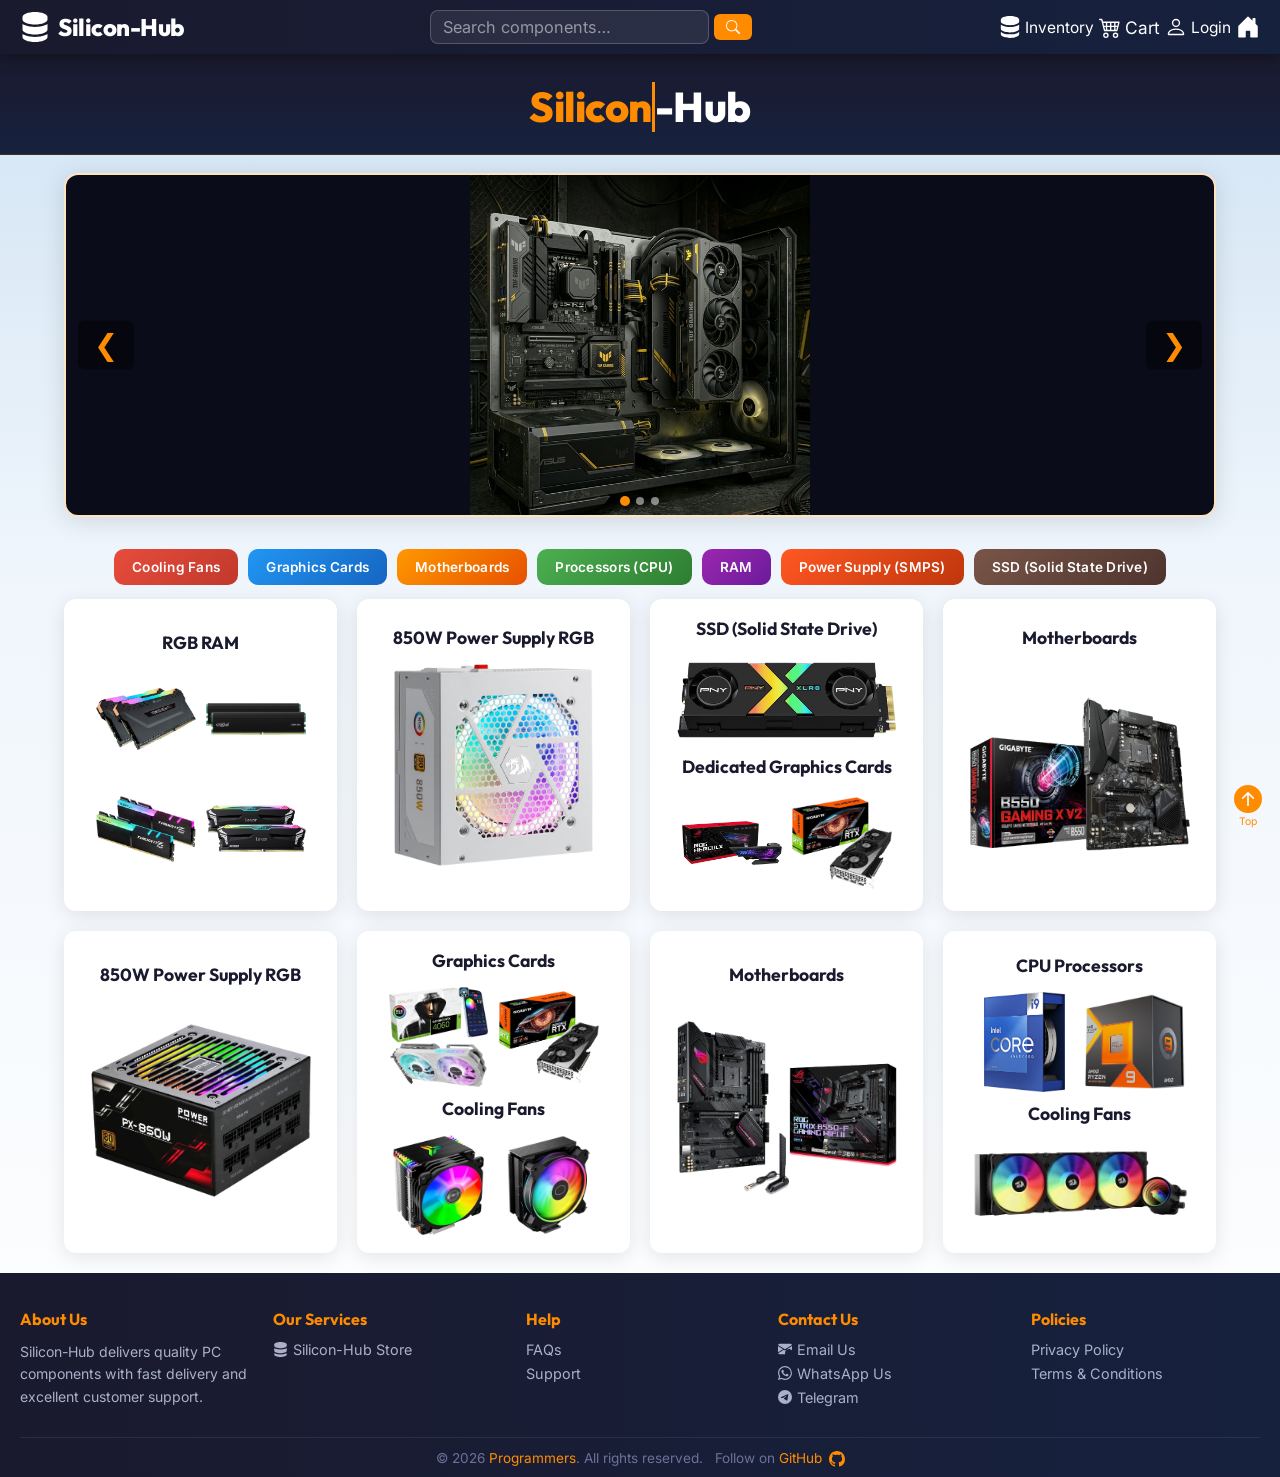
<file: index.html>
<!DOCTYPE html>
<html lang="en">
<head>
  <meta charset="UTF-8">
  <meta name="viewport" content="width=device-width, initial-scale=1.0">
  <meta name="description" content="Silicon-Hub - Shop PC components including CPUs, GPUs, RAM, SSDs, Motherboards, Cooling Fans and Power Supplies.">
  <title>Silicon-Hub - PC Components Store</title>
  <link rel="icon" href="assets/images/favicon.svg" type="image/svg+xml">
  <link rel="stylesheet" href="css/styles.css">
</head>
<body>

  
  <header>
    <nav class="site-header">
      <div class="brand">
        <svg xmlns="http://www.w3.org/2000/svg" width="30" height="30" fill="currentColor" viewBox="0 0 16 16">
          <path d="M1.333 2.667C1.333 1.194 4.318 0 8 0s6.667 1.194 6.667 2.667V4c0 1.473-2.985 2.667-6.667 2.667S1.333 5.473 1.333 4z"/>
          <path d="M1.333 6.334v3C1.333 10.805 4.318 12 8 12s6.667-1.194 6.667-2.667V6.334a6.5 6.5 0 0 1-1.458.79C11.81 7.684 9.967 8 8 8s-3.809-.317-5.208-.876a6.5 6.5 0 0 1-1.458-.79z"/>
          <path d="M14.667 11.668a6.5 6.5 0 0 1-1.458.789c-1.4.56-3.242.876-5.21.876-1.966 0-3.809-.316-5.208-.876a6.5 6.5 0 0 1-1.458-.79v1.666C1.333 14.806 4.318 16 8 16s6.667-1.194 6.667-2.667z"/>
        </svg>
        Silicon-Hub
      </div>

      <div>
        <input type="search" id="serch" name="search" placeholder="Search components…" aria-label="Search products">
        <button onclick="serch()" id="search-button" aria-label="Search">
          <svg xmlns="http://www.w3.org/2000/svg" width="14" height="14" fill="currentColor" viewBox="0 0 16 16">
            <path d="M11.742 10.344a6.5 6.5 0 1 0-1.397 1.398h-.001q.044.06.098.115l3.85 3.85a1 1 0 0 0 1.415-1.414l-3.85-3.85a1 1 0 0 0-.115-.1zM12 6.5a5.5 5.5 0 1 1-11 0 5.5 5.5 0 0 1 11 0"/>
          </svg>
        </button>
      </div>

      <div>
        <a href="pages/inventory.html">
          <button id="btn-inventory">
            <svg xmlns="http://www.w3.org/2000/svg" width="22" height="22" fill="currentColor" viewBox="0 0 16 16">
              <path d="M1.333 2.667C1.333 1.194 4.318 0 8 0s6.667 1.194 6.667 2.667V4c0 1.473-2.985 2.667-6.667 2.667S1.333 5.473 1.333 4z"/>
              <path d="M1.333 6.334v3C1.333 10.805 4.318 12 8 12s6.667-1.194 6.667-2.667V6.334a6.5 6.5 0 0 1-1.458.79C11.81 7.684 9.967 8 8 8s-3.809-.317-5.208-.876a6.5 6.5 0 0 1-1.458-.79z"/>
              <path d="M14.667 11.668a6.5 6.5 0 0 1-1.458.789c-1.4.56-3.242.876-5.21.876-1.966 0-3.809-.316-5.208-.876a6.5 6.5 0 0 1-1.458-.79v1.666C1.333 14.806 4.318 16 8 16s6.667-1.194 6.667-2.667z"/>
            </svg>
            Inventory
          </button>
        </a>

        <button id="btn-cart" onclick="cart()">
          <svg xmlns="http://www.w3.org/2000/svg" width="22" height="22" fill="currentColor" viewBox="0 0 16 16">
            <path d="M0 2.5A.5.5 0 0 1 .5 2H2a.5.5 0 0 1 .485.379L2.89 4H14.5a.5.5 0 0 1 .485.621l-1.5 6A.5.5 0 0 1 13 11H4a.5.5 0 0 1-.485-.379L1.61 3H.5a.5.5 0 0 1-.5-.5M3.14 5l.5 2H5V5zM6 5v2h2V5zm3 0v2h2V5zm3 0v2h1.36l.5-2zm1.11 3H12v2h.61zM11 8H9v2h2zM8 8H6v2h2zM5 8H3.89l.5 2H5zm0 5a1 1 0 1 0 0 2 1 1 0 0 0 0-2m-2 1a2 2 0 1 1 4 0 2 2 0 0 1-4 0m9-1a1 1 0 1 0 0 2 1 1 0 0 0 0-2m-2 1a2 2 0 1 1 4 0 2 2 0 0 1-4 0"/>
          </svg>
          Cart
        </button>

        <a href="login.html" id="login-link">
          <button id="btn-login">
            <svg xmlns="http://www.w3.org/2000/svg" width="22" height="22" fill="currentColor" viewBox="0 0 16 16">
              <path d="M8 8a3 3 0 1 0 0-6 3 3 0 0 0 0 6m2-3a2 2 0 1 1-4 0 2 2 0 0 1 4 0m4 8c0 1-1 1-1 1H3s-1 0-1-1 1-4 6-4 6 3 6 4m-1-.004c-.001-.246-.154-.986-.832-1.664C11.516 10.68 10.289 10 8 10s-3.516.68-4.168 1.332c-.678.678-.83 1.418-.832 1.664z"/>
            </svg>
            <span id="login-text">Login</span>
          </button>
        </a>

        <a href="index.html" aria-label="Home">
          <svg xmlns="http://www.w3.org/2000/svg" width="24" height="24" fill="currentColor" viewBox="0 0 16 16">
            <path d="M6.5 14.5v-3.505c0-.245.25-.495.5-.495h2c.25 0 .5.25.5.5v3.5a.5.5 0 0 0 .5.5h4a.5.5 0 0 0 .5-.5v-7a.5.5 0 0 0-.146-.354L13 5.793V2.5a.5.5 0 0 0-.5-.5h-1a.5.5 0 0 0-.5.5v1.293L8.354 1.146a.5.5 0 0 0-.708 0l-6 6A.5.5 0 0 0 1.5 7.5v7a.5.5 0 0 0 .5.5h4a.5.5 0 0 0 .5-.5"/>
          </svg>
        </a>
      </div>
    </nav>
  </header>

  
  <div class="animcont">
    <h2 class="anime"><span class="text-animation"></span>-Hub</h2>
  </div>

  
  <div class="carousel">
    <div class="carousel-inner">
      <div class="carousel-item">
        <img src="assets/images/cr2.png" alt="TUF Gaming Components" loading="eager">
      </div>
      <div class="carousel-item">
        <img src="assets/images/cr3.png" alt="ROG Gaming Components" loading="lazy">
      </div>
      <div class="carousel-item">
        <img src="assets/images/cr4.png" alt="MSI Gaming Components" loading="lazy">
      </div>
    </div>
    <button class="carousel-control prev" onclick="prevSlide(); resetCarouselTimer();" aria-label="Previous slide">&#10094;</button>
    <button class="carousel-control next" onclick="nextSlide(); resetCarouselTimer();" aria-label="Next slide">&#10095;</button>
  </div>

  
  <div class="navcont">
    <div><a href="pages/cooling-fans.html"><input class="link fan" value="Cooling Fans" type="button"></a></div>
    <div><a href="pages/graphic-cards.html"><input class="link graphics-card" value="Graphics Cards" type="button"></a></div>
    <div><a href="pages/motherboards.html"><input class="link motherboard" value="Motherboards" type="button"></a></div>
    <div><a href="pages/processors.html"><input class="link processor" value="Processors (CPU)" type="button"></a></div>
    <div><a href="pages/ram.html"><input class="link ram" value="RAM" type="button"></a></div>
    <div><a href="pages/power-supply.html"><input class="link smps" value="Power Supply (SMPS)" type="button"></a></div>
    <div><a href="pages/ssd.html"><input class="link ssd" value="SSD (Solid State Drive)" type="button"></a></div>
  </div>

  
  <div class="product-grid">
    <div class="product-card">
      <h3>RGB RAM</h3>
      <div class="img-group">
        <img style="width:100px;height:100px;" src="assets/images/ram/CorSair_RGB_ddr4_32_gb_ram.png" alt="Corsair RGB DDR4 32GB RAM" loading="lazy">
        <img style="width:100px;height:100px;" src="assets/images/ram/Curial_Pro_64_gb_ram_kit_ddr4.png" alt="Crucial Pro 64GB DDR4 RAM Kit" loading="lazy">
        <img style="width:100px;height:100px;" src="assets/images/ram/G-SKILL_RGB__2x16_gb_ram.png" alt="G.Skill RGB 2×16GB RAM" loading="lazy">
        <img style="width:100px;height:100px;" src="assets/images/ram/Lexar__2x16__gb_ram_ddr5.png" alt="Lexar 2×16GB DDR5 RAM" loading="lazy">
      </div>
    </div>
    <div class="product-card">
      <h3>850W Power Supply RGB</h3>
      <img style="width:220px;height:220px;" src="assets/images/power-supply/Redragon_psu007_850_watt_rgb_smps.png" alt="Redragon 850W RGB SMPS" loading="lazy">
    </div>
    <div class="product-card">
      <h3>SSD (Solid State Drive)</h3>
      <img style="width:220px;height:90px;" src="assets/images/ssd/PNY_rgb_1tb_ssd.png" alt="PNY RGB 1TB SSD" loading="lazy">
      <h3>Dedicated Graphics Cards</h3>
      <div class="img-group">
        <img style="width:100px;height:100px;" src="assets/images/graphic-cards/ROG_HERculux_graphic_card.png" alt="ROG Herculux Graphics Card" loading="lazy">
        <img style="width:100px;height:100px;" src="assets/images/graphic-cards/GiGABYTE_3060_gta_rtx_force.png" alt="Gigabyte RTX 3060 Graphics Card" loading="lazy">
      </div>
    </div>
    <div class="product-card">
      <h3>Motherboards</h3>
      <img style="width:220px;height:220px;" src="assets/images/motherboards/Gigabyte_B550_Gaming.png" alt="Gigabyte B550 Gaming Motherboard" loading="lazy">
    </div>
  </div>

  <br>

  <div class="product-grid">
    <div class="product-card">
      <h3>850W Power Supply RGB</h3>
      <img style="width:220px;height:220px;" src="assets/images/power-supply/SMPS_POINWER_850_watt_rgb_fan.png" alt="SMPS 850W RGB Fan" loading="lazy">
    </div>
    <div class="product-card">
      <h3>Graphics Cards</h3>
      <div class="img-group">
        <img style="width:100px;height:100px;" src="assets/images/graphic-cards/GLAX_GeForce_4060_8gb.png" alt="GALAX GeForce RTX 4060 8GB" loading="lazy">
        <img style="width:100px;height:100px;" src="assets/images/graphic-cards/GiGABYTE_3060_gta_rtx_force.png" alt="Gigabyte RTX 3060" loading="lazy">
      </div>
      <h3>Cooling Fans</h3>
      <div class="img-group">
        <img style="width:100px;height:100px;" src="assets/images/cooling-fans/JONSBO_RGB_cooling_Fan.png" alt="JONSBO RGB Cooling Fan" loading="lazy">
        <img style="width:100px;height:100px;" src="assets/images/cooling-fans/RGB_cpu_cooling_fan.png" alt="RGB CPU Cooling Fan" loading="lazy">
      </div>
    </div>
    <div class="product-card">
      <h3>Motherboards</h3>
      <img style="width:220px;height:220px;" src="assets/images/motherboards/Asus_ROG_Gaming.png" alt="Asus ROG Gaming Motherboard" loading="lazy">
    </div>
    <div class="product-card">
      <h3>CPU Processors</h3>
      <div class="img-group">
        <img style="width:100px;height:100px;" src="assets/images/processors/i9_24core.png" alt="Intel Core i9 24-core" loading="lazy">
        <img style="width:100px;height:100px;" src="assets/images/processors/AMD_Ryzen_9.png" alt="AMD Ryzen 9" loading="lazy">
      </div>
      <h3>Cooling Fans</h3>
      <img style="width:220px;height:90px;" src="assets/images/cooling-fans/Reddragon_RGB_3+1_cooling_fan.png" alt="Redragon RGB 3+1 Cooling Fan" loading="lazy">
    </div>
  </div>

  
  <footer class="footer">
    <div class="footer-content">
      <div class="footer-section">
        <h3>About Us</h3>
        <p>Silicon-Hub delivers quality PC components with fast delivery and excellent customer support.</p>
      </div>
      <div class="footer-section">
        <h3>Our Services</h3>
        <ul>
          <li>
            <a href="index.html">
              <svg xmlns="http://www.w3.org/2000/svg" width="15" height="15" fill="currentColor" viewBox="0 0 16 16">
                <path d="M1.333 2.667C1.333 1.194 4.318 0 8 0s6.667 1.194 6.667 2.667V4c0 1.473-2.985 2.667-6.667 2.667S1.333 5.473 1.333 4z"/>
                <path d="M1.333 6.334v3C1.333 10.805 4.318 12 8 12s6.667-1.194 6.667-2.667V6.334a6.5 6.5 0 0 1-1.458.79C11.81 7.684 9.967 8 8 8s-3.809-.317-5.208-.876a6.5 6.5 0 0 1-1.458-.79z"/>
                <path d="M14.667 11.668a6.5 6.5 0 0 1-1.458.789c-1.4.56-3.242.876-5.21.876-1.966 0-3.809-.316-5.208-.876a6.5 6.5 0 0 1-1.458-.79v1.666C1.333 14.806 4.318 16 8 16s6.667-1.194 6.667-2.667z"/>
              </svg>
              Silicon-Hub Store
            </a>
          </li>
        </ul>
      </div>
      <div class="footer-section">
        <h3>Help</h3>
        <ul>
          <li><a href="#">FAQs</a></li>
          <li><a href="#">Support</a></li>
        </ul>
      </div>
      <div class="footer-section">
        <h3>Contact Us</h3>
        <ul>
          <li>
            <a href="mailto:programmers@outlook.com">
              <svg xmlns="http://www.w3.org/2000/svg" width="14" height="14" fill="currentColor" viewBox="0 0 16 16">
                <path d="M2 2A2 2 0 0 0 .05 3.555L8 8.414l7.95-4.859A2 2 0 0 0 14 2zm-2 9.8V4.698l5.803 3.546zm6.761-2.97-6.57 4.026A2 2 0 0 0 2 14h6.256A4.5 4.5 0 0 1 8 12.5a4.49 4.49 0 0 1 1.606-3.446l-.367-.225L8 9.586zM16 9.671V4.697l-5.803 3.546.338.208A4.5 4.5 0 0 1 12.5 8c1.414 0 2.675.652 3.5 1.671"/>
              </svg>
              Email Us
            </a>
          </li>
          <li>
            <a href="https://wa.me/+919426729233?text=Hi%20Programmers" target="_blank" rel="noopener">
              <svg xmlns="http://www.w3.org/2000/svg" width="14" height="14" fill="currentColor" viewBox="0 0 16 16">
                <path d="M13.601 2.326A7.85 7.85 0 0 0 7.994 0C3.627 0 .068 3.558.064 7.926c0 1.399.366 2.76 1.057 3.965L0 16l4.204-1.102a7.9 7.9 0 0 0 3.79.965h.004c4.368 0 7.926-3.558 7.93-7.93A7.9 7.9 0 0 0 13.6 2.326zM7.994 14.521a6.6 6.6 0 0 1-3.356-.92l-.24-.144-2.494.654.666-2.433-.156-.251a6.56 6.56 0 0 1-1.007-3.505c0-3.626 2.957-6.584 6.591-6.584a6.56 6.56 0 0 1 4.66 1.931 6.56 6.56 0 0 1 1.928 4.66c-.004 3.639-2.961 6.592-6.592 6.592m3.615-4.934c-.197-.099-1.17-.578-1.353-.646-.182-.065-.315-.099-.445.099-.133.197-.513.646-.627.775-.114.133-.232.148-.43.05-.197-.1-.836-.308-1.592-.985-.59-.525-.985-1.175-1.103-1.372-.114-.198-.011-.304.088-.403.087-.088.197-.232.296-.346.1-.114.133-.198.198-.33.065-.134.034-.248-.015-.347-.05-.099-.445-1.076-.612-1.47-.16-.389-.323-.335-.445-.34-.114-.007-.247-.007-.38-.007a.73.73 0 0 0-.529.247c-.182.198-.691.677-.691 1.654s.71 1.916.81 2.049c.098.133 1.394 2.132 3.383 2.992.47.205.84.326 1.129.418.475.152.904.129 1.246.08.38-.058 1.171-.48 1.338-.943.164-.464.164-.86.114-.943-.049-.084-.182-.133-.38-.232"/>
              </svg>
              WhatsApp Us
            </a>
          </li>
          <li>
            <a href="https://t.me/progrmmers" target="_blank" rel="noopener">
              <svg xmlns="http://www.w3.org/2000/svg" width="14" height="14" fill="currentColor" viewBox="0 0 16 16">
                <path d="M16 8A8 8 0 1 1 0 8a8 8 0 0 1 16 0M8.287 5.906q-1.168.486-4.666 2.01-.567.225-.595.442c-.03.243.275.339.69.47l.175.055c.408.133.958.288 1.243.294q.39.01.868-.32 3.269-2.206 3.374-2.23c.05-.012.12-.026.166.016s.042.12.037.141c-.03.129-1.227 1.241-1.846 1.817-.193.18-.33.307-.358.336a8 8 0 0 1-.188.186c-.38.366-.664.64.015 1.088.327.216.589.393.85.571.284.194.568.387.936.629q.14.092.27.187c.331.236.63.448.997.414.214-.02.435-.22.547-.82.265-1.417.786-4.486.906-5.751a1.4 1.4 0 0 0-.013-.315.34.34 0 0 0-.114-.217.53.53 0 0 0-.31-.093c-.3.005-.763.166-2.984 1.09"/>
              </svg>
              Telegram
            </a>
          </li>
        </ul>
      </div>
      <div class="footer-section">
        <h3>Policies</h3>
        <ul>
          <li><a href="#">Privacy Policy</a></li>
          <li><a href="#">Terms &amp; Conditions</a></li>
        </ul>
      </div>
    </div>
    <div class="footer-bottom">
      <ul>
        <li>&copy; 2026 <a href="https://github.com/RishiBuilds" target="_blank" rel="noopener">Programmers</a>. All rights reserved.</li>
        <li>
          Follow on
          <a href="https://github.com/RishiBuilds" target="_blank" rel="noopener">
            GitHub
            <svg xmlns="http://www.w3.org/2000/svg" width="16" height="16" fill="currentColor" viewBox="0 0 16 16" style="vertical-align:middle;margin-left:3px;">
              <path d="M8 0C3.58 0 0 3.58 0 8c0 3.54 2.29 6.53 5.47 7.59.4.07.55-.17.55-.38 0-.19-.01-.82-.01-1.49-2.01.37-2.53-.49-2.69-.94-.09-.23-.48-.94-.82-1.13-.28-.15-.68-.52-.01-.53.63-.01 1.08.58 1.23.82.72 1.21 1.87.87 2.33.66.07-.52.28-.87.51-1.07-1.78-.2-3.64-.89-3.64-3.95 0-.87.31-1.59.82-2.15-.08-.2-.36-1.02.08-2.12 0 0 .67-.21 2.2.82.64-.18 1.32-.27 2-.27s1.36.09 2 .27c1.53-1.04 2.2-.82 2.2-.82.44 1.1.16 1.92.08 2.12.51.56.82 1.27.82 2.15 0 3.07-1.87 3.75-3.65 3.95.29.25.54.73.54 1.48 0 1.07-.01 1.93-.01 2.2 0 .21.15.46.55.38A8.01 8.01 0 0 0 16 8c0-4.42-3.58-8-8-8"/>
            </svg>
          </a>
        </li>
      </ul>
    </div>

    <a id="backToTopBtn" role="button" tabindex="0" aria-label="Back to top">
      <svg xmlns="http://www.w3.org/2000/svg" width="28" height="28" fill="currentColor" viewBox="0 0 16 16">
        <path d="M16 8A8 8 0 1 0 0 8a8 8 0 0 0 16 0m-7.5 3.5a.5.5 0 0 1-1 0V5.707L5.354 7.854a.5.5 0 1 1-.708-.708l3-3a.5.5 0 0 1 .708 0l3 3a.5.5 0 0 1-.708.708L8.5 5.707z"/>
      </svg>
      <span>Top</span>
    </a>
  </footer>

  
  <script src="js/main.js"></script>
  <script>
    // Back to top
    document.getElementById('backToTopBtn').onclick = function () {
      window.scrollTo({ top: 0, behavior: 'smooth' });
      return false;
    };

    // Typewriter animation
    const texts = ['Silicon', 'Smart', 'Superior', 'Sleek', 'Supreme', 'Stellar', 'Select'];
    let count = 0, idx = 0, currentText = '', letter = '', isDeleting = false, typeSpeed = 100;

    (function type() {
      currentText = texts[count];
      letter = isDeleting ? currentText.slice(0, --idx) : currentText.slice(0, ++idx);
      document.querySelector('.text-animation').textContent = letter;

      if (!isDeleting && letter.length === currentText.length) {
        typeSpeed = 2000; isDeleting = true;
      } else if (isDeleting && letter.length === 0) {
        isDeleting = false;
        count = (count + 1) % texts.length;
        typeSpeed = 500;
      } else {
        typeSpeed = isDeleting ? 50 : 100;
      }
      setTimeout(type, typeSpeed);
    })();
  </script>
</body>
</html>
</file>
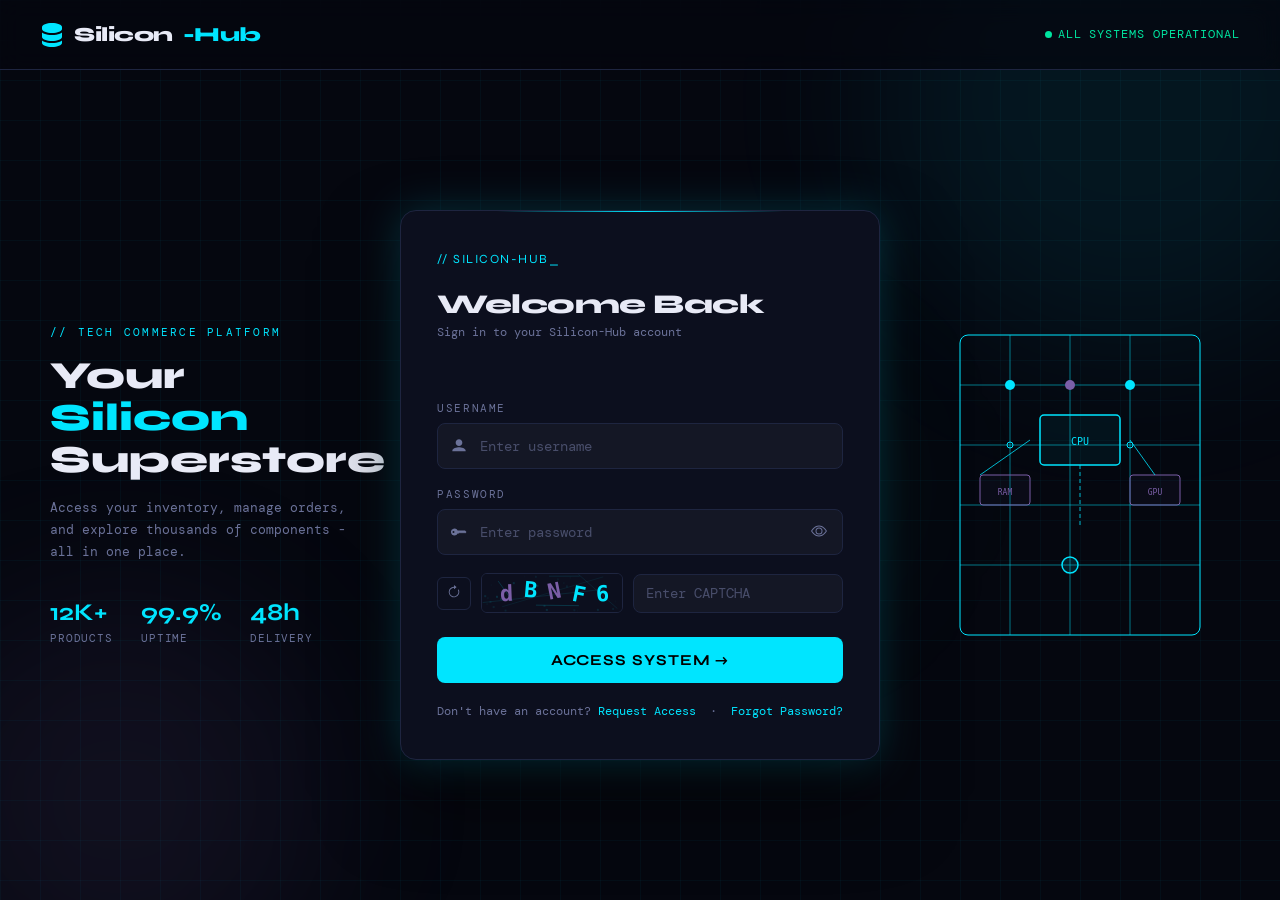
<file: login.html>
<!DOCTYPE html>
<html lang="en">
<head>
    <meta charset="UTF-8">
    <meta name="viewport" content="width=device-width, initial-scale=1.0">
    <title>Silicon-Hub - Login</title>
    <link rel="preconnect" href="https://fonts.googleapis.com">
    <link href="https://fonts.googleapis.com/css2?family=Syne:wght@400;600;700;800&family=DM+Mono:wght@300;400;500&display=swap" rel="stylesheet">
    <style>
        *, *::before, *::after { box-sizing: border-box; margin: 0; padding: 0; }

        :root {
            --bg:        #05070f;
            --panel:     #0c0f1e;
            --border:    #1e2540;
            --accent:    #00e5ff;
            --accent2:   #7b5ea7;
            --text:      #e8eaf6;
            --muted:     #6b7299;
            --error:     #ff4d6d;
            --success:   #00e5a0;
            --glow:      0 0 40px rgba(0,229,255,.18);
        }

        html, body {
            height: 100%;
            background: var(--bg);
            color: var(--text);
            font-family: 'DM Mono', monospace;
            overflow: hidden;
        }

        /*GRID BACKGROUND*/
        body::before {
            content: '';
            position: fixed; inset: 0;
            background-image:
                linear-gradient(rgba(0,229,255,.04) 1px, transparent 1px),
                linear-gradient(90deg, rgba(0,229,255,.04) 1px, transparent 1px);
            background-size: 40px 40px;
            pointer-events: none;
            z-index: 0;
        }

        /*GLOWING ORBS*/
        .orb {
            position: fixed;
            border-radius: 50%;
            filter: blur(80px);
            pointer-events: none;
            z-index: 0;
            animation: drift 12s ease-in-out infinite alternate;
        }
        .orb1 { width: 500px; height: 500px; background: rgba(0,229,255,.07); top: -150px; right: -100px; animation-delay: 0s; }
        .orb2 { width: 400px; height: 400px; background: rgba(123,94,167,.10); bottom: -100px; left: -80px; animation-delay: -5s; }
        .orb3 { width: 250px; height: 250px; background: rgba(0,229,160,.05); top: 40%; left: 50%; animation-delay: -3s; }

        @keyframes drift {
            from { transform: translate(0, 0) scale(1); }
            to   { transform: translate(30px, 20px) scale(1.05); }
        }

        /*LAYOUT*/
        .page {
            position: relative; z-index: 1;
            display: grid;
            grid-template-columns: 1fr 480px 1fr;
            grid-template-rows: 70px 1fr;
            height: 100vh;
        }

        /*HEADER*/
        header {
            grid-column: 1 / -1;
            display: flex;
            align-items: center;
            justify-content: space-between;
            padding: 0 40px;
            border-bottom: 1px solid var(--border);
            background: rgba(5,7,15,.7);
            backdrop-filter: blur(12px);
        }

        .logo {
            display: flex;
            align-items: center;
            gap: 10px;
            font-family: 'Syne', sans-serif;
            font-weight: 800;
            font-size: 1.25rem;
            letter-spacing: -.5px;
            color: var(--text);
            text-decoration: none;
        }
        .logo svg { color: var(--accent); }
        .logo span { color: var(--accent); }

        .header-right {
            display: flex;
            align-items: center;
            gap: 6px;
        }
        .status-dot {
            width: 7px; height: 7px;
            background: var(--success);
            border-radius: 50%;
            animation: pulse 2s infinite;
        }
        @keyframes pulse {
            0%,100% { opacity: 1; box-shadow: 0 0 0 0 rgba(0,229,160,.4); }
            50%      { opacity: .8; box-shadow: 0 0 0 5px rgba(0,229,160,0); }
        }
        .status-text { font-size: .72rem; color: var(--success); letter-spacing: .08em; }

        /*LEFT SIDE DECORATION*/
        .side-left {
            display: flex;
            align-items: center;
            justify-content: center;
            padding: 40px;
        }
        .tagline-block {
            max-width: 300px;
            animation: fadeUp .8s ease both;
        }
        .tagline-label {
            font-size: .7rem;
            letter-spacing: .2em;
            color: var(--accent);
            text-transform: uppercase;
            margin-bottom: 16px;
        }
        .tagline-title {
            font-family: 'Syne', sans-serif;
            font-size: 2.4rem;
            font-weight: 800;
            line-height: 1.1;
            color: var(--text);
        }
        .tagline-title .highlight { color: var(--accent); }
        .tagline-sub {
            margin-top: 16px;
            font-size: .8rem;
            color: var(--muted);
            line-height: 1.7;
        }
        .stat-row {
            display: flex;
            gap: 28px;
            margin-top: 36px;
        }
        .stat { display: flex; flex-direction: column; gap: 4px; }
        .stat-n { font-family: 'Syne', sans-serif; font-weight: 700; font-size: 1.5rem; color: var(--accent); }
        .stat-l { font-size: .68rem; color: var(--muted); letter-spacing: .08em; text-transform: uppercase; }

        /*RIGHT SIDE DECORATION*/
        .side-right {
            display: flex;
            align-items: center;
            justify-content: center;
            padding: 40px;
        }
        .circuit {
            opacity: .15;
            width: 260px;
            animation: fadeUp .8s .2s ease both;
        }

        /*LOGIN CARD*/
        .card-col {
            display: flex;
            align-items: center;
            justify-content: center;
            padding: 30px 0;
        }
        .card {
            width: 100%;
            background: var(--panel);
            border: 1px solid var(--border);
            border-radius: 16px;
            padding: 40px 36px;
            box-shadow: var(--glow), 0 40px 80px rgba(0,0,0,.5);
            animation: fadeUp .6s .1s ease both;
            position: relative;
            overflow: hidden;
        }
        .card::before {
            content: '';
            position: absolute;
            top: 0; left: 20%; right: 20%; height: 1px;
            background: linear-gradient(90deg, transparent, var(--accent), transparent);
        }

        .card-title {
            font-family: 'Syne', sans-serif;
            font-weight: 800;
            font-size: 1.7rem;
            letter-spacing: -.5px;
            margin-bottom: 4px;
        }
        .card-sub {
            font-size: .75rem;
            color: var(--muted);
            margin-bottom: 32px;
        }

        /*TYPEWRITER*/
        .typewriter {
            font-family: 'Syne', sans-serif;
            font-size: .78rem;
            color: var(--accent);
            letter-spacing: .12em;
            text-transform: uppercase;
            margin-bottom: 20px;
            min-height: 1.4em;
        }
        .cursor { animation: blink .7s step-end infinite; }
        @keyframes blink { 50% { opacity: 0; } }

        /*FORM FIELDS*/
        .field { position: relative; margin-bottom: 18px; }
        .field label {
            display: block;
            font-size: .68rem;
            letter-spacing: .15em;
            text-transform: uppercase;
            color: var(--muted);
            margin-bottom: 8px;
        }
        .field-wrap {
            position: relative;
            display: flex;
            align-items: center;
        }
        .field-icon {
            position: absolute;
            left: 14px;
            color: var(--muted);
            pointer-events: none;
            transition: color .2s;
        }
        .field input {
            width: 100%;
            background: rgba(255,255,255,.03);
            border: 1px solid var(--border);
            border-radius: 8px;
            padding: 13px 14px 13px 42px;
            font-family: 'DM Mono', monospace;
            font-size: .88rem;
            color: var(--text);
            outline: none;
            transition: border-color .2s, box-shadow .2s;
        }
        .field input::placeholder { color: var(--muted); opacity: .6; }
        .field input:focus {
            border-color: var(--accent);
            box-shadow: 0 0 0 3px rgba(0,229,255,.08);
        }
        .field input:focus ~ .field-icon,
        .field-wrap:focus-within .field-icon { color: var(--accent); }

        .toggle-pw {
            position: absolute; right: 12px;
            background: none; border: none;
            color: var(--muted); cursor: pointer;
            transition: color .2s;
            padding: 4px;
        }
        .toggle-pw:hover { color: var(--accent); }

        /*CAPTCHA*/
        .captcha-row {
            display: flex;
            align-items: center;
            gap: 10px;
            margin-bottom: 24px;
        }
        canvas#captchaCanvas {
            border-radius: 6px;
            border: 1px solid var(--border);
            flex-shrink: 0;
        }
        .reload-btn {
            background: none; border: 1px solid var(--border);
            border-radius: 6px; padding: 7px 9px;
            color: var(--muted); cursor: pointer;
            transition: border-color .2s, color .2s;
            flex-shrink: 0;
        }
        .reload-btn:hover { border-color: var(--accent); color: var(--accent); }
        .captcha-input {
            flex: 1;
            background: rgba(255,255,255,.03);
            border: 1px solid var(--border);
            border-radius: 8px;
            padding: 10px 12px;
            font-family: 'DM Mono', monospace;
            font-size: .85rem;
            color: var(--text);
            outline: none;
            transition: border-color .2s, box-shadow .2s;
        }
        .captcha-input:focus {
            border-color: var(--accent);
            box-shadow: 0 0 0 3px rgba(0,229,255,.08);
        }
        .captcha-input::placeholder { color: var(--muted); opacity: .6; }

        /*MESSAGE*/
        #message {
            font-size: .78rem;
            min-height: 1.2em;
            margin-bottom: 14px;
            text-align: center;
            transition: color .3s;
        }
        #message.error   { color: var(--error); }
        #message.success { color: var(--success); }

        /*SUBMIT BUTTON*/
        .submit-btn {
            width: 100%;
            padding: 14px;
            background: var(--accent);
            color: #000;
            font-family: 'Syne', sans-serif;
            font-weight: 700;
            font-size: .95rem;
            letter-spacing: .06em;
            border: none;
            border-radius: 8px;
            cursor: pointer;
            position: relative;
            overflow: hidden;
            transition: transform .15s, box-shadow .2s;
        }
        .submit-btn::after {
            content: '';
            position: absolute; inset: 0;
            background: rgba(255,255,255,0);
            transition: background .2s;
        }
        .submit-btn:hover { transform: translateY(-1px); box-shadow: 0 8px 28px rgba(0,229,255,.3); }
        .submit-btn:hover::after { background: rgba(255,255,255,.1); }
        .submit-btn:active { transform: translateY(0); }

        /*LINKS*/
        .card-footer {
            text-align: center;
            margin-top: 20px;
            font-size: .75rem;
            color: var(--muted);
        }
        .card-footer a { color: var(--accent); text-decoration: none; }
        .card-footer a:hover { text-decoration: underline; }

        /*ANIMATIONS*/
        @keyframes fadeUp {
            from { opacity: 0; transform: translateY(20px); }
            to   { opacity: 1; transform: translateY(0); }
        }

        /*RESPONSIVE*/
        @media (max-width: 900px) {
            .page { grid-template-columns: 1fr; grid-template-rows: 70px 1fr; }
            .side-left, .side-right { display: none; }
            .card-col { padding: 20px; }
        }
    </style>
</head>
<body>

<div class="orb orb1"></div>
<div class="orb orb2"></div>
<div class="orb orb3"></div>

<div class="page">

    
    <header>
        <a class="logo" href="#">
            <svg xmlns="http://www.w3.org/2000/svg" width="24" height="24" fill="currentColor" viewBox="0 0 16 16">
                <path d="M1.333 2.667C1.333 1.194 4.318 0 8 0s6.667 1.194 6.667 2.667V4c0 1.473-2.985 2.667-6.667 2.667S1.333 5.473 1.333 4z"/>
                <path d="M1.333 6.334v3C1.333 10.805 4.318 12 8 12s6.667-1.194 6.667-2.667V6.334a6.5 6.5 0 0 1-1.458.79C11.81 7.684 9.967 8 8 8s-3.809-.317-5.208-.876a6.5 6.5 0 0 1-1.458-.79z"/>
                <path d="M14.667 11.668a6.5 6.5 0 0 1-1.458.789c-1.4.56-3.242.876-5.21.876-1.966 0-3.809-.316-5.208-.876a6.5 6.5 0 0 1-1.458-.79v1.666C1.333 14.806 4.318 16 8 16s6.667-1.194 6.667-2.667z"/>
            </svg>
            Silicon<span>-Hub</span>
        </a>
        <div class="header-right">
            <div class="status-dot"></div>
            <span class="status-text">ALL SYSTEMS OPERATIONAL</span>
        </div>
    </header>

    
    <div class="side-left">
        <div class="tagline-block">
            <p class="tagline-label">// Tech Commerce Platform</p>
            <h2 class="tagline-title">Your <span class="highlight">Silicon</span><br>Superstore</h2>
            <p class="tagline-sub">Access your inventory, manage orders, and explore thousands of components - all in one place.</p>
            <div class="stat-row">
                <div class="stat"><span class="stat-n">12K+</span><span class="stat-l">Products</span></div>
                <div class="stat"><span class="stat-n">99.9%</span><span class="stat-l">Uptime</span></div>
                <div class="stat"><span class="stat-n">48h</span><span class="stat-l">Delivery</span></div>
            </div>
        </div>
    </div>

    
    <div class="card-col">
        <div class="card">
            <p class="typewriter"><span id="tw"></span><span class="cursor">_</span></p>
            <h2 class="card-title">Welcome Back</h2>
            <p class="card-sub">Sign in to your Silicon-Hub account</p>

            <p id="message"></p>

            <form id="loginForm" autocomplete="off" novalidate>

                <div class="field">
                    <label for="username">Username</label>
                    <div class="field-wrap">
                        <svg class="field-icon" xmlns="http://www.w3.org/2000/svg" width="16" height="16" fill="currentColor" viewBox="0 0 24 24">
                            <path d="M12 12c2.76 0 5-2.24 5-5s-2.24-5-5-5-5 2.24-5 5 2.24 5 5 5zm0 2c-3.31 0-10 1.67-10 5v1h20v-1c0-3.33-6.69-5-10-5z"/>
                        </svg>
                        <input type="text" id="username" name="username" placeholder="Enter username" required>
                    </div>
                </div>

                <div class="field">
                    <label for="password">Password</label>
                    <div class="field-wrap">
                        <svg class="field-icon" xmlns="http://www.w3.org/2000/svg" width="16" height="16" fill="currentColor" viewBox="0 0 16 16">
                            <path d="M3.5 11.5a3.5 3.5 0 1 1 3.163-5H14L15.5 8 14 9.5l-1-1-1 1-1-1-1 1-1-1-1 1H6.663a3.5 3.5 0 0 1-3.163 2M2.5 9a1 1 0 1 0 0-2 1 1 0 0 0 0 2"/>
                        </svg>
                        <input type="password" id="password" name="password" placeholder="Enter password" required>
                        <button type="button" class="toggle-pw" id="togglePw" aria-label="Toggle password visibility">
                            <svg id="eyeIcon" xmlns="http://www.w3.org/2000/svg" width="16" height="16" fill="currentColor" viewBox="0 0 16 16">
                                <path d="M16 8s-3-5.5-8-5.5S0 8 0 8s3 5.5 8 5.5S16 8 16 8M1.173 8a13 13 0 0 1 1.66-2.043C4.12 4.668 5.88 3.5 8 3.5s3.879 1.168 5.168 2.457A13 13 0 0 1 14.828 8q-.086.13-.195.288c-.335.48-.83 1.12-1.465 1.755C11.879 11.332 10.119 12.5 8 12.5s-3.879-1.168-5.168-2.457A13 13 0 0 1 1.172 8z"/>
                                <path d="M8 5.5a2.5 2.5 0 1 0 0 5 2.5 2.5 0 0 0 0-5M4.5 8a3.5 3.5 0 1 1 7 0 3.5 3.5 0 0 1-7 0"/>
                            </svg>
                        </button>
                    </div>
                </div>

                
                <div class="captcha-row">
                    <button type="button" class="reload-btn" onclick="generateCaptcha()" title="Refresh CAPTCHA">
                        <svg xmlns="http://www.w3.org/2000/svg" width="14" height="14" fill="currentColor" viewBox="0 0 16 16">
                            <path fill-rule="evenodd" d="M8 3a5 5 0 1 0 4.546 2.914.5.5 0 0 1 .908-.417A6 6 0 1 1 8 2z"/>
                            <path d="M8 4.466V.534a.25.25 0 0 1 .41-.192l2.36 1.966c.12.1.12.284 0 .384L8.41 4.658A.25.25 0 0 1 8 4.466"/>
                        </svg>
                    </button>
                    <canvas id="captchaCanvas" width="140" height="38"></canvas>
                    <input type="text" class="captcha-input" id="captchaInput" placeholder="Enter CAPTCHA" required>
                </div>

                <button type="submit" class="submit-btn">ACCESS SYSTEM →</button>
            </form>

            <div class="card-footer">
                Don't have an account? <a href="#">Request Access</a> &nbsp;·&nbsp; <a href="#">Forgot Password?</a>
            </div>
        </div>
    </div>

    
    <div class="side-right">
        <svg class="circuit" viewBox="0 0 260 320" fill="none" xmlns="http://www.w3.org/2000/svg">
            <rect x="10" y="10" width="240" height="300" rx="8" stroke="#00e5ff" stroke-width="1"/>
            <line x1="10" y1="60" x2="250" y2="60" stroke="#00e5ff" stroke-width=".5"/>
            <line x1="10" y1="120" x2="250" y2="120" stroke="#00e5ff" stroke-width=".5"/>
            <line x1="10" y1="180" x2="250" y2="180" stroke="#00e5ff" stroke-width=".5"/>
            <line x1="10" y1="240" x2="250" y2="240" stroke="#00e5ff" stroke-width=".5"/>
            <line x1="60" y1="10" x2="60" y2="310" stroke="#00e5ff" stroke-width=".5"/>
            <line x1="120" y1="10" x2="120" y2="310" stroke="#00e5ff" stroke-width=".5"/>
            <line x1="180" y1="10" x2="180" y2="310" stroke="#00e5ff" stroke-width=".5"/>
            <rect x="90" y="90" width="80" height="50" rx="4" stroke="#00e5ff" stroke-width="1.5" fill="rgba(0,229,255,.05)"/>
            <text x="130" y="120" font-size="10" fill="#00e5ff" text-anchor="middle" font-family="monospace">CPU</text>
            <rect x="30" y="150" width="50" height="30" rx="3" stroke="#7b5ea7" stroke-width="1" fill="rgba(123,94,167,.05)"/>
            <text x="55" y="170" font-size="8" fill="#7b5ea7" text-anchor="middle" font-family="monospace">RAM</text>
            <rect x="180" y="150" width="50" height="30" rx="3" stroke="#7b5ea7" stroke-width="1" fill="rgba(123,94,167,.05)"/>
            <text x="205" y="170" font-size="8" fill="#7b5ea7" text-anchor="middle" font-family="monospace">GPU</text>
            <line x1="80" y1="115" x2="30" y2="150" stroke="#00e5ff" stroke-width=".8"/>
            <line x1="180" y1="115" x2="205" y2="150" stroke="#00e5ff" stroke-width=".8"/>
            <circle cx="60" cy="60" r="5" fill="#00e5ff"/>
            <circle cx="120" cy="60" r="5" fill="#7b5ea7"/>
            <circle cx="180" cy="60" r="5" fill="#00e5ff"/>
            <circle cx="60" cy="120" r="3" stroke="#00e5ff" stroke-width="1"/>
            <circle cx="180" cy="120" r="3" stroke="#00e5ff" stroke-width="1"/>
            <circle cx="120" cy="240" r="8" stroke="#00e5ff" stroke-width="1.5" fill="rgba(0,229,255,.1)"/>
            <line x1="130" y1="140" x2="130" y2="200" stroke="#00e5ff" stroke-width=".8" stroke-dasharray="4 3"/>
        </svg>
    </div>

</div>

<script>
    /*CAPTCHA*/
    let captchaText = '';
    function generateCaptcha() {
        const canvas = document.getElementById('captchaCanvas');
        const ctx = canvas.getContext('2d');
        const chars = 'ABCDEFGHJKLMNPQRSTUVWXYZabcdefghjkmnpqrstuvwxyz23456789';
        captchaText = Array.from({ length: 5 }, () => chars[Math.floor(Math.random() * chars.length)]).join('');

        ctx.clearRect(0, 0, canvas.width, canvas.height);
        ctx.fillStyle = '#0c0f1e';
        ctx.fillRect(0, 0, canvas.width, canvas.height);

        // noise lines
        for (let i = 0; i < 6; i++) {
            ctx.strokeStyle = `rgba(0,229,255,${Math.random() * .2 + .05})`;
            ctx.lineWidth = 1;
            ctx.beginPath();
            ctx.moveTo(Math.random() * canvas.width, Math.random() * canvas.height);
            ctx.lineTo(Math.random() * canvas.width, Math.random() * canvas.height);
            ctx.stroke();
        }

        // noise dots
        for (let i = 0; i < 30; i++) {
            ctx.fillStyle = `rgba(0,229,255,${Math.random() * .15})`;
            ctx.fillRect(Math.random() * canvas.width, Math.random() * canvas.height, 2, 2);
        }

        ctx.font = 'bold 22px DM Mono, monospace';
        ctx.textBaseline = 'middle';
        captchaText.split('').forEach((ch, i) => {
            const hue = Math.random() > .5 ? '0,229,255' : '123,94,167';
            ctx.fillStyle = `rgb(${hue})`;
            ctx.save();
            ctx.translate(18 + i * 24, canvas.height / 2 + (Math.random() * 6 - 3));
            ctx.rotate((Math.random() - .5) * 0.4);
            ctx.fillText(ch, 0, 0);
            ctx.restore();
        });
    }
    generateCaptcha();

    /*PASSWORD TOGGLE*/
    document.getElementById('togglePw').addEventListener('click', () => {
        const pw = document.getElementById('password');
        pw.type = pw.type === 'password' ? 'text' : 'password';
    });

    /*TYPEWRITER*/
    const phrases = ['// Silicon-Hub', '> SECURE ACCESS', '{ auth: true }', '$ login --now'];
    let pi = 0, ci = 0, del = false, tw = document.getElementById('tw');
    function type() {
        const cur = phrases[pi];
        tw.textContent = del ? cur.slice(0, --ci) : cur.slice(0, ++ci);
        let speed = del ? 40 : 80;
        if (!del && ci === cur.length) { speed = 1800; del = true; }
        else if (del && ci === 0) { del = false; pi = (pi + 1) % phrases.length; speed = 400; }
        setTimeout(type, speed);
    }
    type();

    /*FORM SUBMIT*/
    document.getElementById('loginForm').addEventListener('submit', function (e) {
        e.preventDefault();
        const msg = document.getElementById('message');
        const captchaVal = document.getElementById('captchaInput').value.trim();

        if (captchaVal.toLowerCase() !== captchaText.toLowerCase()) {
            msg.textContent = '✗ CAPTCHA mismatch - try again';
            msg.className = 'error';
            generateCaptcha();
            document.getElementById('captchaInput').value = '';
            return;
        }

        msg.textContent = '◌ Authenticating…';
        msg.className = '';
        setTimeout(() => {
            msg.textContent = '✓ Access granted - redirecting…';
            msg.className = 'success';
            window.location.href = 'index.html';
        }, 1200);
    });
</script>

</body>
</html>
</file>
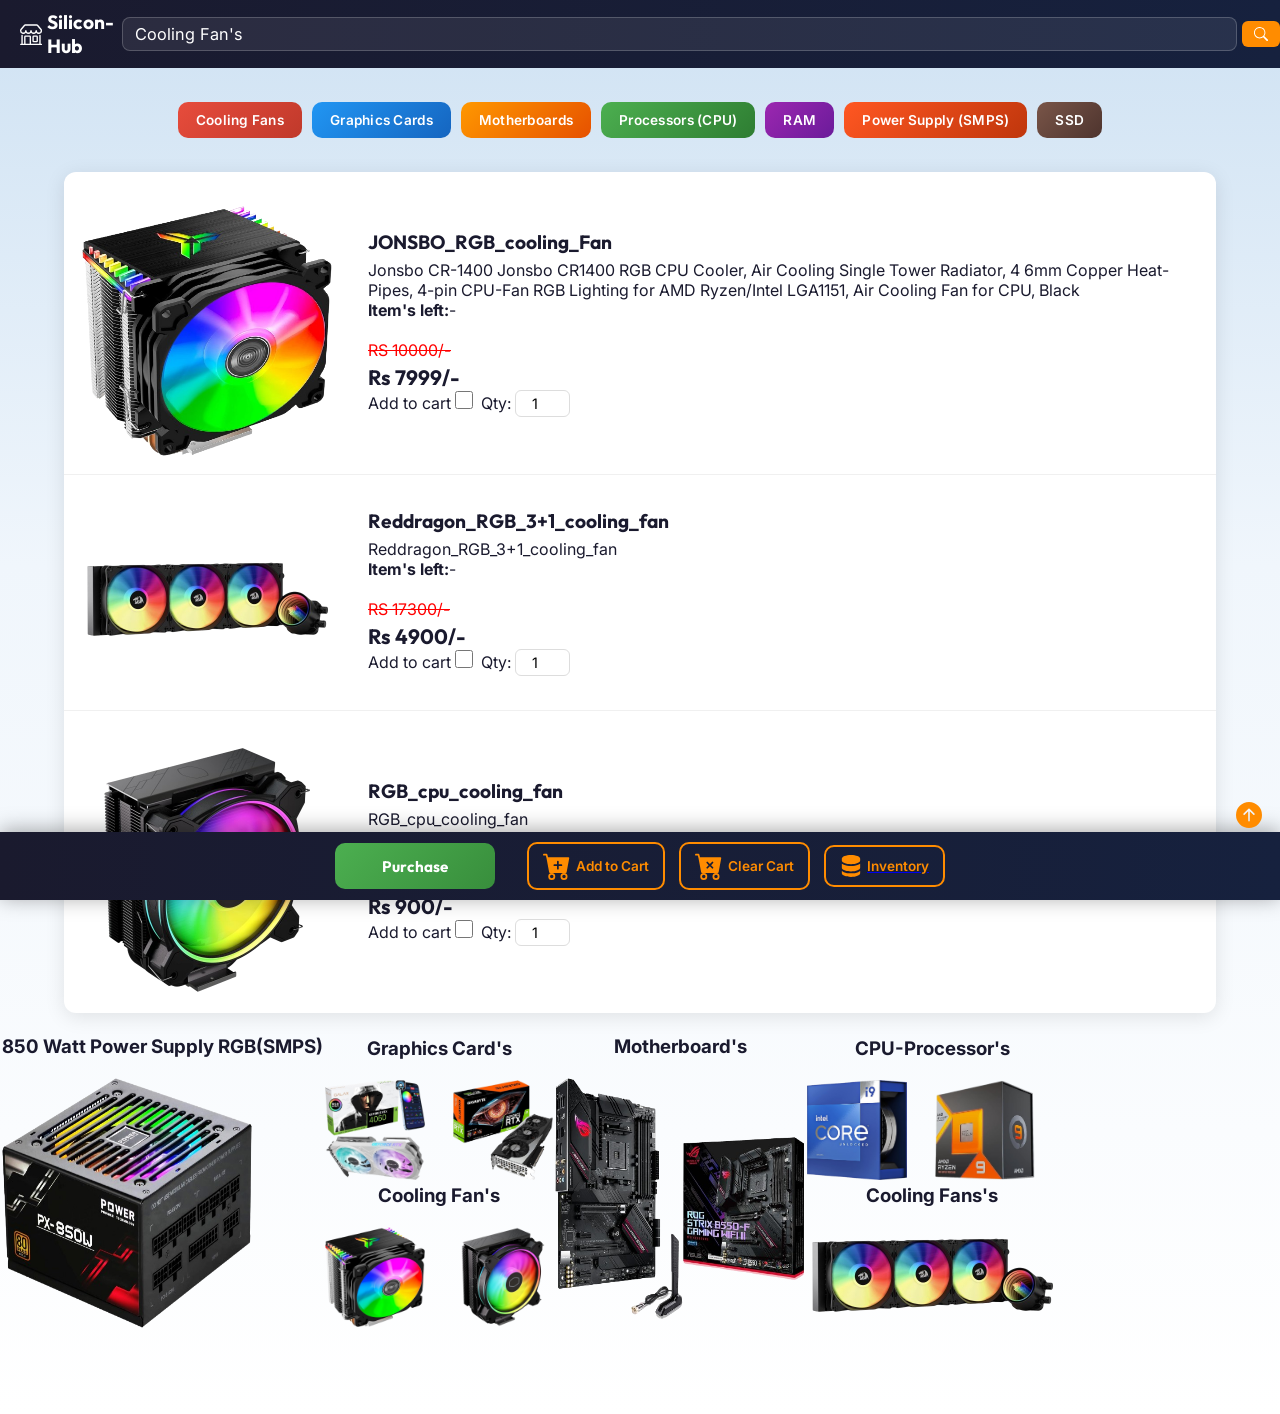
<file: pages/cooling-fans.html>
<!DOCTYPE html>
<html lang="en">
<head>

  <meta charset="UTF-8">
  <meta name="viewport" content="width=device-width, initial-scale=1.0"><title>Silicon-Hub-Cooling_Fans</title>
  <link rel="stylesheet" href="../css/styles.css">
  <link rel="icon" href="../assets/images/favicon.svg" type="image/svg+xml">
  <script src="../js/main.js"></script><script>
  function addcart()
{
	var check="false";
	let cart = JSON.parse(localStorage.getItem("cart") || "[]");
	
	if (document.getElementById("f-1").checked)
	{
		check="true";
		var qty=document.getElementById("f-1-q").value;
		var tp;
		var p=7999;
		tp=p*qty;
		var a1 = sessionStorage.getItem("a1");
		a1=a1-qty;
		sessionStorage.setItem("a1", a1);
		output+=":JONSBO_RGB_cooling_Fan,"+qty+","+p+","+tp;
	}
	if (document.getElementById("f-2").checked)
	{
		check="true";
		var qty=document.getElementById("f-2-q").value;
		var tp;
		var p=4900;
		tp=p*qty;
		var a2 = sessionStorage.getItem("a2");
		a2=a2-qty;
		sessionStorage.setItem("a2", a2);
		output+=":Reddragon_RGB_3+1_cooling_fan,"+qty+","+p+","+tp;
	}
	if (document.getElementById("f-3").checked)
	{
		check="true";
		var qty=document.getElementById("f-3-q").value;
		var tp;
		var p=900;
		var a3 = sessionStorage.getItem("a3");
		a3=a3-qty;
		sessionStorage.setItem("a3", a3);
		tp=p*qty;
		output+=":RGB_cpu_cooling_fan,"+qty+","+p+","+tp;
	}
	
	if (check=="false")
	{
		erpopup('!!No choice Selected!!');
	}
	else
	{
		localStorage.setItem("cart", JSON.stringify(cart));
		popup('Items added to cart successfully');
		
		document.getElementById("f-1").checked = false;
        document.getElementById("f-2").checked = false;
        document.getElementById("f-3").checked = false;
       
        document.getElementById("f-1-q").value = 1;
        document.getElementById("f-2-q").value = 1;
        document.getElementById("f-3-q").value = 1; 

		setTimeout(function() {
		location.reload();
		}, 2500);
	}

}</script></head><body>
  <header>
  <h1>
    <div>
      <svg xmlns="http://www.w3.org/2000/svg" width="30" height="30" fill="currentColor" viewBox="0 0 16 16">
        <path d="M2.97 1.35A1 1 0 0 1 3.73 1h8.54a1 1 0 0 1 .76.35l2.609 3.044A1.5 1.5 0 0 1 16 5.37v.255a2.375 2.375 0 0 1-4.25 1.458A2.37 2.37 0 0 1 9.875 8 2.37 2.37 0 0 1 8 7.083 2.37 2.37 0 0 1 6.125 8a2.37 2.37 0 0 1-1.875-.917A2.375 2.375 0 0 1 0 5.625V5.37a1.5 1.5 0 0 1 .361-.976zm1.78 4.275a1.375 1.375 0 0 0 2.75 0 .5.5 0 0 1 1 0 1.375 1.375 0 0 0 2.75 0 .5.5 0 0 1 1 0 1.375 1.375 0 1 0 2.75 0V5.37a.5.5 0 0 0-.12-.325L12.27 2H3.73L1.12 5.045A.5.5 0 0 0 1 5.37v.255a1.375 1.375 0 0 0 2.75 0 .5.5 0 0 1 1 0M1.5 8.5A.5.5 0 0 1 2 9v6h1v-5a1 1 0 0 1 1-1h3a1 1 0 0 1 1 1v5h6V9a.5.5 0 0 1 1 0v6h.5a.5.5 0 0 1 0 1H.5a.5.5 0 0 1 0-1H1V9a.5.5 0 0 1 .5-.5M4 15h3v-5H4zm5-5a1 1 0 0 1 1-1h2a1 1 0 0 1 1 1v3a1 1 0 0 1-1 1h-2a1 1 0 0 1-1-1zm3 0h-2v3h2z">
      </path></svg>
	  Silicon-Hub
	</div>
    <div>
      <input type="search" size="100" id="serch" name="Serch" value="Cooling Fan's" placeholder="eg. Computer components">
      <button onclick="return serch()" id="search-button">
        <svg xmlns="http://www.w3.org/2000/svg" width="14" height="14" fill="currentColor" viewBox="0 0 16 16">
          <path d="M11.742 10.344a6.5 6.5 0 1 0-1.397 1.398h-.001q.044.06.098.115l3.85 3.85a1 1 0 0 0 1.415-1.414l-3.85-3.85a1 1 0 0 0-.115-.1zM12 6.5a5.5 5.5 0 1 1-11 0 5.5 5.5 0 0 1 11 0"></path>
        </svg>
      </button>
    </div>  
    <div>
      <button onclick="cart()" id="btn-cart">
        <svg xmlns="http://www.w3.org/2000/svg" width="24" height="24" fill="currentColor" viewBox="0 0 16 16">
			<path d="M0 2.5A.5.5 0 0 1 .5 2H2a.5.5 0 0 1 .485.379L2.89 4H14.5a.5.5 0 0 1 .485.621l-1.5 6A.5.5 0 0 1 13 11H4a.5.5 0 0 1-.485-.379L1.61 3H.5a.5.5 0 0 1-.5-.5M3.14 5l.5 2H5V5zM6 5v2h2V5zm3 0v2h2V5zm3 0v2h1.36l.5-2zm1.11 3H12v2h.61zM11 8H9v2h2zM8 8H6v2h2zM5 8H3.89l.5 2H5zm0 5a1 1 0 1 0 0 2 1 1 0 0 0 0-2m-2 1a2 2 0 1 1 4 0 2 2 0 0 1-4 0m9-1a1 1 0 1 0 0 2 1 1 0 0 0 0-2m-2 1a2 2 0 1 1 4 0 2 2 0 0 1-4 0"/>
		</svg>Cart</button>
	  &nbsp;
	  <a href="../index.html">
        <svg xmlns="http://www.w3.org/2000/svg" width="30" height="30" fill="currentColor" class="bi bi-house-door-fill" viewBox="0 0 16 16">
            <path d="M6.5 14.5v-3.505c0-.245.25-.495.5-.495h2c.25 0 .5.25.5.5v3.5a.5.5 0 0 0 .5.5h4a.5.5 0 0 0 .5-.5v-7a.5.5 0 0 0-.146-.354L13 5.793V2.5a.5.5 0 0 0-.5-.5h-1a.5.5 0 0 0-.5.5v1.293L8.354 1.146a.5.5 0 0 0-.708 0l-6 6A.5.5 0 0 0 1.5 7.5v7a.5.5 0 0 0 .5.5h4a.5.5 0 0 0 .5-.5"/>
        </svg>
    </a>
    </div>
	</h1>
	</header>
<br>
<div class="navcont">
  <div><a href="cooling-fans.html"><input class="link fan" value="Cooling Fans" type="button"></a></div>
  <div><a href="graphic-cards.html"><input class="link graphics-card" value="Graphics Cards" type="button"></a></div>
  <div><a href="motherboards.html"><input class="link motherboard" value="Motherboards" type="button"></a></div>
  <div><a href="processors.html"><input class="link processor" value="Processors (CPU)" type="button"></a></div>
  <div><a href="ram.html"><input class="link ram" value="RAM" type="button"></a></div>
  <div><a href="power-supply.html"><input class="link smps" value="Power Supply (SMPS)" type="button"></a></div>
  <div><a href="ssd.html"><input class="link ssd" value="SSD" type="button"></a></div>
</div>
<br>

  <table class="table-com">
	<tbody>
	  <tr>
		 <td>
			<br>
			<a href="../assets/images/cooling-fans/JONSBO_RGB_cooling_Fan.png" target="_blank">
			<img style="width: 250px; height: 250px;" src="../assets/images/cooling-fans/JONSBO_RGB_cooling_Fan.png" alt="JONSBO_RGB_cooling_Fan">
			</a>
			<br>
		 </td>
		 <td align="left">
			<br>
			<h2>JONSBO_RGB_cooling_Fan</h2>
			<p>Jonsbo CR-1400 Jonsbo CR1400 RGB CPU Cooler, Air Cooling Single Tower Radiator, 4 6mm Copper Heat-Pipes, 4-pin CPU-Fan RGB Lighting for AMD Ryzen/Intel LGA1151, Air Cooling Fan for CPU, Black</p>
			<b>Item's left:</b><span id="a1"></span><br><br>
			<span style="color: red; text-decoration: line-through;">RS 10000/-</span>
			<h3>Rs 7999/-</h3>
			Add to cart <input class="Add" id="f-1" type="checkbox">&nbsp; Qty: <input class="qty" id="f-1-q" min="1" max="99" value="1" type="number"><br>
			<br>
		 </td>
	  </tr>
	  <tr>
		 <td>
			<br>
			<a href="../assets/images/cooling-fans/Reddragon_RGB_3+1_cooling_fan.png" target="_blank">
			<img style="width: 250px; height: 100px;" src="../assets/images/cooling-fans/Reddragon_RGB_3+1_cooling_fan.png" alt="Reddragon_RGB_3+1_cooling_fan">
			</a>
			<br>
		 </td>
		 <td align="left">
			<br>
			<h2>Reddragon_RGB_3+1_cooling_fan</h2>
			<p>Reddragon_RGB_3+1_cooling_fan</p>
			<b>Item's left:</b><span id="a2"></span><br><br>
			<span style="color: red; text-decoration: line-through;">RS 17300/-</span>
			<h3>Rs 4900/-</h3>
			Add to cart <input class="Add" id="f-2" type="checkbox">&nbsp; Qty: <input class="qty" id="f-2-q" min="1" max="99" value="1" type="number"><br>
			<br>
		 </td>
	  </tr>
	  <tr>
		 <td>
			<br>
			<a href="../assets/images/cooling-fans/RGB_cpu_cooling_fan.png" target="_blank">
			<img style="width: 250px; height: 250px;" src="../assets/images/cooling-fans/RGB_cpu_cooling_fan.png" alt="RGB_cpu_cooling_fan">
			</a>
			<br>
		 </td>
		 <td align="left">
			<br>
			<h2>RGB_cpu_cooling_fan</h2>
			<p>RGB_cpu_cooling_fan</p>
			<b>Item's left:</b><span id="a3"></span><br><br>
			<span style="color: red; text-decoration: line-through;">RS 1300/-</span>
			<h3>Rs 900/-</h3>
			Add to cart <input class="Add" id="f-3" type="checkbox">&nbsp; Qty: <input class="qty" id="f-3-q" min="1" max="99" value="1" type="number"><br>
			<br>
		 </td>
	  </tr>
	  
	</tbody>
  </table>

<br>

  <table class="table-img">
   <tbody>
     <tr>
       <td>
			<h3 align="center">850 Watt Power Supply RGB(SMPS)</h3>
			<br>
            <img style="width: 250px; height: 250px;" src="../assets/images/power-supply/SMPS_POINWER_850_watt_rgb_fan.png" alt="SMPS_POINWER_850_watt_rgb_fan">
			<br>
        </td>
        <td>
			<h3 align="center">Graphics Card's</h3>
			<br>
            <img style="width: 100px; height: 100px;" src="../assets/images/graphic-cards/GLAX_GeForce_4060_8gb.png" alt="GLAX_GeForce_4060_8gb">
			&nbsp;&nbsp;&nbsp;&nbsp;&nbsp;
			<img style="width: 100px; height: 100px;" src="../assets/images/graphic-cards/GiGABYTE_3060_gta_rtx_force.png" alt="GiGABYTE_3060_gta_rtx_force-Graphics Card">
			<br>
			<h3 align="center">Cooling Fan's</h3>
			<br>
			<img style="width: 100px; height: 100px;" src="../assets/images/cooling-fans/JONSBO_RGB_cooling_Fan.png" alt="JONSBO_RGB_cooling_Fan">
			&nbsp;&nbsp;&nbsp;&nbsp;&nbsp;
			<img style="width: 100px; height: 100px;" src="../assets/images/cooling-fans/RGB_cpu_cooling_fan.png" alt="RGB_cpu_cooling_fan">
			<br>
        </td>
        <td>
			<h3 align="center">Motherboard's</h3>
			<br>
            <img style="width: 250px; height: 250px;" src="../assets/images/motherboards/Asus_ROG_Gaming.png" alt="Asus_ROG_Gaming_muther_bord">
			<br>
        </td>
        <td>
			<h3 align="center">CPU-Processor's</h3>
			<br>
            <img style="width: 100px; height: 100px;" src="../assets/images/processors/i9_24core.png" alt="i9_24core_Processor">
			&nbsp;&nbsp;&nbsp;&nbsp;&nbsp;
            <img style="width: 100px; height: 100px;" src="../assets/images/processors/AMD_Ryzen_9.png" alt="AMD_Ryzen_9_Processor">
			<br>
			<h3 align="center">Cooling Fans's</h3>
			<br>
			<img style="width: 250px; height: 100px;" src="../assets/images/cooling-fans/Reddragon_RGB_3+1_cooling_fan.png" alt="Reddragon_RGB_3+1_cooling_fan">

			<br>
       </td>
      </tr>
    </tbody>
  </table>
  <br>
  <div class="navbar">
  <input value="Purchase" class="buy" onclick="return buy()" type="button">
  &nbsp;
  <button onclick="return addcart()" id="btn-addcart">
    <svg xmlns="http://www.w3.org/2000/svg" width="28" height="28" fill="currentColor" viewBox="0 0 16 16">
      <path d="M.5 1a.5.5 0 0 0 0 1h1.11l.401 1.607 1.498 7.985A.5.5 0 0 0 4 12h1a2 2 0 1 0 0 4 2 2 0 0 0 0-4h7a2 2 0 1 0 0 4 2 2 0 0 0 0-4h1a.5.5 0 0 0 .491-.408l1.5-8A.5.5 0 0 0 14.5 3H2.89l-.405-1.621A.5.5 0 0 0 2 1zM6 14a1 1 0 1 1-2 0 1 1 0 0 1 2 0m7 0a1 1 0 1 1-2 0 1 1 0 0 1 2 0M9 5.5V7h1.5a.5.5 0 0 1 0 1H9v1.5a.5.5 0 0 1-1 0V8H6.5a.5.5 0 0 1 0-1H8V5.5a.5.5 0 0 1 1 0"/>
    </svg> Add to Cart
  </button>
  <button onclick="return clrcart()" id="btn-clrcart">
    <svg xmlns="http://www.w3.org/2000/svg" width="28" height="28" fill="currentColor" viewBox="0 0 16 16">
      <path d="M.5 1a.5.5 0 0 0 0 1h1.11l.401 1.607 1.498 7.985A.5.5 0 0 0 4 12h1a2 2 0 1 0 0 4 2 2 0 0 0 0-4h7a2 2 0 1 0 0 4 2 2 0 0 0 0-4h1a.5.5 0 0 0 .491-.408l1.5-8A.5.5 0 0 0 14.5 3H2.89l-.405-1.621A.5.5 0 0 0 2 1zM6 14a1 1 0 1 1-2 0 1 1 0 0 1 2 0m7 0a1 1 0 1 1-2 0 1 1 0 0 1 2 0M7.354 5.646 8.5 6.793l1.146-1.147a.5.5 0 0 1 .708.708L9.207 7.5l1.147 1.146a.5.5 0 0 1-.708.708L8.5 8.207 7.354 9.354a.5.5 0 1 1-.708-.708L7.793 7.5 6.646 6.354a.5.5 0 1 1 .708-.708"/>
    </svg> Clear Cart
  </button>
  <a href="inventory.html"><button id="btn-inventory">
    <svg xmlns="http://www.w3.org/2000/svg" width="22" height="22" fill="currentColor" viewBox="0 0 16 16"><path d="M1.333 2.667C1.333 1.194 4.318 0 8 0s6.667 1.194 6.667 2.667V4c0 1.473-2.985 2.667-6.667 2.667S1.333 5.473 1.333 4z"/><path d="M1.333 6.334v3C1.333 10.805 4.318 12 8 12s6.667-1.194 6.667-2.667V6.334a6.5 6.5 0 0 1-1.458.79C11.81 7.684 9.967 8 8 8s-3.809-.317-5.208-.876a6.5 6.5 0 0 1-1.458-.79z"/><path d="M14.667 11.668a6.5 6.5 0 0 1-1.458.789c-1.4.56-3.242.876-5.21.876-1.966 0-3.809-.316-5.208-.876a6.5 6.5 0 0 1-1.458-.79v1.666C1.333 14.806 4.318 16 8 16s6.667-1.194 6.667-2.667z"/></svg>
    Inventory
  </button></a>
  <a id="backToTopBtn" role="button">
    <svg xmlns="http://www.w3.org/2000/svg" width="26" height="26" fill="currentColor" viewBox="0 0 16 16">
      <path d="M16 8A8 8 0 1 0 0 8a8 8 0 0 0 16 0m-7.5 3.5a.5.5 0 0 1-1 0V5.707L5.354 7.854a.5.5 0 1 1-.708-.708l3-3a.5.5 0 0 1 .708 0l3 3a.5.5 0 0 1-.708.708L8.5 5.707z"/>
    </svg>
  </a>
</div><br><br><br>
<script src="../js/main.js"></script>
<script>
  document.getElementById('backToTopBtn').onclick = function () {
    window.scrollTo({ top: 0, behavior: 'smooth' }); return false;
  };
  ['a1','a2','a3'].forEach(function(id) {
    document.getElementById(id).textContent = sessionStorage.getItem(id) || '-';
  });
</script>
</body></html>
</file>
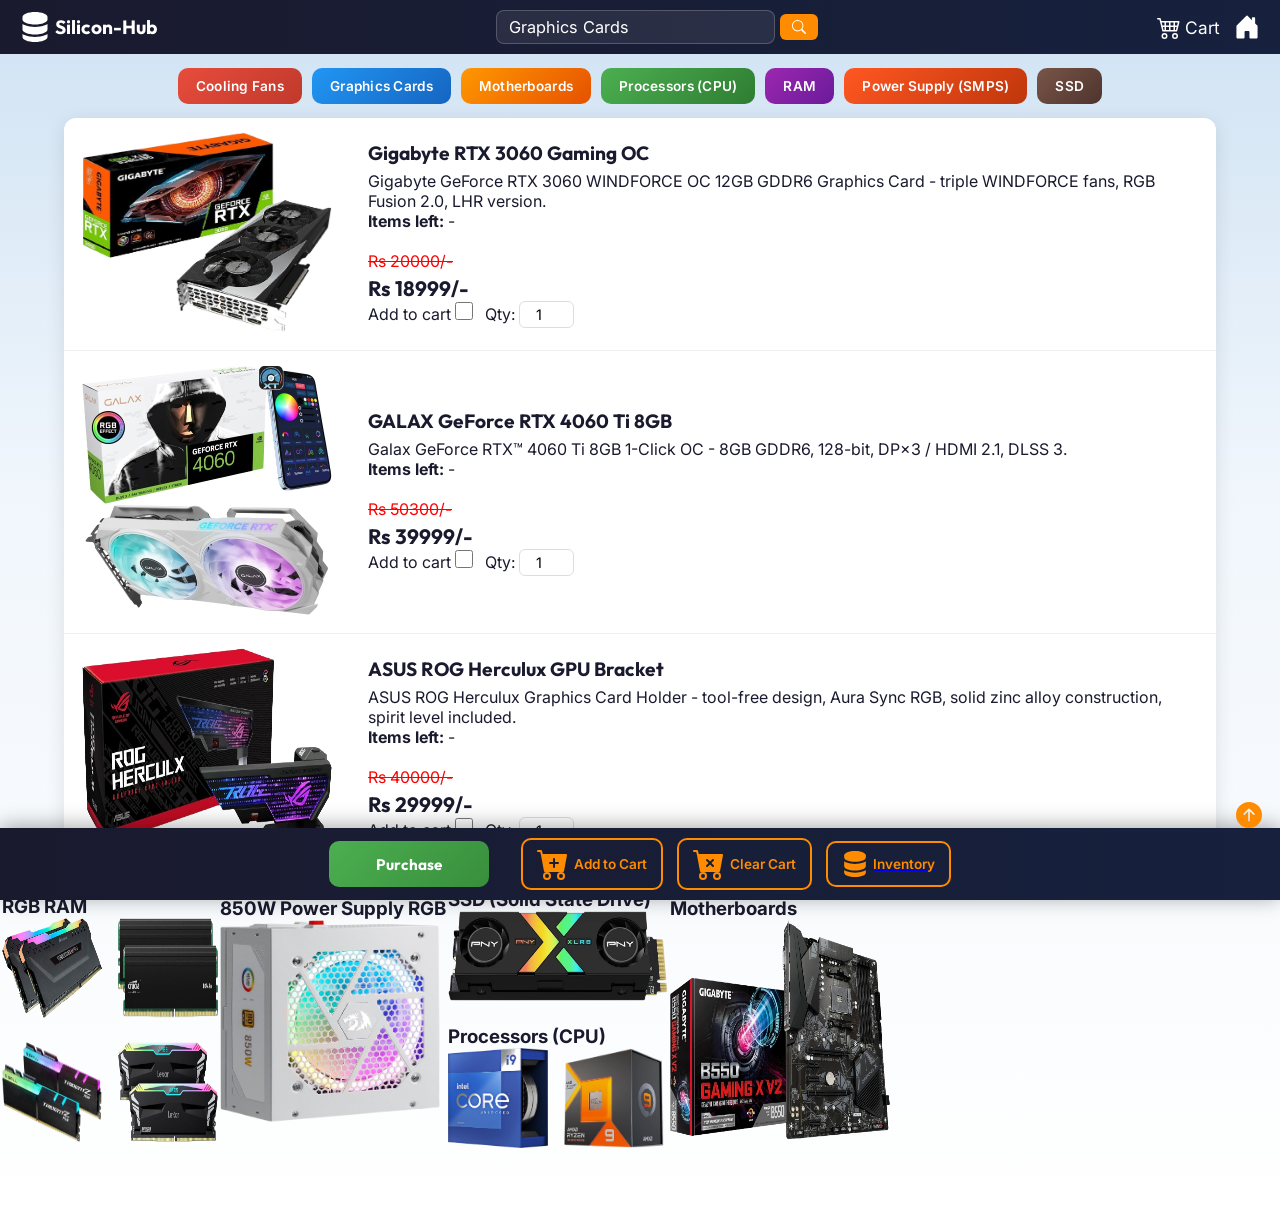
<file: pages/graphic-cards.html>
<!DOCTYPE html>
<html lang="en">
<head>
  <meta charset="UTF-8">
  <meta name="viewport" content="width=device-width, initial-scale=1.0">
  <title>Silicon-Hub - Graphics Cards</title>
  <link rel="icon" href="../assets/images/favicon.svg" type="image/svg+xml">
  <link rel="stylesheet" href="../css/styles.css">
</head>
<body>
  <header>
  <h1>
    <div>
      <svg xmlns="http://www.w3.org/2000/svg" width="30" height="30" fill="currentColor" viewBox="0 0 16 16">
        <path d="M1.333 2.667C1.333 1.194 4.318 0 8 0s6.667 1.194 6.667 2.667V4c0 1.473-2.985 2.667-6.667 2.667S1.333 5.473 1.333 4z"/>
        <path d="M1.333 6.334v3C1.333 10.805 4.318 12 8 12s6.667-1.194 6.667-2.667V6.334a6.5 6.5 0 0 1-1.458.79C11.81 7.684 9.967 8 8 8s-3.809-.317-5.208-.876a6.5 6.5 0 0 1-1.458-.79z"/>
        <path d="M14.667 11.668a6.5 6.5 0 0 1-1.458.789c-1.4.56-3.242.876-5.21.876-1.966 0-3.809-.316-5.208-.876a6.5 6.5 0 0 1-1.458-.79v1.666C1.333 14.806 4.318 16 8 16s6.667-1.194 6.667-2.667z"/>
      </svg>
      Silicon-Hub
    </div>
    <div>
      <input type="search" id="serch" name="search" value="Graphics Cards" placeholder="Search components…">
      <button onclick="serch()" id="search-button">
        <svg xmlns="http://www.w3.org/2000/svg" width="14" height="14" fill="currentColor" viewBox="0 0 16 16">
          <path d="M11.742 10.344a6.5 6.5 0 1 0-1.397 1.398h-.001q.044.06.098.115l3.85 3.85a1 1 0 0 0 1.415-1.414l-3.85-3.85a1 1 0 0 0-.115-.1zM12 6.5a5.5 5.5 0 1 1-11 0 5.5 5.5 0 0 1 11 0"/>
        </svg>
      </button>
    </div>
    <div>
      <button onclick="cart()" id="btn-cart">
        <svg xmlns="http://www.w3.org/2000/svg" width="24" height="24" fill="currentColor" viewBox="0 0 16 16">
          <path d="M0 2.5A.5.5 0 0 1 .5 2H2a.5.5 0 0 1 .485.379L2.89 4H14.5a.5.5 0 0 1 .485.621l-1.5 6A.5.5 0 0 1 13 11H4a.5.5 0 0 1-.485-.379L1.61 3H.5a.5.5 0 0 1-.5-.5M3.14 5l.5 2H5V5zM6 5v2h2V5zm3 0v2h2V5zm3 0v2h1.36l.5-2zm1.11 3H12v2h.61zM11 8H9v2h2zM8 8H6v2h2zM5 8H3.89l.5 2H5zm0 5a1 1 0 1 0 0 2 1 1 0 0 0 0-2m-2 1a2 2 0 1 1 4 0 2 2 0 0 1-4 0m9-1a1 1 0 1 0 0 2 1 1 0 0 0 0-2m-2 1a2 2 0 1 1 4 0 2 2 0 0 1-4 0"/>
        </svg> Cart
      </button>
      &nbsp;
      <a href="../index.html" aria-label="Home">
        <svg xmlns="http://www.w3.org/2000/svg" width="26" height="26" fill="currentColor" viewBox="0 0 16 16">
          <path d="M6.5 14.5v-3.505c0-.245.25-.495.5-.495h2c.25 0 .5.25.5.5v3.5a.5.5 0 0 0 .5.5h4a.5.5 0 0 0 .5-.5v-7a.5.5 0 0 0-.146-.354L13 5.793V2.5a.5.5 0 0 0-.5-.5h-1a.5.5 0 0 0-.5.5v1.293L8.354 1.146a.5.5 0 0 0-.708 0l-6 6A.5.5 0 0 0 1.5 7.5v7a.5.5 0 0 0 .5.5h4a.5.5 0 0 0 .5-.5"/>
        </svg>
      </a>
    </div>
  </h1>
  </header>

  <div class="navcont">
    <div><a href="cooling-fans.html"><input class="link fan" value="Cooling Fans" type="button"></a></div>
    <div><a href="graphic-cards.html"><input class="link graphics-card" value="Graphics Cards" type="button"></a></div>
    <div><a href="motherboards.html"><input class="link motherboard" value="Motherboards" type="button"></a></div>
    <div><a href="processors.html"><input class="link processor" value="Processors (CPU)" type="button"></a></div>
    <div><a href="ram.html"><input class="link ram" value="RAM" type="button"></a></div>
    <div><a href="power-supply.html"><input class="link smps" value="Power Supply (SMPS)" type="button"></a></div>
    <div><a href="ssd.html"><input class="link ssd" value="SSD" type="button"></a></div>
  </div>

  <table class="table-com">
    <tbody>
      <tr>
        <td>
          <a href="../assets/images/graphic-cards/GiGABYTE_3060_gta_rtx_force.png" target="_blank">
            <img style="width:250px;height:200px;" src="../assets/images/graphic-cards/GiGABYTE_3060_gta_rtx_force.png" alt="Gigabyte GeForce RTX 3060" loading="lazy">
          </a>
        </td>
        <td>
          <h2>Gigabyte RTX 3060 Gaming OC</h2>
          <p>Gigabyte GeForce RTX 3060 WINDFORCE OC 12GB GDDR6 Graphics Card - triple WINDFORCE fans, RGB Fusion 2.0, LHR version.</p>
          <b>Items left:</b> <span id="b1"></span><br><br>
          <span style="color:red;text-decoration:line-through;">Rs 20000/-</span>
          <h3>Rs 18999/-</h3>
          Add to cart <input class="Add" id="g-1" type="checkbox"> &nbsp; Qty: <input class="qty" id="g-1-q" min="1" max="99" value="1" type="number"><br>
        </td>
      </tr>
      <tr>
        <td>
          <a href="../assets/images/graphic-cards/GLAX_GeForce_4060_8gb.png" target="_blank">
            <img style="width:250px;height:250px;" src="../assets/images/graphic-cards/GLAX_GeForce_4060_8gb.png" alt="GALAX GeForce RTX 4060 8GB" loading="lazy">
          </a>
        </td>
        <td>
          <h2>GALAX GeForce RTX 4060 Ti 8GB</h2>
          <p>Galax GeForce RTX™ 4060 Ti 8GB 1-Click OC - 8GB GDDR6, 128-bit, DP×3 / HDMI 2.1, DLSS 3.</p>
          <b>Items left:</b> <span id="b2"></span><br><br>
          <span style="color:red;text-decoration:line-through;">Rs 50300/-</span>
          <h3>Rs 39999/-</h3>
          Add to cart <input class="Add" id="g-2" type="checkbox"> &nbsp; Qty: <input class="qty" id="g-2-q" min="1" max="99" value="1" type="number"><br>
        </td>
      </tr>
      <tr>
        <td>
          <a href="../assets/images/graphic-cards/ROG_HERculux_graphic_card.png" target="_blank">
            <img style="width:250px;height:200px;" src="../assets/images/graphic-cards/ROG_HERculux_graphic_card.png" alt="ASUS ROG Herculux GPU Support Bracket" loading="lazy">
          </a>
        </td>
        <td>
          <h2>ASUS ROG Herculux GPU Bracket</h2>
          <p>ASUS ROG Herculux Graphics Card Holder - tool-free design, Aura Sync RGB, solid zinc alloy construction, spirit level included.</p>
          <b>Items left:</b> <span id="b3"></span><br><br>
          <span style="color:red;text-decoration:line-through;">Rs 40000/-</span>
          <h3>Rs 29999/-</h3>
          Add to cart <input class="Add" id="g-3" type="checkbox"> &nbsp; Qty: <input class="qty" id="g-3-q" min="1" max="99" value="1" type="number"><br>
        </td>
      </tr>
    </tbody>
  </table>

  <br>

  <table class="table-img">
    <tbody>
      <tr>
        <td>
          <h3>RGB RAM</h3>
          <img style="width:100px;height:100px;" src="../assets/images/ram/CorSair_RGB_ddr4_32_gb_ram.png" alt="Corsair RGB DDR4 32GB" loading="lazy">
          &nbsp;&nbsp;
          <img style="width:100px;height:100px;" src="../assets/images/ram/Curial_Pro_64_gb_ram_kit_ddr4.png" alt="Crucial Pro 64GB DDR4" loading="lazy">
          <br><br>
          <img style="width:100px;height:100px;" src="../assets/images/ram/G-SKILL_RGB__2x16_gb_ram.png" alt="G.Skill 2x16GB RGB" loading="lazy">
          &nbsp;&nbsp;
          <img style="width:100px;height:100px;" src="../assets/images/ram/Lexar__2x16__gb_ram_ddr5.png" alt="Lexar 2x16GB DDR5" loading="lazy">
        </td>
        <td>
          <h3>850W Power Supply RGB</h3>
          <img style="width:220px;height:220px;" src="../assets/images/power-supply/Redragon_psu007_850_watt_rgb_smps.png" alt="Redragon 850W RGB SMPS" loading="lazy">
        </td>
        <td>
          <h3>SSD (Solid State Drive)</h3>
          <img style="width:220px;height:90px;" src="../assets/images/ssd/PNY_rgb_1tb_ssd.png" alt="PNY RGB 1TB SSD" loading="lazy">
          <br><br>
          <h3>Processors (CPU)</h3>
          <img style="width:100px;height:100px;" src="../assets/images/processors/i9_24core.png" alt="Intel i9 24-core" loading="lazy">
          &nbsp;&nbsp;
          <img style="width:100px;height:100px;" src="../assets/images/processors/AMD_Ryzen_9.png" alt="AMD Ryzen 9" loading="lazy">
        </td>
        <td>
          <h3>Motherboards</h3>
          <img style="width:220px;height:220px;" src="../assets/images/motherboards/Gigabyte_B550_Gaming.png" alt="Gigabyte B550 Gaming" loading="lazy">
        </td>
      </tr>
    </tbody>
  </table>

  <div class="navbar">
    <input value="Purchase" class="buy" onclick="return buy()" type="button">
    &nbsp;
    <button onclick="return addcart()" id="btn-addcart">
      <svg xmlns="http://www.w3.org/2000/svg" width="32" height="32" fill="currentColor" viewBox="0 0 16 16">
        <path d="M.5 1a.5.5 0 0 0 0 1h1.11l.401 1.607 1.498 7.985A.5.5 0 0 0 4 12h1a2 2 0 1 0 0 4 2 2 0 0 0 0-4h7a2 2 0 1 0 0 4 2 2 0 0 0 0-4h1a.5.5 0 0 0 .491-.408l1.5-8A.5.5 0 0 0 14.5 3H2.89l-.405-1.621A.5.5 0 0 0 2 1zM6 14a1 1 0 1 1-2 0 1 1 0 0 1 2 0m7 0a1 1 0 1 1-2 0 1 1 0 0 1 2 0M9 5.5V7h1.5a.5.5 0 0 1 0 1H9v1.5a.5.5 0 0 1-1 0V8H6.5a.5.5 0 0 1 0-1H8V5.5a.5.5 0 0 1 1 0"/>
      </svg>
      Add to Cart
    </button>
    <button onclick="return clrcart()" id="btn-clrcart">
      <svg xmlns="http://www.w3.org/2000/svg" width="32" height="32" fill="currentColor" viewBox="0 0 16 16">
        <path d="M.5 1a.5.5 0 0 0 0 1h1.11l.401 1.607 1.498 7.985A.5.5 0 0 0 4 12h1a2 2 0 1 0 0 4 2 2 0 0 0 0-4h7a2 2 0 1 0 0 4 2 2 0 0 0 0-4h1a.5.5 0 0 0 .491-.408l1.5-8A.5.5 0 0 0 14.5 3H2.89l-.405-1.621A.5.5 0 0 0 2 1zM6 14a1 1 0 1 1-2 0 1 1 0 0 1 2 0m7 0a1 1 0 1 1-2 0 1 1 0 0 1 2 0M7.354 5.646 8.5 6.793l1.146-1.147a.5.5 0 0 1 .708.708L9.207 7.5l1.147 1.146a.5.5 0 0 1-.708.708L8.5 8.207 7.354 9.354a.5.5 0 1 1-.708-.708L7.793 7.5 6.646 6.354a.5.5 0 1 1 .708-.708"/>
      </svg>
      Clear Cart
    </button>
    <a href="inventory.html">
      <button id="btn-inventory">
        <svg xmlns="http://www.w3.org/2000/svg" width="26" height="26" fill="currentColor" viewBox="0 0 16 16">
          <path d="M1.333 2.667C1.333 1.194 4.318 0 8 0s6.667 1.194 6.667 2.667V4c0 1.473-2.985 2.667-6.667 2.667S1.333 5.473 1.333 4z"/>
          <path d="M1.333 6.334v3C1.333 10.805 4.318 12 8 12s6.667-1.194 6.667-2.667V6.334a6.5 6.5 0 0 1-1.458.79C11.81 7.684 9.967 8 8 8s-3.809-.317-5.208-.876a6.5 6.5 0 0 1-1.458-.79z"/>
          <path d="M14.667 11.668a6.5 6.5 0 0 1-1.458.789c-1.4.56-3.242.876-5.21.876-1.966 0-3.809-.316-5.208-.876a6.5 6.5 0 0 1-1.458-.79v1.666C1.333 14.806 4.318 16 8 16s6.667-1.194 6.667-2.667z"/>
        </svg>
        Inventory
      </button>
    </a>
    <a id="backToTopBtn" role="button">
      <svg xmlns="http://www.w3.org/2000/svg" width="26" height="26" fill="currentColor" viewBox="0 0 16 16">
        <path d="M16 8A8 8 0 1 0 0 8a8 8 0 0 0 16 0m-7.5 3.5a.5.5 0 0 1-1 0V5.707L5.354 7.854a.5.5 0 1 1-.708-.708l3-3a.5.5 0 0 1 .708 0l3 3a.5.5 0 0 1-.708.708L8.5 5.707z"/>
      </svg>
    </a>
  </div>
  <br><br><br>

  <script src="../js/main.js"></script>
  <script>
    document.getElementById('backToTopBtn').onclick = function () {
      window.scrollTo({ top: 0, behavior: 'smooth' }); return false;
    };

    var b1 = sessionStorage.getItem('b1'); document.getElementById('b1').textContent = b1 || '-';
    var b2 = sessionStorage.getItem('b2'); document.getElementById('b2').textContent = b2 || '-';
    var b3 = sessionStorage.getItem('b3'); document.getElementById('b3').textContent = b3 || '-';

    function addcart() {
      var output = document.cookie;
      var check = false;

      if (document.getElementById('g-1').checked) {
        check = true;
        var qty = parseInt(document.getElementById('g-1-q').value) || 1;
        var p = 18999, tp = p * qty;
        sessionStorage.setItem('b1', (parseInt(sessionStorage.getItem('b1')) || 0) - qty);
        output += ':GiGABYTE_RTX3060,' + qty + ',' + p + ',' + tp;
      }
      if (document.getElementById('g-2').checked) {
        check = true;
        var qty = parseInt(document.getElementById('g-2-q').value) || 1;
        var p = 39999, tp = p * qty;
        sessionStorage.setItem('b2', (parseInt(sessionStorage.getItem('b2')) || 0) - qty);
        output += ':GALAX_GeForce4060,' + qty + ',' + p + ',' + tp;
      }
      if (document.getElementById('g-3').checked) {
        check = true;
        var qty = parseInt(document.getElementById('g-3-q').value) || 1;
        var p = 29999, tp = p * qty;
        sessionStorage.setItem('b3', (parseInt(sessionStorage.getItem('b3')) || 0) - qty);
        output += ':ROG_Herculux_Bracket,' + qty + ',' + p + ',' + tp;
      }

      if (!check) {
        erpopup('Please select at least one item!');
      } else {
        document.cookie = output;
        popup('Items added to cart successfully!');
        ['g-1','g-2','g-3'].forEach(id => { document.getElementById(id).checked = false; });
        ['g-1-q','g-2-q','g-3-q'].forEach(id => { document.getElementById(id).value = 1; });
        setTimeout(() => location.reload(), 2500);
      }
    }
  </script>
</body>
</html>
</file>
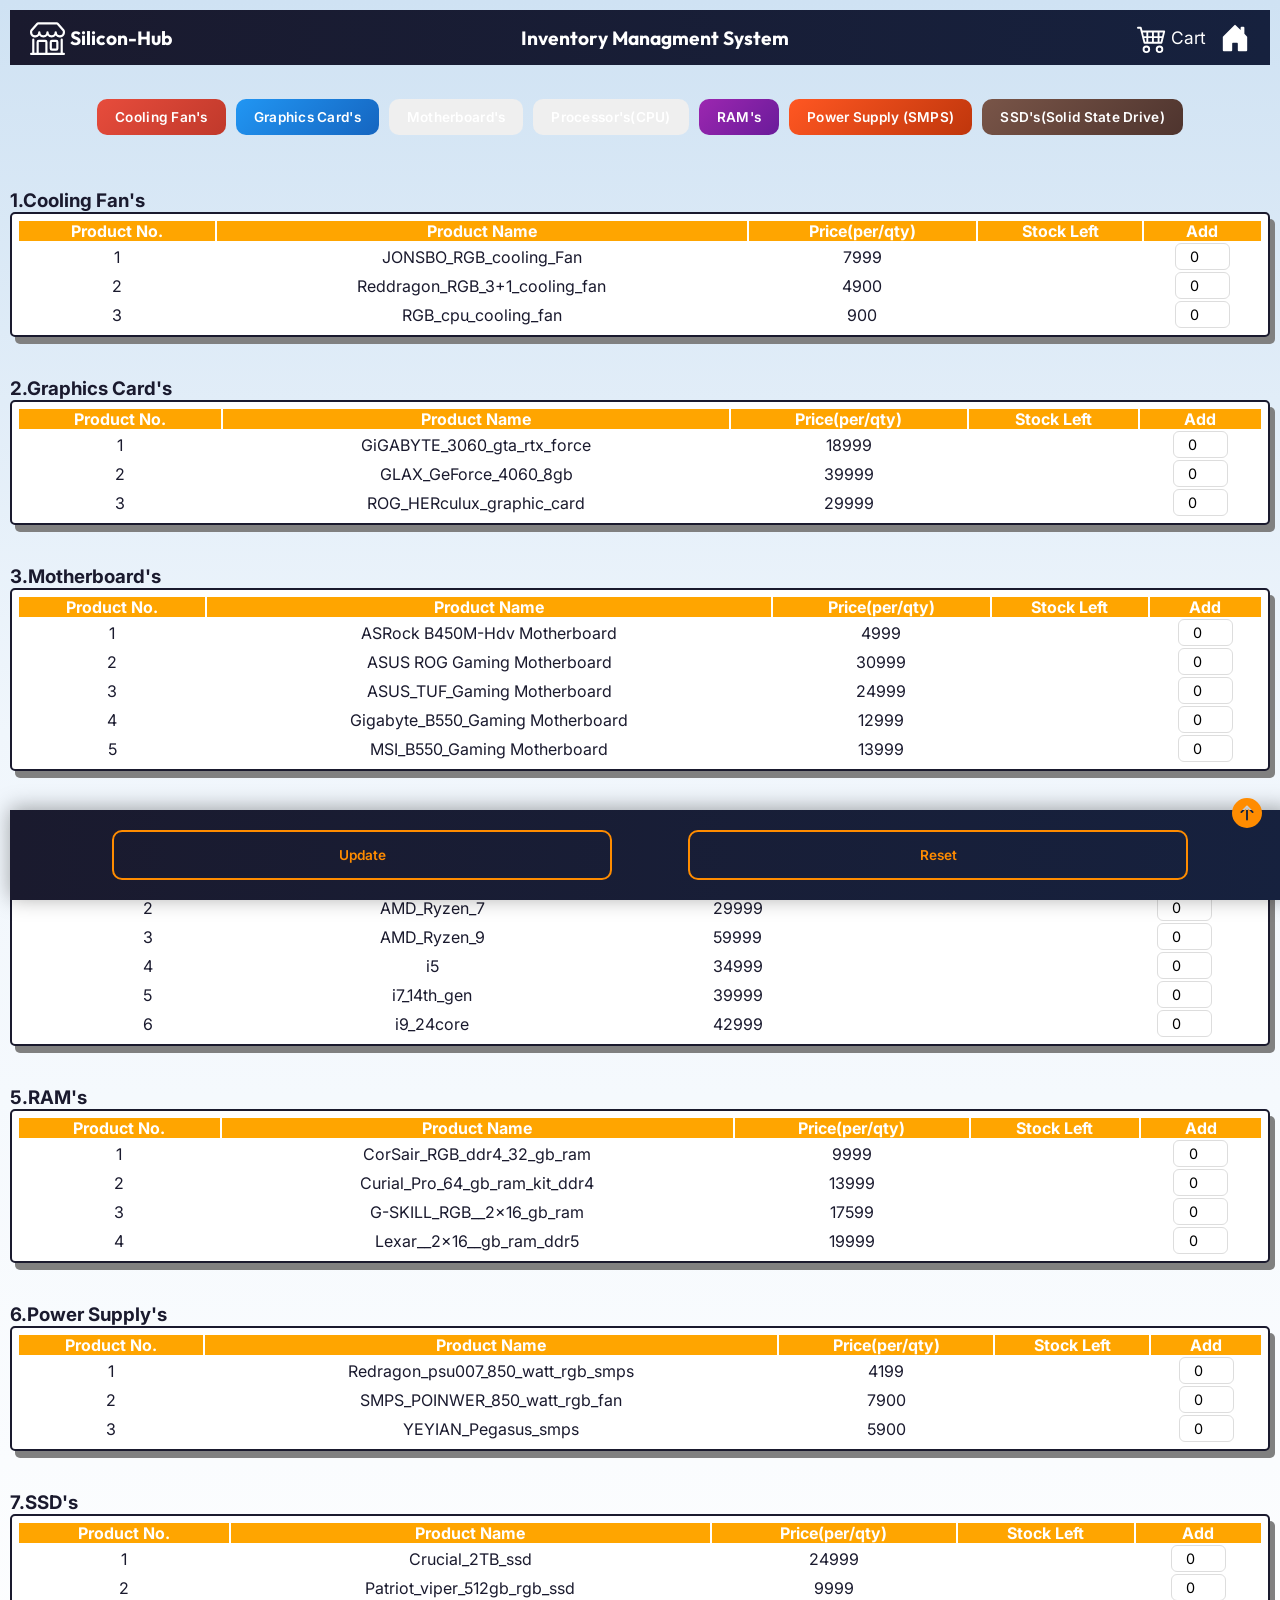
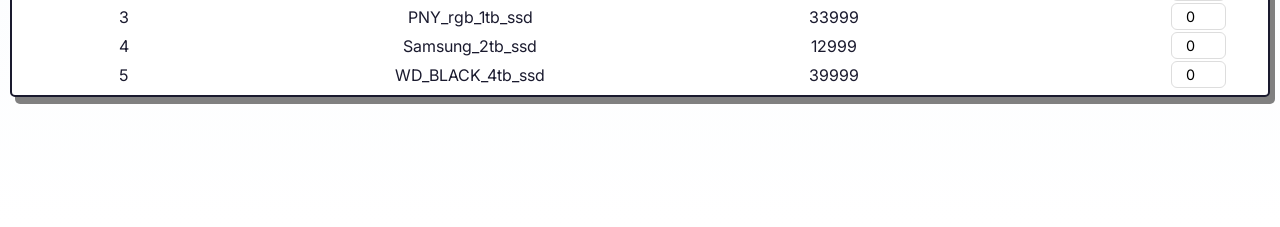
<file: pages/inventory.html>
<!DOCTYPE html>
<html lang="en">
<head>

  <meta charset="UTF-8">
  <meta name="viewport" content="width=device-width, initial-scale=1.0"><title>Silicon-Hub - Inventory Management</title>
  <link rel="stylesheet" href="../css/styles.css">
  <link rel="icon" href="../assets/images/favicon.svg" type="image/svg+xml">
  <script src="../js/main.js"></script>
  <script>
  function invent()
  {
	sessionStorage.setItem("a1", "50");
	sessionStorage.setItem("a2", "50");
	sessionStorage.setItem("a3", "50");
	
	sessionStorage.setItem("b1", "50");
	sessionStorage.setItem("b2", "50");
	sessionStorage.setItem("b3", "50");
	
	sessionStorage.setItem("c1", "50");
	sessionStorage.setItem("c2", "50");
	sessionStorage.setItem("c3", "50");
	sessionStorage.setItem("c4", "50");
	sessionStorage.setItem("c5", "50");
	
	sessionStorage.setItem("d1", "50");
	sessionStorage.setItem("d2", "50");
	sessionStorage.setItem("d3", "50");
	sessionStorage.setItem("d4", "50");
	sessionStorage.setItem("d5", "50");
	sessionStorage.setItem("d6", "50");
	
	sessionStorage.setItem("e1", "50");
	sessionStorage.setItem("e2", "50");
	sessionStorage.setItem("e3", "50");
	sessionStorage.setItem("e4", "50");
	
	sessionStorage.setItem("f1", "50");
	sessionStorage.setItem("f2", "50");
	sessionStorage.setItem("f3", "50");
	
	sessionStorage.setItem("g1", "50");
	sessionStorage.setItem("g2", "50");
	sessionStorage.setItem("g3", "50");
	sessionStorage.setItem("g4", "50");
	sessionStorage.setItem("g5", "50");
	
	popup("Inventory Reset");
	setTimeout(function() {
		location.reload();
		}, 2500);
  }
  
  function update(){
  
	var a1 = parseInt(sessionStorage.getItem("a1"), 10) || 0; 
	var ia1 = parseInt(document.getElementById("ia1").value, 10) || 0; 
	a1 += ia1; 
	sessionStorage.setItem("a1", a1); 
	document.getElementById("ia1").value = 0; 
	var a2 = parseInt(sessionStorage.getItem("a2"), 10) || 0; 
	var ia2 = parseInt(document.getElementById("ia2").value, 10) || 0; 
	a2 += ia2; 
	sessionStorage.setItem("a2", a2); 
	document.getElementById("ia2").value = 0; 
	var a3 = parseInt(sessionStorage.getItem("a3"), 10) || 0; 
	var ia3 = parseInt(document.getElementById("ia3").value, 10) || 0; 
	a3 += ia3; 
	sessionStorage.setItem("a3", a3); 
	document.getElementById("ia3").value = 0; 
	
	
	var b1 = parseInt(sessionStorage.getItem("b1"), 10) || 0; 
	var ib1 = parseInt(document.getElementById("ib1").value, 10) || 0; 
	b1 += ib1; 
	sessionStorage.setItem("b1", b1); 
	document.getElementById("ib1").value = 0; 
	var b2 = parseInt(sessionStorage.getItem("b2"), 10) || 0; 
	var ib2 = parseInt(document.getElementById("ib2").value, 10) || 0; 
	b2 += ib2; 
	sessionStorage.setItem("b2", b2); 
	document.getElementById("ib2").value = 0;
	var b3 = parseInt(sessionStorage.getItem("b3"), 10) || 0; 
	var ib3 = parseInt(document.getElementById("ib3").value, 10) || 0; 
	b3 += ib3; 
	sessionStorage.setItem("b3", b3); 
	document.getElementById("ib3").value = 0; 
	
	
	var c1 = parseInt(sessionStorage.getItem("c1"), 10) || 0; 
	var ic1 = parseInt(document.getElementById("ic1").value, 10) || 0; 
	c1 += ic1; 
	sessionStorage.setItem("c1", c1); 
	document.getElementById("ic1").value = 0; 
	var c2 = parseInt(sessionStorage.getItem("c2"), 10) || 0; 
	var ic2 = parseInt(document.getElementById("ic2").value, 10) || 0; 
	c2 += ic2; 
	sessionStorage.setItem("c2", c2); 
	document.getElementById("ic2").value = 0; 
	var c3 = parseInt(sessionStorage.getItem("c3"), 10) || 0; 
	var ic3 = parseInt(document.getElementById("ic3").value, 10) || 0; 
	c3 += ic3; 
	sessionStorage.setItem("c3", c3); 
	document.getElementById("ic3").value = 0; 
	var c4 = parseInt(sessionStorage.getItem("c4"), 10) || 0; 
	var ic4 = parseInt(document.getElementById("ic4").value, 10) || 0; 
	c4 += ic4; 
	sessionStorage.setItem("c4", c4); 
	document.getElementById("ic4").value = 0; 
	var c5 = parseInt(sessionStorage.getItem("c5"), 10) || 0; 
	var ic5 = parseInt(document.getElementById("ic5").value, 10) || 0; 
	c5 += ic5; 
	sessionStorage.setItem("c5", c5); 
	document.getElementById("ic5").value = 0; 
	
	
	var d1 = parseInt(sessionStorage.getItem("d1"), 10) || 0; 
	var id1 = parseInt(document.getElementById("id1").value, 10) || 0; 
	d1 += id1; 
	sessionStorage.setItem("d1", d1); 
	document.getElementById("id1").value = 0; 
	var d2 = parseInt(sessionStorage.getItem("d2"), 10) || 0; 
	var id2 = parseInt(document.getElementById("id2").value, 10) || 0; 
	d2 += id2; 
	sessionStorage.setItem("d2", d2); 
	document.getElementById("id2").value = 0; 
	var d3 = parseInt(sessionStorage.getItem("d3"), 10) || 0; 
	var id3 = parseInt(document.getElementById("id3").value, 10) || 0; 
	d3 += id3; 
	sessionStorage.setItem("d3", d3); 
	document.getElementById("id3").value = 0; 
	var d4 = parseInt(sessionStorage.getItem("d4"), 10) || 0; 
	var id4 = parseInt(document.getElementById("id4").value, 10) || 0; 
	d4 += id4; 
	sessionStorage.setItem("d4", d4); 
	document.getElementById("id4").value = 0; 
	var d5 = parseInt(sessionStorage.getItem("d5"), 10) || 0; 
	var id5 = parseInt(document.getElementById("id5").value, 10) || 0; 
	d5 += id5; 
	sessionStorage.setItem("d5", d5); 
	document.getElementById("id5").value = 0; 
	var d6 = parseInt(sessionStorage.getItem("d6"), 10) || 0; 
	var id6 = parseInt(document.getElementById("id6").value, 10) || 0; 
	d6 += id6; 
	sessionStorage.setItem("d6", d6); 
	document.getElementById("id6").value = 0; 
	
	
	var e1 = parseInt(sessionStorage.getItem("e1"), 10) || 0; 
	var ie1 = parseInt(document.getElementById("ie1").value, 10) || 0; 
	e1 += ie1; 
	sessionStorage.setItem("e1", e1); 
	document.getElementById("ie1").value = 0; 
	var e2 = parseInt(sessionStorage.getItem("e2"), 10) || 0; 
	var ie2 = parseInt(document.getElementById("ie2").value, 10) || 0; 
	e2 += ie2; 
	sessionStorage.setItem("e2", e2); 
	document.getElementById("ie2").value = 0; 
	var e3 = parseInt(sessionStorage.getItem("e3"), 10) || 0; 
	var ie3 = parseInt(document.getElementById("ie3").value, 10) || 0; 
	e3 += ie3; 
	sessionStorage.setItem("e3", e3); 
	document.getElementById("ie3").value = 0; 
	var e4 = parseInt(sessionStorage.getItem("e4"), 10) || 0; 
	var ie4 = parseInt(document.getElementById("ie4").value, 10) || 0; 
	e4 += ie4; 
	sessionStorage.setItem("e4", e4); 
	document.getElementById("ie4").value = 0; 
	
	
	var f1 = parseInt(sessionStorage.getItem("f1"), 10) || 0; 
	var if1 = parseInt(document.getElementById("if1").value, 10) || 0; 
	f1 += if1; 
	sessionStorage.setItem("f1", f1); 
	document.getElementById("if1").value = 0; 
	var f2 = parseInt(sessionStorage.getItem("f2"), 10) || 0; 
	var if2 = parseInt(document.getElementById("if2").value, 10) || 0; 
	f2 += if2; 
	sessionStorage.setItem("f2", f2); 
	document.getElementById("if2").value = 0; 
	var f3 = parseInt(sessionStorage.getItem("f3"), 10) || 0; 
	var if3 = parseInt(document.getElementById("if3").value, 10) || 0; 
	f3 += if3; 
	sessionStorage.setItem("f3", f3); 
	document.getElementById("if3").value = 0; 
	
	
	var g1 = parseInt(sessionStorage.getItem("g1"), 10) || 0; 
	var ig1 = parseInt(document.getElementById("ig1").value, 10) || 0; 
	g1 += ig1; 
	sessionStorage.setItem("g1", g1); 
	document.getElementById("ig1").value = 0; 
	var g2 = parseInt(sessionStorage.getItem("g2"), 10) || 0; 
	var ig2 = parseInt(document.getElementById("ig2").value, 10) || 0; 
	g2 += ig2; 
	sessionStorage.setItem("g2", g2); 
	document.getElementById("ig2").value = 0; 
	var g3 = parseInt(sessionStorage.getItem("g3"), 10) || 0; 
	var ig3 = parseInt(document.getElementById("ig3").value, 10) || 0; 
	g3 += ig3; 
	sessionStorage.setItem("g3", g3); 
	document.getElementById("ig3").value = 0; 
	var g4 = parseInt(sessionStorage.getItem("g4"), 10) || 0; 
	var ig4 = parseInt(document.getElementById("ig4").value, 10) || 0; 
	g4 += ig4; 
	sessionStorage.setItem("g4", g4); 
	document.getElementById("ig4").value = 0; 
	var g5 = parseInt(sessionStorage.getItem("g5"), 10) || 0; 
	var ig5 = parseInt(document.getElementById("ig5").value, 10) || 0; 
	g5 += ig5; 
	sessionStorage.setItem("g5", g5); 
	document.getElementById("ig5").value = 0; 
	
	popup("Inventory Updated");
	setTimeout(function() {
		location.reload();
		}, 2500);
  
  }
	
  </script>
  <style>
  body{
  padding: 10px;
  }
  table{
  background-color: White;
  border-radius: 5px;
  width: 100%;
  border: 2px solid;
  padding: 5px;
  box-shadow: 5px 7px grey;
  }
  tr,td{
  text-align: center;
  }
  th{
  background-color: orange;
  color: White;
  }
  tr:hover{
  background-color: grey;
  color: white;
  }
    
  .invent {
            background-color: #3498db;
            color: white;
            height: 50px;
            width: 500px;
            padding: 20px 40px;
            text-align: center;
            text-decoration: none;
            border-radius: 15px;
            transition: background-color 0.3s, transform 0.3s;
            margin: 10px 0;
            
            align-items: center;
            justify-content: center;
        }
    .invent:hover {
            background-color: #2980b9;
            transform: scale(1.1);
            box-shadow: 0 0 15px rgba(255, 255, 255, 1);
        }
  
  </style>
</head>
<body>
<header>
  <h1>
    <div>
      <svg xmlns="http://www.w3.org/2000/svg" width="35" height="35" fill="currentColor" class="bi bi-shop" viewbox="0 0 16 16">
        <path d="M2.97 1.35A1 1 0 0 1 3.73 1h8.54a1 1 0 0 1 .76.35l2.609 3.044A1.5 1.5 0 0 1 16 5.37v.255a2.375 2.375 0 0 1-4.25 1.458A2.37 2.37 0 0 1 9.875 8 2.37 2.37 0 0 1 8 7.083 2.37 2.37 0 0 1 6.125 8a2.37 2.37 0 0 1-1.875-.917A2.375 2.375 0 0 1 0 5.625V5.37a1.5 1.5 0 0 1 .361-.976zm1.78 4.275a1.375 1.375 0 0 0 2.75 0 .5.5 0 0 1 1 0 1.375 1.375 0 0 0 2.75 0 .5.5 0 0 1 1 0 1.375 1.375 0 1 0 2.75 0V5.37a.5.5 0 0 0-.12-.325L12.27 2H3.73L1.12 5.045A.5.5 0 0 0 1 5.37v.255a1.375 1.375 0 0 0 2.75 0 .5.5 0 0 1 1 0M1.5 8.5A.5.5 0 0 1 2 9v6h1v-5a1 1 0 0 1 1-1h3a1 1 0 0 1 1 1v5h6V9a.5.5 0 0 1 1 0v6h.5a.5.5 0 0 1 0 1H.5a.5.5 0 0 1 0-1H1V9a.5.5 0 0 1 .5-.5M4 15h3v-5H4zm5-5a1 1 0 0 1 1-1h2a1 1 0 0 1 1 1v3a1 1 0 0 1-1 1h-2a1 1 0 0 1-1-1zm3 0h-2v3h2z">
      </path></svg>
	  Silicon-Hub
	</div>
    <div>
      Inventory Managment System
    </div>  
    <div>
      <button onclick="return cart()" id="cart">
        <svg xmlns="http://www.w3.org/2000/svg" width="30" height="30" fill="currentColor" class="bi bi-cart4" viewBox="0 0 16 16">
			<path d="M0 2.5A.5.5 0 0 1 .5 2H2a.5.5 0 0 1 .485.379L2.89 4H14.5a.5.5 0 0 1 .485.621l-1.5 6A.5.5 0 0 1 13 11H4a.5.5 0 0 1-.485-.379L1.61 3H.5a.5.5 0 0 1-.5-.5M3.14 5l.5 2H5V5zM6 5v2h2V5zm3 0v2h2V5zm3 0v2h1.36l.5-2zm1.11 3H12v2h.61zM11 8H9v2h2zM8 8H6v2h2zM5 8H3.89l.5 2H5zm0 5a1 1 0 1 0 0 2 1 1 0 0 0 0-2m-2 1a2 2 0 1 1 4 0 2 2 0 0 1-4 0m9-1a1 1 0 1 0 0 2 1 1 0 0 0 0-2m-2 1a2 2 0 1 1 4 0 2 2 0 0 1-4 0"/>
		</svg>Cart</button>
	  &nbsp;
	  <a href="../index.html">
        <svg xmlns="http://www.w3.org/2000/svg" width="30" height="30" fill="currentColor" class="bi bi-house-door-fill" viewBox="0 0 16 16">
            <path d="M6.5 14.5v-3.505c0-.245.25-.495.5-.495h2c.25 0 .5.25.5.5v3.5a.5.5 0 0 0 .5.5h4a.5.5 0 0 0 .5-.5v-7a.5.5 0 0 0-.146-.354L13 5.793V2.5a.5.5 0 0 0-.5-.5h-1a.5.5 0 0 0-.5.5v1.293L8.354 1.146a.5.5 0 0 0-.708 0l-6 6A.5.5 0 0 0 1.5 7.5v7a.5.5 0 0 0 .5.5h4a.5.5 0 0 0 .5-.5"/>
        </svg>
    </a>
    </div>
	</h1>
	</header>
	<br>
<div class="navcont">
		<div>
 <a href="cooling-fans.html" target="_top"><input class="link fan" name="1" value="Cooling Fan's" type="submit"></a>
		</div>
		<div>
 <a href="graphic-cards.html" target="_top"><input class="link graphics-card" name="2" value="Graphics Card's" type="submit"></a>
		</div>
		<div>
 <a href="motherboards.html" target="_top"><input class="link Motherboard" name="3" value="Motherboard's" type="submit"></a>
		</div>
		<div>
 <a href="processors.html" target="_top"><input class="link Processor" name="4" value="Processor's(CPU)" type="submit"></a>
		</div>
		<div>
 <a href="ram.html" target="_top"><input class="link ram" name="5" value="RAM's" type="submit"></a>
		</div>
		<div>
 <a href="power-supply.html" target="_top"><input class="link smps" name="6" value="Power Supply (SMPS)" type="submit"></a>
		</div>
		<div>
 <a href="ssd.html" target="_top"><input class="link ssd" name="7" value="SSD's(Solid State Drive)" type="submit"></a>
		</div>
</div>
<br>
<br>
<div>
	<div>
	<h3>1.Cooling Fan's</h3>
	<table align="center">
		<tr>
			<th>Product No.</th>
			<th>Product Name</th>
			<th>Price(per/qty)</th>
			<th>Stock Left</th>
			<th>Add</th>
		</tr>
		<tr>
			<td>1</td>
			<td>JONSBO_RGB_cooling_Fan</td>
			<td>7999</td>
			<td id="a1"></td>
			<td><input class="qty" id="ia1" maxlength="2" size="3" name="a1" value="0" type="number"></td>
		</tr>
		<tr>
			<td>2</td>
			<td>Reddragon_RGB_3+1_cooling_fan</td>
			<td>4900</td>
			<td id="a2"></td>
			<td><input class="qty" id="ia2" maxlength="2" size="3" name="a2" value="0" type="number"></td>
		</tr>
		<tr>
			<td>3</td>
			<td>RGB_cpu_cooling_fan</td>
			<td>900</td>
			<td id="a3"></td>
			<td><input class="qty" id="ia3" maxlength="2" size="3" name="a3" value="0" type="number"></td>
		</tr>
	</table>
	<br><br>
	</div>
	<div>
	<h3>2.Graphics Card's</h3>
	<table align="center">
		<tr>
			<th>Product No.</th>
			<th>Product Name</th>
			<th>Price(per/qty)</th>
			<th>Stock Left</th>
			<th>Add</th>
		</tr>
		<tr>
			<td>1</td>
			<td>GiGABYTE_3060_gta_rtx_force</td>
			<td>18999</td>
			<td id="b1"></td>
			<td><input class="qty" id="ib1" maxlength="2" size="3" name="b1" value="0" type="number"></td>
		</tr>
		<tr>
			<td>2</td>
			<td>GLAX_GeForce_4060_8gb</td>
			<td>39999</td>
			<td id="b2"></td>
			<td><input class="qty" id="ib2" maxlength="2" size="3" name="b2" value="0" type="number"></td>
		</tr>
		<tr>
			<td>3</td>
			<td>ROG_HERculux_graphic_card</td>
			<td>29999</td>
			<td id="b3"></td>
			<td><input class="qty" id="ib3" maxlength="2" size="3" name="b3" value="0" type="number"></td>
		</tr>
	</table>
	<br><br>
	</div>
	<div>
	<h3>3.Motherboard's</h3>
	<table align="center">
		<tr>
			<th>Product No.</th>
			<th>Product Name</th>
			<th>Price(per/qty)</th>
			<th>Stock Left</th>
			<th>Add</th>
		</tr>
		<tr>
			<td>1</td>
			<td>ASRock B450M-Hdv Motherboard</td>
			<td>4999</td>
			<td id="c1"></td>
			<td><input class="qty" id="ic1" maxlength="2" size="3" name="c1" value="0" type="number"></td>
		</tr>
		<tr>
			<td>2</td>
			<td>ASUS ROG Gaming Motherboard</td>
			<td>30999</td>
			<td id="c2"></td>
			<td><input class="qty" id="ic2" maxlength="2" size="3" name="c2" value="0" type="number"></td>
		</tr>
		<tr>
			<td>3</td>
			<td>ASUS_TUF_Gaming Motherboard</td>
			<td>24999</td>
			<td id="c3"></td>
			<td><input class="qty" id="ic3" maxlength="2" size="3" name="c3" value="0" type="number"></td>
		</tr>
		<tr>
			<td>4</td>
			<td>Gigabyte_B550_Gaming Motherboard</td>
			<td>12999</td>
			<td id="c4"></td>
			<td><input class="qty" id="ic4" maxlength="2" size="3" name="c4" value="0" type="number"></td>
		</tr>
		<tr>
			<td>5</td>
			<td>MSI_B550_Gaming Motherboard</td>
			<td>13999</td>
			<td id="c5"></td>
			<td><input class="qty" id="ic5" maxlength="2" size="3" name="c5" value="0" type="number"></td>
		</tr>
	</table>
	<br><br>
	</div>
	<div>
	<h3>4.Processor's</h3>
	<table align="center">
		<tr>
			<th>Product No.</th>
			<th>Product Name</th>
			<th>Price(per/qty)</th>
			<th>Stock Left</th>
			<th>Add</th>
		</tr>
		<tr>
			<td>1</td>
			<td>AMD_Ryzen_5</td>
			<td>18999</td>
			<td id="d1"></td>
			<td><input class="qty" id="id1" maxlength="2" size="3" name="d1" value="0" type="number"></td>
		</tr>
		<tr>
			<td>2</td>
			<td>AMD_Ryzen_7</td>
			<td>29999</td>
			<td id="d2"></td>
			<td><input class="qty" id="id2" maxlength="2" size="3" name="d2" value="0" type="number"></td>
		</tr>
		<tr>
			<td>3</td>
			<td>AMD_Ryzen_9</td>
			<td>59999</td>
			<td id="d3"></td>
			<td><input class="qty" id="id3" maxlength="2" size="3" name="d3" value="0" type="number"></td>
		</tr>
		<tr>
			<td>4</td>
			<td>i5</td>
			<td>34999</td>
			<td id="d4"></td>
			<td><input class="qty" id="id4" maxlength="2" size="3" name="d4" value="0" type="number"></td>
		</tr>
		<tr>
			<td>5</td>
			<td>i7_14th_gen</td>
			<td>39999</td>
			<td id="d5"></td>
			<td><input class="qty" id="id5" maxlength="2" size="3" name="d5" value="0" type="number"></td>
		</tr>
		<tr>
			<td>6</td>
			<td>i9_24core</td>
			<td>42999</td>
			<td id="d6"></td>
			<td><input class="qty" id="id6" maxlength="2" size="3" name="d6" value="0" type="number"></td>
		</tr>
	</table>
	<br><br>
	</div>
	<div>
	<h3>5.RAM's</h3>
	<table align="center">
		<tr>
			<th>Product No.</th>
			<th>Product Name</th>
			<th>Price(per/qty)</th>
			<th>Stock Left</th>
			<th>Add</th>
		</tr>
		<tr>
			<td>1</td>
			<td>CorSair_RGB_ddr4_32_gb_ram</td>
			<td>9999</td>
			<td id="e1"></td>
			<td><input class="qty" id="ie1" maxlength="2" size="3" name="e1" value="0" type="number"></td>
		</tr>
		<tr>
			<td>2</td>
			<td>Curial_Pro_64_gb_ram_kit_ddr4</td>
			<td>13999</td>
			<td id="e2"></td>
			<td><input class="qty" id="ie2" maxlength="2" size="3" name="e2" value="0" type="number"></td>
		</tr>
		<tr>
			<td>3</td>
			<td>G-SKILL_RGB__2x16_gb_ram</td>
			<td>17599</td>
			<td id="e3"></td>
			<td><input class="qty" id="ie3" maxlength="2" size="3" name="e3" value="0" type="number"></td>
		</tr>
		<tr>
			<td>4</td>
			<td>Lexar__2x16__gb_ram_ddr5</td>
			<td>19999</td>
			<td id="e4"></td>
			<td><input class="qty" id="ie4" maxlength="2" size="3" name="e4" value="0" type="number"></td>
		</tr>
	</table>
	<br><br>
	</div>
	<h3>6.Power Supply's</h3>
	<table align="center">
		<tr>
			<th>Product No.</th>
			<th>Product Name</th>
			<th>Price(per/qty)</th>
			<th>Stock Left</th>
			<th>Add</th>
		</tr>
		<tr>
			<td>1</td>
			<td>Redragon_psu007_850_watt_rgb_smps</td>
			<td>4199</td>
			<td id="f1"></td>
			<td><input class="qty" id="if1" maxlength="2" size="3" name="f1" value="0" type="number"></td>
		</tr>
		<tr>
			<td>2</td>
			<td>SMPS_POINWER_850_watt_rgb_fan</td>
			<td>7900</td>
			<td id="f2"></td>
			<td><input class="qty" id="if2" maxlength="2" size="3" name="f2" value="0" type="number"></td>
		</tr>
		<tr>
			<td>3</td>
			<td>YEYIAN_Pegasus_smps</td>
			<td>5900</td>
			<td id="f3"></td>
			<td><input class="qty" id="if3" maxlength="2" size="3" name="f3" value="0" type="number"></td>
		</tr>
	</table>
	<br><br>
	</div>
	<div>
	<h3>7.SSD's</h3>
	<table align="center">
		<tr>
			<th>Product No.</th>
			<th>Product Name</th>
			<th>Price(per/qty)</th>
			<th>Stock Left</th>
			<th>Add</th>
		</tr>
		<tr>
			<td>1</td>
			<td>Crucial_2TB_ssd</td>
			<td>24999</td>
			<td id="g1"></td>
			<td><input class="qty" id="ig1" maxlength="2" size="3" name="g1" value="0" type="number"></td>
		</tr>
		<tr>
			<td>2</td>
			<td>Patriot_viper_512gb_rgb_ssd</td>
			<td>9999</td>
			<td id="g2"></td>
			<td><input class="qty" id="ig2" maxlength="2" size="3" name="g2" value="0" type="number"></td>
		</tr>
		<tr>
			<td>3</td>
			<td>PNY_rgb_1tb_ssd</td>
			<td>33999</td>
			<td id="g3"></td>
			<td><input class="qty" id="ig3" maxlength="2" size="3" name="g3" value="0" type="number"></td>
		</tr>
		<tr>
			<td>4</td>
			<td>Samsung_2tb_ssd</td>
			<td>12999</td>
			<td id="g4"></td>
			<td><input class="qty" id="ig4" maxlength="2" size="3" name="g4" value="0" type="number"></td>
		</tr>
		<tr>
			<td>5</td>
			<td>WD_BLACK_4tb_ssd</td>
			<td>39999</td>
			<td id="g5"></td>
			<td><input class="qty" id="ig5" maxlength="2" size="3" name="g5" value="0" type="number"></td>
		</tr>
	</table>
	<br><br>
	</div>
</div>
<div class="navbar">
	<button class="invent" onclick="update()">Update</button>
	&nbsp;&nbsp;&nbsp;&nbsp;&nbsp;&nbsp;&nbsp;&nbsp;&nbsp;&nbsp;&nbsp;&nbsp;
	<button class="invent" onclick="invent()">Reset</button>
	<a id="backToTopBtn"><svg xmlns="http://www.w3.org/2000/svg" width="30" height="30" fill="currentColor" class="bi bi-arrow-up-circle-fill" viewBox="0 0 16 16">
  <path d="M16 8A8 8 0 1 0 0 8a8 8 0 0 0 16 0m-7.5 3.5a.5.5 0 0 1-1 0V5.707L5.354 7.854a.5.5 0 1 1-.708-.708l3-3a.5.5 0 0 1 .708 0l3 3a.5.5 0 0 1-.708.708L8.5 5.707z"/>
</svg></a>
</div>
<br><br><br><br>
<script>
	document.getElementById("backToTopBtn").onclick = function() {
        window.scrollTo({ top: 0, behavior: 'smooth' });
        return false;
    };
	
	var a1 = sessionStorage.getItem("a1");
	document.getElementById("a1").innerHTML = a1;
	var a2 = sessionStorage.getItem("a2");
	document.getElementById("a2").innerHTML = a2;
	var a3 = sessionStorage.getItem("a3");
	document.getElementById("a3").innerHTML = a3;
	
	var b1 = sessionStorage.getItem("b1");
	document.getElementById("b1").innerHTML = b1;
	var b2 = sessionStorage.getItem("b2");
	document.getElementById("b2").innerHTML = b2;
	var b3 = sessionStorage.getItem("b3");
	document.getElementById("b3").innerHTML = b3;
	
	var c1 = sessionStorage.getItem("c1");
	document.getElementById("c1").innerHTML = c1;
	var c2 = sessionStorage.getItem("c2");
	document.getElementById("c2").innerHTML = c2;
	var c3 = sessionStorage.getItem("c3");
	document.getElementById("c3").innerHTML = c3;
	var c4 = sessionStorage.getItem("c4");
	document.getElementById("c4").innerHTML = c4;
	var c5 = sessionStorage.getItem("c5");
	document.getElementById("c5").innerHTML = c5;
	
	var d1 = sessionStorage.getItem("d1");
	document.getElementById("d1").innerHTML = d1;
	var d2 = sessionStorage.getItem("d2");
	document.getElementById("d2").innerHTML = d2;
	var d3 = sessionStorage.getItem("d3");
	document.getElementById("d3").innerHTML = d3;
	var d4 = sessionStorage.getItem("d4");
	document.getElementById("d4").innerHTML = d4;
	var d5 = sessionStorage.getItem("d5");
	document.getElementById("d5").innerHTML = d5;
	var d6 = sessionStorage.getItem("d6");
	document.getElementById("d6").innerHTML = d6;
	
	var e1 = sessionStorage.getItem("e1");
	document.getElementById("e1").innerHTML = e1;
	var e2 = sessionStorage.getItem("e2");
	document.getElementById("e2").innerHTML = e2;
	var e3 = sessionStorage.getItem("e3");
	document.getElementById("e3").innerHTML = e3;
	var e4 = sessionStorage.getItem("e4");
	document.getElementById("e4").innerHTML = e4;
	
	var f1 = sessionStorage.getItem("f1");
	document.getElementById("f1").innerHTML = f1;
	var f2 = sessionStorage.getItem("f2");
	document.getElementById("f2").innerHTML = f2;
	var f3 = sessionStorage.getItem("f3");
	document.getElementById("f3").innerHTML = f3;
	
	var g1 = sessionStorage.getItem("g1");
	document.getElementById("g1").innerHTML = g1;
	var g2 = sessionStorage.getItem("g2");
	document.getElementById("g2").innerHTML = g2;
	var g3 = sessionStorage.getItem("g3");
	document.getElementById("g3").innerHTML = g3;
	var g4 = sessionStorage.getItem("g4");
	document.getElementById("g4").innerHTML = g4;
	var g5 = sessionStorage.getItem("g5");
	document.getElementById("g5").innerHTML = g5;
</script>
</body>
</html>
</file>
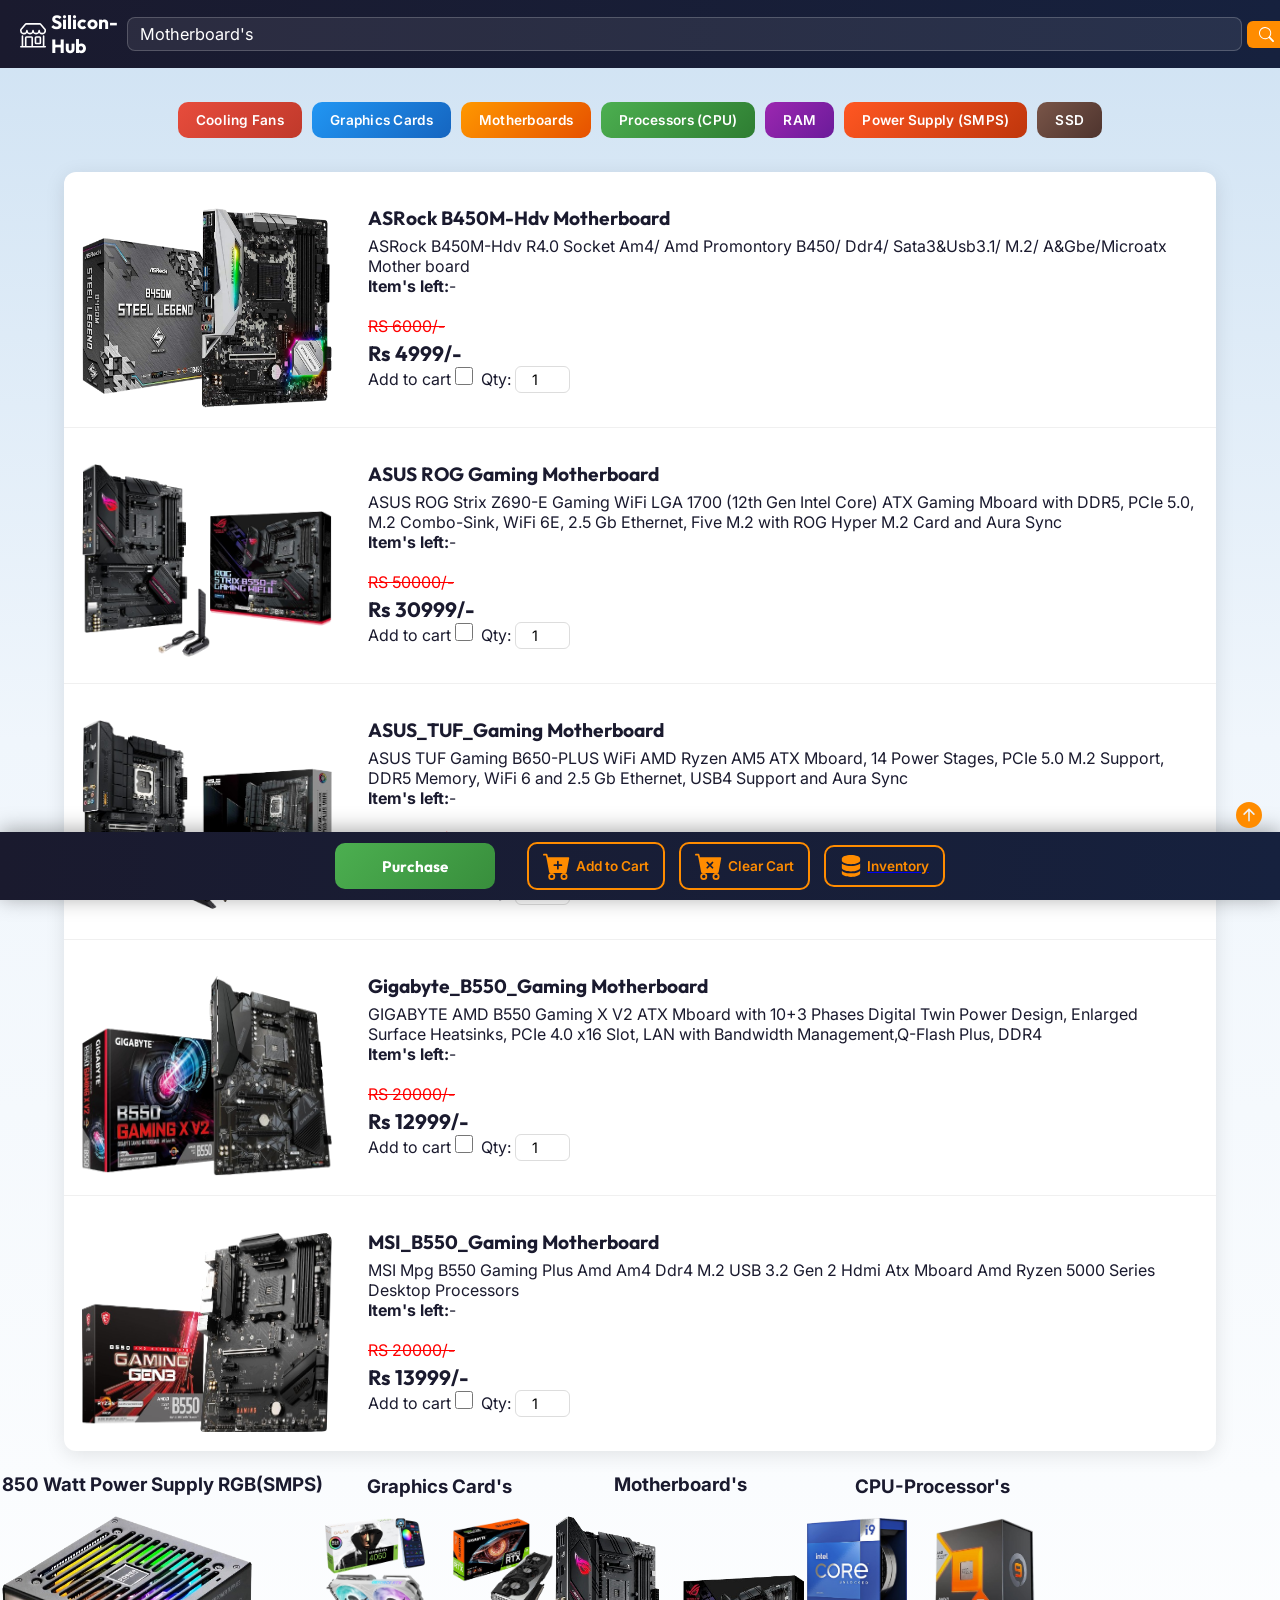
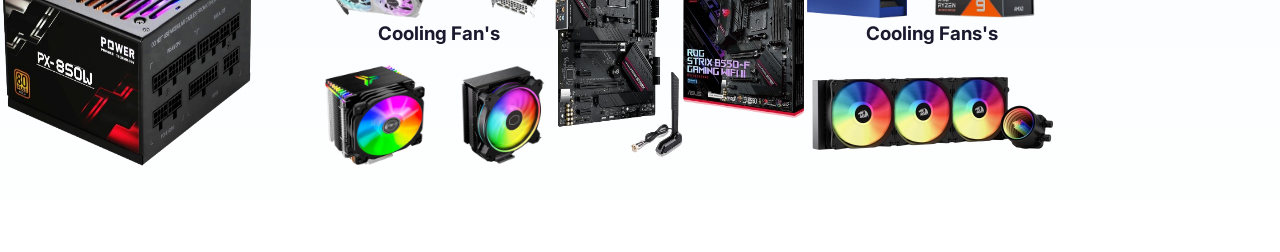
<file: pages/motherboards.html>
<!DOCTYPE html>
<html lang="en">
<head>

  <meta charset="UTF-8">
  <meta name="viewport" content="width=device-width, initial-scale=1.0"><title>Silicon-Hub-Motherboards</title>
  <link rel="stylesheet" href="../css/styles.css">
  <link rel="icon" href="../assets/images/favicon.svg" type="image/svg+xml">
  <script src="../js/main.js"></script><script>
  function addcart()
{
	var check="false";
	let cart = JSON.parse(localStorage.getItem("cart") || "[]");
	if (document.getElementById("m-1").checked)
	{
		check="true";
		var qty=document.getElementById("m-1-q").value;
		var tp;
		var p=4999;
		tp=p*qty;
		var c1 = sessionStorage.getItem("c1");
		c1=c1-qty;
		sessionStorage.setItem("c1", c1);
		output+=":ASRock B450M-Hdv Motherboard,"+qty+","+p+","+tp;
	}
	if (document.getElementById("m-2").checked)
	{
		check="true";
		var qty=document.getElementById("m-2-q").value;
		var tp;
		var p=30999;
		tp=p*qty;
		var c2 = sessionStorage.getItem("c2");
		c2=c2-qty;
		sessionStorage.setItem("c2", c2);
		output+=":ASUS ROG Gaming Motherboard,"+qty+","+p+","+tp;
	}
	if (document.getElementById("m-3").checked)
	{
		check="true";
		var qty=document.getElementById("m-3-q").value;
		var tp;
		var p=24999;
		tp=p*qty;
		var c3 = sessionStorage.getItem("c3");
		c3=c3-qty;
		sessionStorage.setItem("c3", c3);
		output+=":ASUS_TUF_Gaming Motherboard,"+qty+","+p+","+tp;
	}
	if (document.getElementById("m-4").checked)
	{
		check="true";
		var qty=document.getElementById("m-4-q").value;
		var tp;
		var p=12999;
		tp=p*qty;
		var c4 = sessionStorage.getItem("c4");
		c4=c4-qty;
		sessionStorage.setItem("c4", c4);
		output+=":Gigabyte_B550_Gaming Motherboard,"+qty+","+p+","+tp;
	}
	if (document.getElementById("m-5").checked)
	{
		check="true";
		var qty=document.getElementById("m-5-q").value;
		var tp;
		var p=13999;
		tp=p*qty;
		var c5 = sessionStorage.getItem("c5");
		c5=c5-qty;
		sessionStorage.setItem("c5", c5);
		output+=":MSI_B550_Gaming Motherboard,"+qty+","+p+","+tp;
	}
	if (check=="false")
	{
		erpopup('!!No choice Selected!!');
	}
	else
	{
		localStorage.setItem("cart", JSON.stringify(cart));
		popup('Items added to cart successfully');
		
		document.getElementById("m-1").checked = false;
        document.getElementById("m-2").checked = false;
        document.getElementById("m-3").checked = false;
        document.getElementById("m-4").checked = false;
        document.getElementById("m-5").checked = false;

        document.getElementById("m-1-q").value = 1;
        document.getElementById("m-2-q").value = 1;
        document.getElementById("m-3-q").value = 1;
        document.getElementById("m-4-q").value = 1;
        document.getElementById("m-5-q").value = 1;
		
		setTimeout(function() {
		location.reload();
		}, 2500);
	}
}
</script></head><body>
  <header>
  <h1>
    <div>
      <svg xmlns="http://www.w3.org/2000/svg" width="35" height="35" fill="currentColor" class="bi bi-shop" viewbox="0 0 16 16">
        <path d="M2.97 1.35A1 1 0 0 1 3.73 1h8.54a1 1 0 0 1 .76.35l2.609 3.044A1.5 1.5 0 0 1 16 5.37v.255a2.375 2.375 0 0 1-4.25 1.458A2.37 2.37 0 0 1 9.875 8 2.37 2.37 0 0 1 8 7.083 2.37 2.37 0 0 1 6.125 8a2.37 2.37 0 0 1-1.875-.917A2.375 2.375 0 0 1 0 5.625V5.37a1.5 1.5 0 0 1 .361-.976zm1.78 4.275a1.375 1.375 0 0 0 2.75 0 .5.5 0 0 1 1 0 1.375 1.375 0 0 0 2.75 0 .5.5 0 0 1 1 0 1.375 1.375 0 1 0 2.75 0V5.37a.5.5 0 0 0-.12-.325L12.27 2H3.73L1.12 5.045A.5.5 0 0 0 1 5.37v.255a1.375 1.375 0 0 0 2.75 0 .5.5 0 0 1 1 0M1.5 8.5A.5.5 0 0 1 2 9v6h1v-5a1 1 0 0 1 1-1h3a1 1 0 0 1 1 1v5h6V9a.5.5 0 0 1 1 0v6h.5a.5.5 0 0 1 0 1H.5a.5.5 0 0 1 0-1H1V9a.5.5 0 0 1 .5-.5M4 15h3v-5H4zm5-5a1 1 0 0 1 1-1h2a1 1 0 0 1 1 1v3a1 1 0 0 1-1 1h-2a1 1 0 0 1-1-1zm3 0h-2v3h2z">
      </path></svg>
	  Silicon-Hub
	</div>
    <div>
      <input type="search" size="100" id="serch" name="Serch" value="Motherboard's" placeholder="eg. Computer components">
      <button onclick="return serch()" id="search-button">
        <svg xmlns="http://www.w3.org/2000/svg" width="15" height="15" fill="currentColor" class="bi bi-search" viewbox="0 0 16 16">
          <path d="M11.742 10.344a6.5 6.5 0 1 0-1.397 1.398h-.001q.044.06.098.115l3.85 3.85a1 1 0 0 0 1.415-1.414l-3.85-3.85a1 1 0 0 0-.115-.1zM12 6.5a5.5 5.5 0 1 1-11 0 5.5 5.5 0 0 1 11 0"></path>
        </svg>
      </button>
    </div>  
    <div>
      <button onclick="return cart()" id="cart">
        <svg xmlns="http://www.w3.org/2000/svg" width="30" height="30" fill="currentColor" class="bi bi-cart4" viewbox="0 0 16 16">
          <path d="M0 2.5A.5.5 0 0 1 .5 2H2a.5.5 0 0 1 .485.379L2.89 4H14.5a.5.5 0 0 1 .485.621l-1.5 6A.5.5 0 0 1 13 11H4a.5.5 0 0 1-.485-.379L1.61 3H.5a.5.5 0 0 1-.5-.5M3.14 5l.5 2H5V5zM6 5v2h2V5zm3 0v2h2V5zm3 0v2h1.36l.5-2zm1.11 3H12v2h.61zM11 8H9v2h2zM8 8H6v2h2zM5 8H3.89l.5 2H5zm0 5a1 1 0 1 0 0 2 1 1 0 0 0 0-2m-2 1a2 2 0 1 1 4 0 2 2 0 0 1-4 0m9-1a1 1 0 1 0 0 2 1 1 0 0 0 0-2m-2 1a2 2 0 1 1 4 0 2 2 0 0 1-4 0"></path>
        </svg> Cart
      </button>
	  &nbsp;
	  <a href="../index.html">
        <svg xmlns="http://www.w3.org/2000/svg" width="30" height="30" fill="currentColor" class="bi bi-house-door-fill" viewBox="0 0 16 16">
            <path d="M6.5 14.5v-3.505c0-.245.25-.495.5-.495h2c.25 0 .5.25.5.5v3.5a.5.5 0 0 0 .5.5h4a.5.5 0 0 0 .5-.5v-7a.5.5 0 0 0-.146-.354L13 5.793V2.5a.5.5 0 0 0-.5-.5h-1a.5.5 0 0 0-.5.5v1.293L8.354 1.146a.5.5 0 0 0-.708 0l-6 6A.5.5 0 0 0 1.5 7.5v7a.5.5 0 0 0 .5.5h4a.5.5 0 0 0 .5-.5"/>
        </svg>
    </a>
    </div>
  </h1>
  </header>
<br>
<div class="navcont">
  <div><a href="cooling-fans.html"><input class="link fan" value="Cooling Fans" type="button"></a></div>
  <div><a href="graphic-cards.html"><input class="link graphics-card" value="Graphics Cards" type="button"></a></div>
  <div><a href="motherboards.html"><input class="link motherboard" value="Motherboards" type="button"></a></div>
  <div><a href="processors.html"><input class="link processor" value="Processors (CPU)" type="button"></a></div>
  <div><a href="ram.html"><input class="link ram" value="RAM" type="button"></a></div>
  <div><a href="power-supply.html"><input class="link smps" value="Power Supply (SMPS)" type="button"></a></div>
  <div><a href="ssd.html"><input class="link ssd" value="SSD" type="button"></a></div>
</div>
<br>

<table class="table-com">
	<tbody>
	  <tr>
		 <td>
			<br>
			<a href="../assets/images/motherboards/ASRock_B450M.png" target="_blank">
			<img style="width: 250px; height: 200px;" src="../assets/images/motherboards/ASRock_B450M.png" alt="ASRock B450M Mother board">
			</a>
			<br>
		 </td>
		 <td align="left">
			<br>
			<h2>ASRock B450M-Hdv Motherboard</h2>
			<p>ASRock B450M-Hdv R4.0 Socket Am4/ Amd Promontory B450/ Ddr4/ Sata3&amp;Usb3.1/ M.2/ A&amp;Gbe/Microatx Mother board</p>
			<b>Item's left:</b><span id="c1"></span><br><br>
			<span style="color: red; text-decoration: line-through;">RS 6000/-</span>
			<h3>Rs 4999/-</h3>
			Add to cart <input class="Add" id="m-1" name="m-1" value="m-1" type="checkbox">&nbsp; Qty: <input class="qty" id="m-1-q" maxlength="2" size="3" name="m-1-q" value="1" type="number"><br>
			<br>
		 </td>
	  </tr>
	  <tr>
		 <td>
			<br>
			<a href="../assets/images/motherboards/Asus_ROG_Gaming.png" target="_blank">
			<img style="width: 250px; height: 200px;" src="../assets/images/motherboards/Asus_ROG_Gaming.png" alt="Asus_ROG_Gaming_Mother board">
			</a>
			<br>
		 </td>
		 <td align="left">
			<br>
			<h2>ASUS ROG Gaming Motherboard</h2>
			<p>ASUS ROG Strix Z690-E Gaming WiFi LGA 1700 (12th Gen Intel Core) ATX Gaming Mboard with DDR5, PCIe 5.0, M.2 Combo-Sink, WiFi 6E, 2.5 Gb Ethernet, Five M.2 with ROG Hyper M.2 Card and Aura Sync</p>
			<b>Item's left:</b><span id="c2"></span><br><br>
			<span style="color: red; text-decoration: line-through;">RS 50000/-</span>
			<h3>Rs 30999/-</h3>
			Add to cart <input class="Add" id="m-2" name="m-2" value="m-2" type="checkbox">&nbsp; Qty: <input class="qty" id="m-2-q" maxlength="2" size="3" name="m-2-q" value="1" type="number"><br>
			<br>
		 </td>
	  </tr>
	  <tr>
		 <td>
			<br>
			<a href="../assets/images/motherboards/ASUS_TUF_Gaming.png" target="_blank">
			<img style="width: 250px; height: 200px;" src="../assets/images/motherboards/ASUS_TUF_Gaming.png" alt="ASRock B450M Mother board">
			</a>
			<br>
		 </td>
		 <td align="left">
			<br>
			<h2>ASUS_TUF_Gaming Motherboard</h2>
			<p>ASUS TUF Gaming B650-PLUS WiFi AMD Ryzen AM5 ATX Mboard, 14 Power Stages, PCIe 5.0 M.2 Support, DDR5 Memory, WiFi 6 and 2.5 Gb Ethernet, USB4 Support and Aura Sync</p>
			<b>Item's left:</b><span id="c3"></span><br><br>
			<span style="color: red; text-decoration: line-through;">RS 30000/-</span>
			<h3>Rs 24999/-</h3>
			Add to cart <input class="Add" id="m-3" name="m-3" value="m-3" type="checkbox">&nbsp; Qty: <input class="qty" id="m-3-q" maxlength="2" size="3" name="m-3-q" value="1" type="number"><br>
			<br>
		 </td>
	  </tr>
	  <tr>
		 <td>
			<br>
			<a href="../assets/images/motherboards/Gigabyte_B550_Gaming.png" target="_blank">
			<img style="width: 250px; height: 200px;" src="../assets/images/motherboards/Gigabyte_B550_Gaming.png" alt="ASRock B450M Mother board">
			</a>
			<br>
		 </td>
		 <td align="left">
			<br>
			<h2>Gigabyte_B550_Gaming Motherboard</h2>
			<p>GIGABYTE AMD B550 Gaming X V2 ATX Mboard with 10+3 Phases Digital Twin Power Design, Enlarged Surface Heatsinks, PCIe 4.0 x16 Slot, LAN with Bandwidth Management,Q-Flash Plus, DDR4</p>
			<b>Item's left:</b><span id="c4"></span><br><br>
			<span style="color: red; text-decoration: line-through;">RS 20000/-</span>
			<h3>Rs 12999/-</h3>
			Add to cart <input class="Add" id="m-4" name="m-4" value="m-4" type="checkbox">&nbsp; Qty: <input class="qty" id="m-4-q" maxlength="2" size="3" name="m-4-q" value="1" type="number"><br>
			<br>
		 </td>
	  </tr>
	  <tr>
		 <td>
			<br>
			<a href="../assets/images/motherboards/MSI_B550_Gaming.png" target="_blank">
			<img style="width: 250px; height: 200px;" src="../assets/images/motherboards/MSI_B550_Gaming.png" alt="ASRock B450M Mother board">
			</a>
			<br>
		 </td>
		 <td align="left">
			<br>
			<h2>MSI_B550_Gaming Motherboard</h2>
			<p>MSI Mpg B550 Gaming Plus Amd Am4 Ddr4 M.2 USB 3.2 Gen 2 Hdmi Atx Mboard Amd Ryzen 5000 Series Desktop Processors</p>
			<b>Item's left:</b><span id="c5"></span><br><br>
			<span style="color: red; text-decoration: line-through;">RS 20000/-</span>
			<h3>Rs 13999/-</h3>
			Add to cart <input class="Add" id="m-5" name="m-5" value="m-5" type="checkbox">&nbsp; Qty: <input class="qty" id="m-5-q" maxlength="2" size="3" name="m-5-q" value="1" type="number"><br>
			<br>
		 </td>
	  </tr>
	</tbody>
  </table>
<br>

  <table class="table-img">
   <tbody>
     <tr>
       <td>
			<h3 align="center">850 Watt Power Supply RGB(SMPS)</h3>
			<br>
            <img style="width: 250px; height: 250px;" src="../assets/images/power-supply/SMPS_POINWER_850_watt_rgb_fan.png" alt="SMPS_POINWER_850_watt_rgb_fan">
			<br>
        </td>
        <td>
			<h3 align="center">Graphics Card's</h3>
			<br>
            <img style="width: 100px; height: 100px;" src="../assets/images/graphic-cards/GLAX_GeForce_4060_8gb.png" alt="GLAX_GeForce_4060_8gb">
			&nbsp;&nbsp;&nbsp;&nbsp;&nbsp;
			<img style="width: 100px; height: 100px;" src="../assets/images/graphic-cards/GiGABYTE_3060_gta_rtx_force.png" alt="GiGABYTE_3060_gta_rtx_force-Graphics Card">
			<br>
			<h3 align="center">Cooling Fan's</h3>
			<br>
			<img style="width: 100px; height: 100px;" src="../assets/images/cooling-fans/JONSBO_RGB_cooling_Fan.png" alt="JONSBO_RGB_cooling_Fan">
			&nbsp;&nbsp;&nbsp;&nbsp;&nbsp;
			<img style="width: 100px; height: 100px;" src="../assets/images/cooling-fans/RGB_cpu_cooling_fan.png" alt="RGB_cpu_cooling_fan">
			<br>
        </td>
        <td>
			<h3 align="center">Motherboard's</h3>
			<br>
            <img style="width: 250px; height: 250px;" src="../assets/images/motherboards/Asus_ROG_Gaming.png" alt="Asus_ROG_Gaming_mother_bord">
			<br>
        </td>
        <td>
			<h3 align="center">CPU-Processor's</h3>
			<br>
            <img style="width: 100px; height: 100px;" src="../assets/images/processors/i9_24core.png" alt="i9_24core_Processor">
			&nbsp;&nbsp;&nbsp;&nbsp;&nbsp;
            <img style="width: 100px; height: 100px;" src="../assets/images/processors/AMD_Ryzen_9.png" alt="AMD_Ryzen_9_Processor">
			<br>
			<h3 align="center">Cooling Fans's</h3>
			<br>
			<img style="width: 250px; height: 100px;" src="../assets/images/cooling-fans/Reddragon_RGB_3+1_cooling_fan.png" alt="Reddragon_RGB_3+1_cooling_fan">

			<br>
       </td>
      </tr>
    </tbody>
  </table>
  <br>
 <div class="navbar">
  <input value="Purchase" class="buy" onclick="return buy()" type="button">
  &nbsp;
  <button onclick="return addcart()" id="btn-addcart">
    <svg xmlns="http://www.w3.org/2000/svg" width="28" height="28" fill="currentColor" viewBox="0 0 16 16"><path d="M.5 1a.5.5 0 0 0 0 1h1.11l.401 1.607 1.498 7.985A.5.5 0 0 0 4 12h1a2 2 0 1 0 0 4 2 2 0 0 0 0-4h7a2 2 0 1 0 0 4 2 2 0 0 0 0-4h1a.5.5 0 0 0 .491-.408l1.5-8A.5.5 0 0 0 14.5 3H2.89l-.405-1.621A.5.5 0 0 0 2 1zM6 14a1 1 0 1 1-2 0 1 1 0 0 1 2 0m7 0a1 1 0 1 1-2 0 1 1 0 0 1 2 0M9 5.5V7h1.5a.5.5 0 0 1 0 1H9v1.5a.5.5 0 0 1-1 0V8H6.5a.5.5 0 0 1 0-1H8V5.5a.5.5 0 0 1 1 0"/></svg> Add to Cart
  </button>
  <button onclick="return clrcart()" id="btn-clrcart">
    <svg xmlns="http://www.w3.org/2000/svg" width="28" height="28" fill="currentColor" viewBox="0 0 16 16"><path d="M.5 1a.5.5 0 0 0 0 1h1.11l.401 1.607 1.498 7.985A.5.5 0 0 0 4 12h1a2 2 0 1 0 0 4 2 2 0 0 0 0-4h7a2 2 0 1 0 0 4 2 2 0 0 0 0-4h1a.5.5 0 0 0 .491-.408l1.5-8A.5.5 0 0 0 14.5 3H2.89l-.405-1.621A.5.5 0 0 0 2 1zM6 14a1 1 0 1 1-2 0 1 1 0 0 1 2 0m7 0a1 1 0 1 1-2 0 1 1 0 0 1 2 0M7.354 5.646 8.5 6.793l1.146-1.147a.5.5 0 0 1 .708.708L9.207 7.5l1.147 1.146a.5.5 0 0 1-.708.708L8.5 8.207 7.354 9.354a.5.5 0 1 1-.708-.708L7.793 7.5 6.646 6.354a.5.5 0 1 1 .708-.708"/></svg> Clear Cart
  </button>
  <a href="inventory.html"><button id="btn-inventory">
    <svg xmlns="http://www.w3.org/2000/svg" width="22" height="22" fill="currentColor" viewBox="0 0 16 16"><path d="M1.333 2.667C1.333 1.194 4.318 0 8 0s6.667 1.194 6.667 2.667V4c0 1.473-2.985 2.667-6.667 2.667S1.333 5.473 1.333 4z"/><path d="M1.333 6.334v3C1.333 10.805 4.318 12 8 12s6.667-1.194 6.667-2.667V6.334a6.5 6.5 0 0 1-1.458.79C11.81 7.684 9.967 8 8 8s-3.809-.317-5.208-.876a6.5 6.5 0 0 1-1.458-.79z"/><path d="M14.667 11.668a6.5 6.5 0 0 1-1.458.789c-1.4.56-3.242.876-5.21.876-1.966 0-3.809-.316-5.208-.876a6.5 6.5 0 0 1-1.458-.79v1.666C1.333 14.806 4.318 16 8 16s6.667-1.194 6.667-2.667z"/></svg>
    Inventory
  </button></a>
  <a id="backToTopBtn" role="button">
    <svg xmlns="http://www.w3.org/2000/svg" width="26" height="26" fill="currentColor" viewBox="0 0 16 16"><path d="M16 8A8 8 0 1 0 0 8a8 8 0 0 0 16 0m-7.5 3.5a.5.5 0 0 1-1 0V5.707L5.354 7.854a.5.5 0 1 1-.708-.708l3-3a.5.5 0 0 1 .708 0l3 3a.5.5 0 0 1-.708.708L8.5 5.707z"/></svg>
  </a>
</div><br><br><br>
<script src="../js/main.js"></script>
<script>
  document.getElementById('backToTopBtn').onclick = function () {
    window.scrollTo({ top: 0, behavior: 'smooth' }); return false;
  };
  ['c1','c2','c3','c4','c5'].forEach(function(id) {
    document.getElementById(id).textContent = sessionStorage.getItem(id) || '-';
  });
</script>
</body></html>
</file>
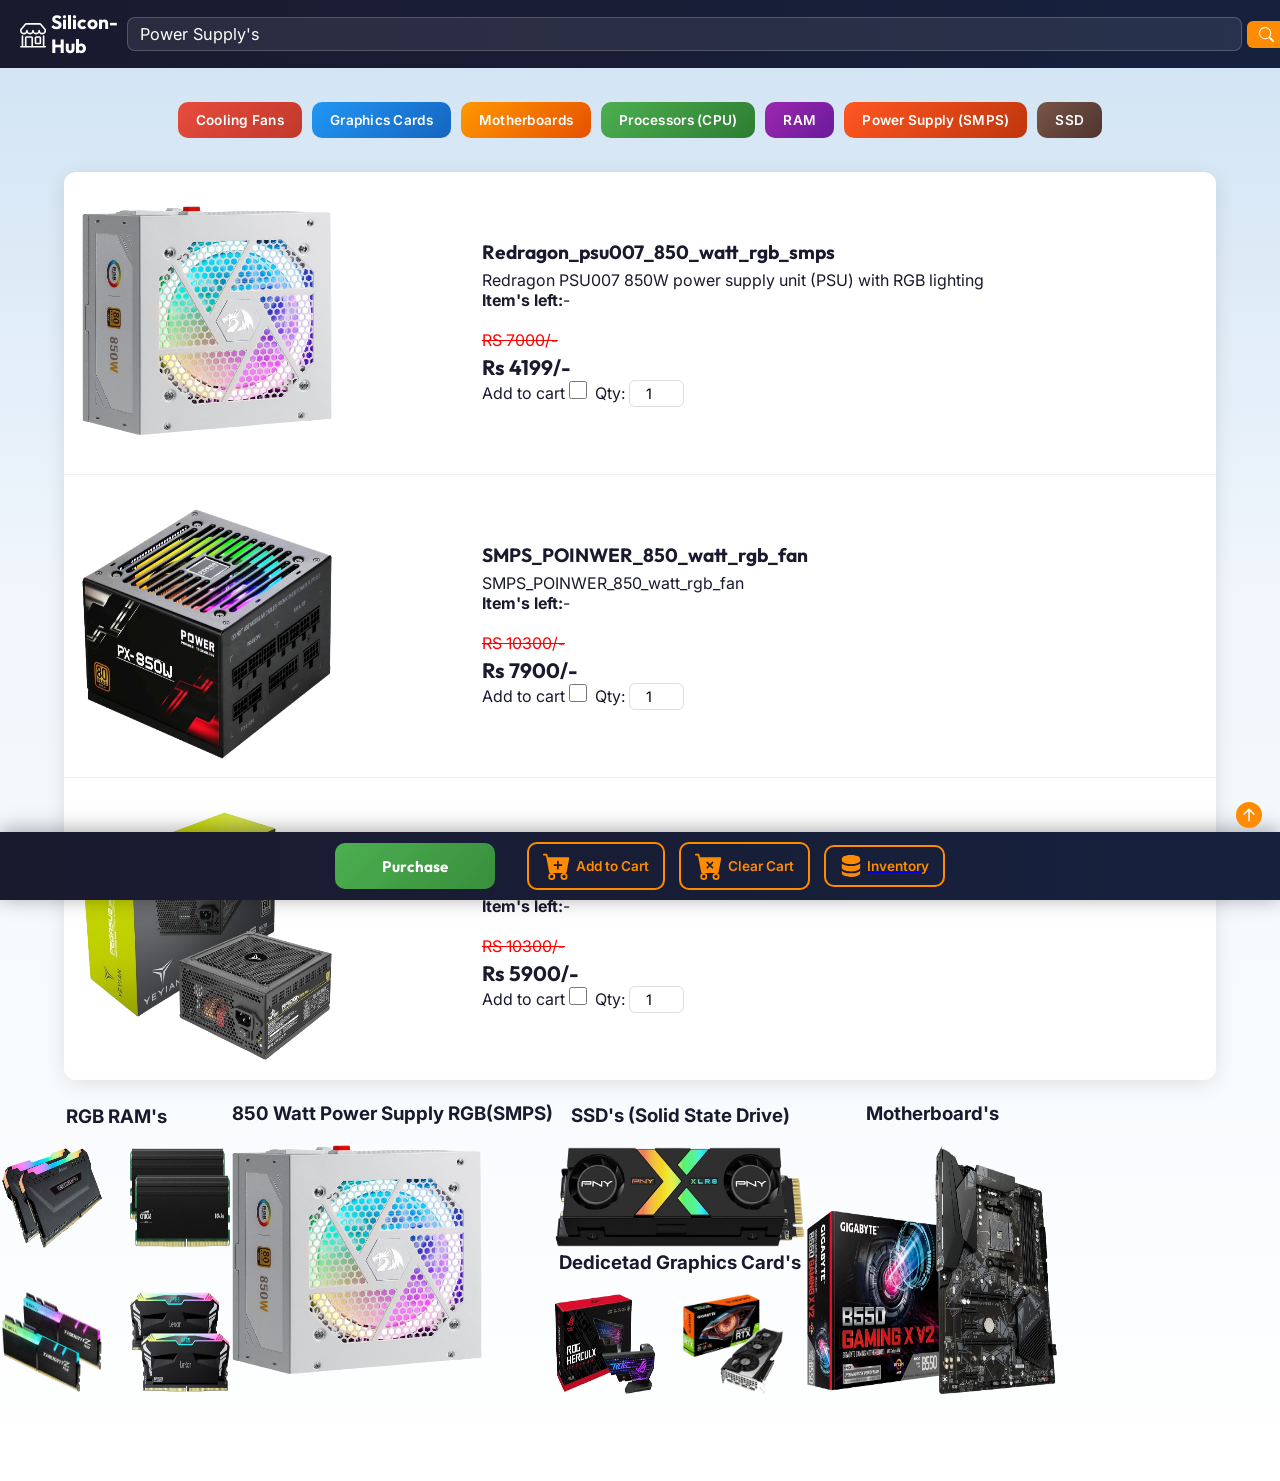
<file: pages/power-supply.html>
<!DOCTYPE html>
<html lang="en">
<head>

  <meta charset="UTF-8">
  <meta name="viewport" content="width=device-width, initial-scale=1.0"><title>Silicon-Hub-Power_Supply</title>
  <link rel="stylesheet" href="../css/styles.css">
  <link rel="icon" href="../assets/images/favicon.svg" type="image/svg+xml">
  <script src="../js/main.js"></script><script>
  function addcart()
{
	var check="false";
	let cart = JSON.parse(localStorage.getItem("cart") || "[]");
	if (document.getElementById("s-1").checked)
	{
		check="true";
		var qty=document.getElementById("s-1-q").value;
		var tp;
		var p=4199;
		tp=p*qty;
		var f1 = sessionStorage.getItem("f1");
		f1=f1-qty;
		sessionStorage.setItem("f1", f1);
		output+=":Redragon_psu007_850_watt_rgb_smps,"+qty+","+p+","+tp;
	}
	if (document.getElementById("s-2").checked)
	{
		check="true";
		var qty=document.getElementById("s-2-q").value;
		var tp;
		var p=7900;
		tp=p*qty;
		var f2 = sessionStorage.getItem("f2");
		f2=f2-qty;
		sessionStorage.setItem("f2", f2);
		output+=":SMPS_POINWER_850_watt_rgb_fan,"+qty+","+p+","+tp;
	}
	if (document.getElementById("s-3").checked)
	{
		check="true";
		var qty=document.getElementById("s-3-q").value;
		var tp;
		var p=5900;
		tp=p*qty;
		var f3 = sessionStorage.getItem("f3");
		f3=f3-qty;
		sessionStorage.setItem("f3", f3);
		output+=":YEYIAN_Pegasus_smps,"+qty+","+p+","+tp;
	}
	if (check=="false")
	{
		erpopup('!!No choice Selected!!');
	}
	else
	{
		localStorage.setItem("cart", JSON.stringify(cart));
		popup('Items added to cart successfully');
		 
		document.getElementById("s-1").checked = false;
        document.getElementById("s-2").checked = false;
        document.getElementById("s-3").checked = false;
        
        document.getElementById("s-1-q").value = 1;
        document.getElementById("s-2-q").value = 1;
        document.getElementById("s-3-q").value = 1;
		
		setTimeout(function() {
		location.reload();
		}, 2500);
	}
}</script></head><body>
  <header>
  <h1>
    <div>
      <svg xmlns="http://www.w3.org/2000/svg" width="35" height="35" fill="currentColor" class="bi bi-shop" viewbox="0 0 16 16">
        <path d="M2.97 1.35A1 1 0 0 1 3.73 1h8.54a1 1 0 0 1 .76.35l2.609 3.044A1.5 1.5 0 0 1 16 5.37v.255a2.375 2.375 0 0 1-4.25 1.458A2.37 2.37 0 0 1 9.875 8 2.37 2.37 0 0 1 8 7.083 2.37 2.37 0 0 1 6.125 8a2.37 2.37 0 0 1-1.875-.917A2.375 2.375 0 0 1 0 5.625V5.37a1.5 1.5 0 0 1 .361-.976zm1.78 4.275a1.375 1.375 0 0 0 2.75 0 .5.5 0 0 1 1 0 1.375 1.375 0 0 0 2.75 0 .5.5 0 0 1 1 0 1.375 1.375 0 1 0 2.75 0V5.37a.5.5 0 0 0-.12-.325L12.27 2H3.73L1.12 5.045A.5.5 0 0 0 1 5.37v.255a1.375 1.375 0 0 0 2.75 0 .5.5 0 0 1 1 0M1.5 8.5A.5.5 0 0 1 2 9v6h1v-5a1 1 0 0 1 1-1h3a1 1 0 0 1 1 1v5h6V9a.5.5 0 0 1 1 0v6h.5a.5.5 0 0 1 0 1H.5a.5.5 0 0 1 0-1H1V9a.5.5 0 0 1 .5-.5M4 15h3v-5H4zm5-5a1 1 0 0 1 1-1h2a1 1 0 0 1 1 1v3a1 1 0 0 1-1 1h-2a1 1 0 0 1-1-1zm3 0h-2v3h2z">
      </path></svg>
	  Silicon-Hub
	</div>
    <div>
      <input type="search" size="100" id="serch" name="Serch" value="Power Supply's" placeholder="eg. Computer components">
      <button onclick="return serch()" id="search-button">
        <svg xmlns="http://www.w3.org/2000/svg" width="15" height="15" fill="currentColor" class="bi bi-search" viewbox="0 0 16 16">
          <path d="M11.742 10.344a6.5 6.5 0 1 0-1.397 1.398h-.001q.044.06.098.115l3.85 3.85a1 1 0 0 0 1.415-1.414l-3.85-3.85a1 1 0 0 0-.115-.1zM12 6.5a5.5 5.5 0 1 1-11 0 5.5 5.5 0 0 1 11 0"></path>
        </svg>
      </button>
    </div>  
    <div>
      <button onclick="return cart()" id="cart">
        <svg xmlns="http://www.w3.org/2000/svg" width="30" height="30" fill="currentColor" class="bi bi-cart4" viewbox="0 0 16 16">
          <path d="M0 2.5A.5.5 0 0 1 .5 2H2a.5.5 0 0 1 .485.379L2.89 4H14.5a.5.5 0 0 1 .485.621l-1.5 6A.5.5 0 0 1 13 11H4a.5.5 0 0 1-.485-.379L1.61 3H.5a.5.5 0 0 1-.5-.5M3.14 5l.5 2H5V5zM6 5v2h2V5zm3 0v2h2V5zm3 0v2h1.36l.5-2zm1.11 3H12v2h.61zM11 8H9v2h2zM8 8H6v2h2zM5 8H3.89l.5 2H5zm0 5a1 1 0 1 0 0 2 1 1 0 0 0 0-2m-2 1a2 2 0 1 1 4 0 2 2 0 0 1-4 0m9-1a1 1 0 1 0 0 2 1 1 0 0 0 0-2m-2 1a2 2 0 1 1 4 0 2 2 0 0 1-4 0"></path>
        </svg> Cart
      </button>
	  &nbsp;
		<a href="../index.html">
			<svg xmlns="http://www.w3.org/2000/svg" width="30" height="30" fill="currentColor" class="bi bi-house-door-fill" viewBox="0 0 16 16">
				<path d="M6.5 14.5v-3.505c0-.245.25-.495.5-.495h2c.25 0 .5.25.5.5v3.5a.5.5 0 0 0 .5.5h4a.5.5 0 0 0 .5-.5v-7a.5.5 0 0 0-.146-.354L13 5.793V2.5a.5.5 0 0 0-.5-.5h-1a.5.5 0 0 0-.5.5v1.293L8.354 1.146a.5.5 0 0 0-.708 0l-6 6A.5.5 0 0 0 1.5 7.5v7a.5.5 0 0 0 .5.5h4a.5.5 0 0 0 .5-.5"/>
			</svg>
    </a>
    </div>
  </h1>
  </header>
<br>
<div class="navcont">
  <div><a href="cooling-fans.html"><input class="link fan" value="Cooling Fans" type="button"></a></div>
  <div><a href="graphic-cards.html"><input class="link graphics-card" value="Graphics Cards" type="button"></a></div>
  <div><a href="motherboards.html"><input class="link motherboard" value="Motherboards" type="button"></a></div>
  <div><a href="processors.html"><input class="link processor" value="Processors (CPU)" type="button"></a></div>
  <div><a href="ram.html"><input class="link ram" value="RAM" type="button"></a></div>
  <div><a href="power-supply.html"><input class="link smps" value="Power Supply (SMPS)" type="button"></a></div>
  <div><a href="ssd.html"><input class="link ssd" value="SSD" type="button"></a></div>
</div>
<br>

  <table class="table-com">
	<tbody>
	  <tr>
		 <td>
			<br>
			<a href="../assets/images/power-supply/Redragon_psu007_850_watt_rgb_smps.png" target="_blank">
			<img style="width: 250px; height: 250px;" src="../assets/images/power-supply/Redragon_psu007_850_watt_rgb_smps.png" alt="Redragon_psu007_850_watt_rgb_smps">
			</a>
			<br>
		 </td>
		 <td align="left">
			<br>
			<h2>Redragon_psu007_850_watt_rgb_smps</h2>
			<p>Redragon PSU007 850W power supply unit (PSU) with RGB lighting</p>
			<b>Item's left:</b><span id="f1"></span><br><br>
			<span style="color: red; text-decoration: line-through;">RS 7000/-</span>
			<h3>Rs 4199/-</h3>
			Add to cart <input class="Add" id="s-1" name="s-1" value="s-1" type="checkbox">&nbsp; Qty: <input class="qty" id="s-1-q" maxlength="2" size="3" name="s-1-q" value="1" type="number"><br>
			<br>
		 </td>
	  </tr>
	  <tr>
		 <td>
			<br>
			<a href="../assets/images/power-supply/SMPS_POINWER_850_watt_rgb_fan.png" target="_blank">
			<img style="width: 250px; height: 250px;" src="../assets/images/power-supply/SMPS_POINWER_850_watt_rgb_fan.png" alt="SMPS_POINWER_850_watt_rgb_fan">
			</a>
			<br>
		 </td>
		 <td align="left">
			<br>
			<h2>SMPS_POINWER_850_watt_rgb_fan</h2>
			<p>SMPS_POINWER_850_watt_rgb_fan</p>
			<b>Item's left:</b><span id="f2"></span><br><br>
			<span style="color: red; text-decoration: line-through;">RS 10300/-</span>
			<h3>Rs 7900/-</h3>
			Add to cart <input class="Add" id="s-2" name="s-2" value="s-2" type="checkbox">&nbsp; Qty: <input class="qty" id="s-2-q" maxlength="2" size="3" name="s-2-q" value="1" type="number"><br>
			<br>
		 </td>
	  </tr>
	  <tr>
		 <td>
			<br>
			<a href="../assets/images/power-supply/YEYIAN_Pegasus_smps.png" target="_blank">
			<img style="width: 250px; height: 250px;" src="../assets/images/power-supply/YEYIAN_Pegasus_smps.png" alt="YEYIAN_Pegasus_smps">
			</a>
			<br>
		 </td>
		 <td align="left">
			<br>
			<h2>YEYIAN_Pegasus_smps</h2>
			<p>YEYIAN_Pegasus_smps</p>
			<b>Item's left:</b><span id="f3"></span><br><br>
			<span style="color: red; text-decoration: line-through;">RS 10300/-</span>
			<h3>Rs 5900/-</h3>
			Add to cart <input class="Add" id="s-3" name="s-3" value="s-3" type="checkbox">&nbsp; Qty: <input class="qty" id="s-3-q" maxlength="2" size="3" name="s-3-q" value="1" type="number"><br>
			<br>
		 </td>
	  </tr>
	  
	</tbody>
  </table>

<br>
  <table class="table-img">
    <tbody>
      <tr>
         <td>
			<h3 align="center">RGB RAM's</h3>
			<br>
            <img style="width: 100px; height: 100px;" src="../assets/images/ram/CorSair_RGB_ddr4_32_gb_ram.png" alt="CorSair_RGB_ddr4_32_gb_RAM">
			&nbsp;&nbsp;&nbsp;&nbsp;&nbsp;
			<img style="width: 100px; height: 100px;" src="../assets/images/ram/Curial_Pro_64_gb_ram_kit_ddr4.png" alt="Curial_Pro_64_gb_kit_ddr4_RAM">
			<br>
			<br>
			<br>
			<img style="width: 100px; height: 100px;" src="../assets/images/ram/G-SKILL_RGB__2x16_gb_ram.png" alt="G-SKILL_RGB__2x16_gb_RAM">
			&nbsp;&nbsp;&nbsp;&nbsp;&nbsp;
			<img style="width: 100px; height: 100px;" src="../assets/images/ram/Lexar__2x16__gb_ram_ddr5.png" alt="Lexar__2x16__gb_ddr5_RAM">
			<br>
         </td>
         <td>
			<h3 align="center">850 Watt Power Supply RGB(SMPS)</h3>
			<br>
           	<img style="width: 250px; height: 250px;" src="../assets/images/power-supply/Redragon_psu007_850_watt_rgb_smps.png" alt="Redragon_psu007_850_watt_rgb_smps_PowerSupply">
			<br>
         </td>
         <td>
			<h3 align="center">SSD's (Solid State Drive)</h3>
			<br>
            <img style="width: 250px; height: 100px;" src="../assets/images/ssd/PNY_rgb_1tb_ssd.png" alt="PNY_rgb_1tb_ssd">
			<br>
			<h3 align="center">Dedicetad Graphics Card's</h3>
			<br>
			<img style="width: 100px; height: 100px;" src="../assets/images/graphic-cards/ROG_HERculux_graphic_card.png" alt="ROG_HERculux_graphic_card_Graphic_Card">
			&nbsp;&nbsp;&nbsp;&nbsp;&nbsp;
            <img style="width: 100px; height: 100px;" src="../assets/images/graphic-cards/GiGABYTE_3060_gta_rtx_force.png" alt="GiGABYTE_3060_gta_rtx_force_Graphic_Card">
			<br>
         </td>
         <td>
			<h3 align="center">Motherboard's</h3>
			<br>
            		<img style="width: 250px; height: 250px;" src="../assets/images/motherboards/Gigabyte_B550_Gaming.png" alt="Gigabyte_B550_Gaming_Motherboard">
			<br>
         </td>
      </tr>
    </tbody>
  </table>
  <br>
<div class="navbar">
  <input value="Purchase" class="buy" onclick="return buy()" type="button">
  &nbsp;
  <button onclick="return addcart()" id="btn-addcart">
    <svg xmlns="http://www.w3.org/2000/svg" width="28" height="28" fill="currentColor" viewBox="0 0 16 16"><path d="M.5 1a.5.5 0 0 0 0 1h1.11l.401 1.607 1.498 7.985A.5.5 0 0 0 4 12h1a2 2 0 1 0 0 4 2 2 0 0 0 0-4h7a2 2 0 1 0 0 4 2 2 0 0 0 0-4h1a.5.5 0 0 0 .491-.408l1.5-8A.5.5 0 0 0 14.5 3H2.89l-.405-1.621A.5.5 0 0 0 2 1zM6 14a1 1 0 1 1-2 0 1 1 0 0 1 2 0m7 0a1 1 0 1 1-2 0 1 1 0 0 1 2 0M9 5.5V7h1.5a.5.5 0 0 1 0 1H9v1.5a.5.5 0 0 1-1 0V8H6.5a.5.5 0 0 1 0-1H8V5.5a.5.5 0 0 1 1 0"/></svg> Add to Cart
  </button>
  <button onclick="return clrcart()" id="btn-clrcart">
    <svg xmlns="http://www.w3.org/2000/svg" width="28" height="28" fill="currentColor" viewBox="0 0 16 16"><path d="M.5 1a.5.5 0 0 0 0 1h1.11l.401 1.607 1.498 7.985A.5.5 0 0 0 4 12h1a2 2 0 1 0 0 4 2 2 0 0 0 0-4h7a2 2 0 1 0 0 4 2 2 0 0 0 0-4h1a.5.5 0 0 0 .491-.408l1.5-8A.5.5 0 0 0 14.5 3H2.89l-.405-1.621A.5.5 0 0 0 2 1zM6 14a1 1 0 1 1-2 0 1 1 0 0 1 2 0m7 0a1 1 0 1 1-2 0 1 1 0 0 1 2 0M7.354 5.646 8.5 6.793l1.146-1.147a.5.5 0 0 1 .708.708L9.207 7.5l1.147 1.146a.5.5 0 0 1-.708.708L8.5 8.207 7.354 9.354a.5.5 0 1 1-.708-.708L7.793 7.5 6.646 6.354a.5.5 0 1 1 .708-.708"/></svg> Clear Cart
  </button>
  <a href="inventory.html"><button id="btn-inventory">
    <svg xmlns="http://www.w3.org/2000/svg" width="22" height="22" fill="currentColor" viewBox="0 0 16 16"><path d="M1.333 2.667C1.333 1.194 4.318 0 8 0s6.667 1.194 6.667 2.667V4c0 1.473-2.985 2.667-6.667 2.667S1.333 5.473 1.333 4z"/><path d="M1.333 6.334v3C1.333 10.805 4.318 12 8 12s6.667-1.194 6.667-2.667V6.334a6.5 6.5 0 0 1-1.458.79C11.81 7.684 9.967 8 8 8s-3.809-.317-5.208-.876a6.5 6.5 0 0 1-1.458-.79z"/><path d="M14.667 11.668a6.5 6.5 0 0 1-1.458.789c-1.4.56-3.242.876-5.21.876-1.966 0-3.809-.316-5.208-.876a6.5 6.5 0 0 1-1.458-.79v1.666C1.333 14.806 4.318 16 8 16s6.667-1.194 6.667-2.667z"/></svg>
    Inventory
  </button></a>
  <a id="backToTopBtn" role="button">
    <svg xmlns="http://www.w3.org/2000/svg" width="26" height="26" fill="currentColor" viewBox="0 0 16 16"><path d="M16 8A8 8 0 1 0 0 8a8 8 0 0 0 16 0m-7.5 3.5a.5.5 0 0 1-1 0V5.707L5.354 7.854a.5.5 0 1 1-.708-.708l3-3a.5.5 0 0 1 .708 0l3 3a.5.5 0 0 1-.708.708L8.5 5.707z"/></svg>
  </a>
</div><br><br><br>
<script src="../js/main.js"></script>
<script>
  document.getElementById('backToTopBtn').onclick = function () {
    window.scrollTo({ top: 0, behavior: 'smooth' }); return false;
  };
  ['f1','f2','f3'].forEach(function(id) {
    document.getElementById(id).textContent = sessionStorage.getItem(id) || '-';
  });
</script>
</body></html>
</file>
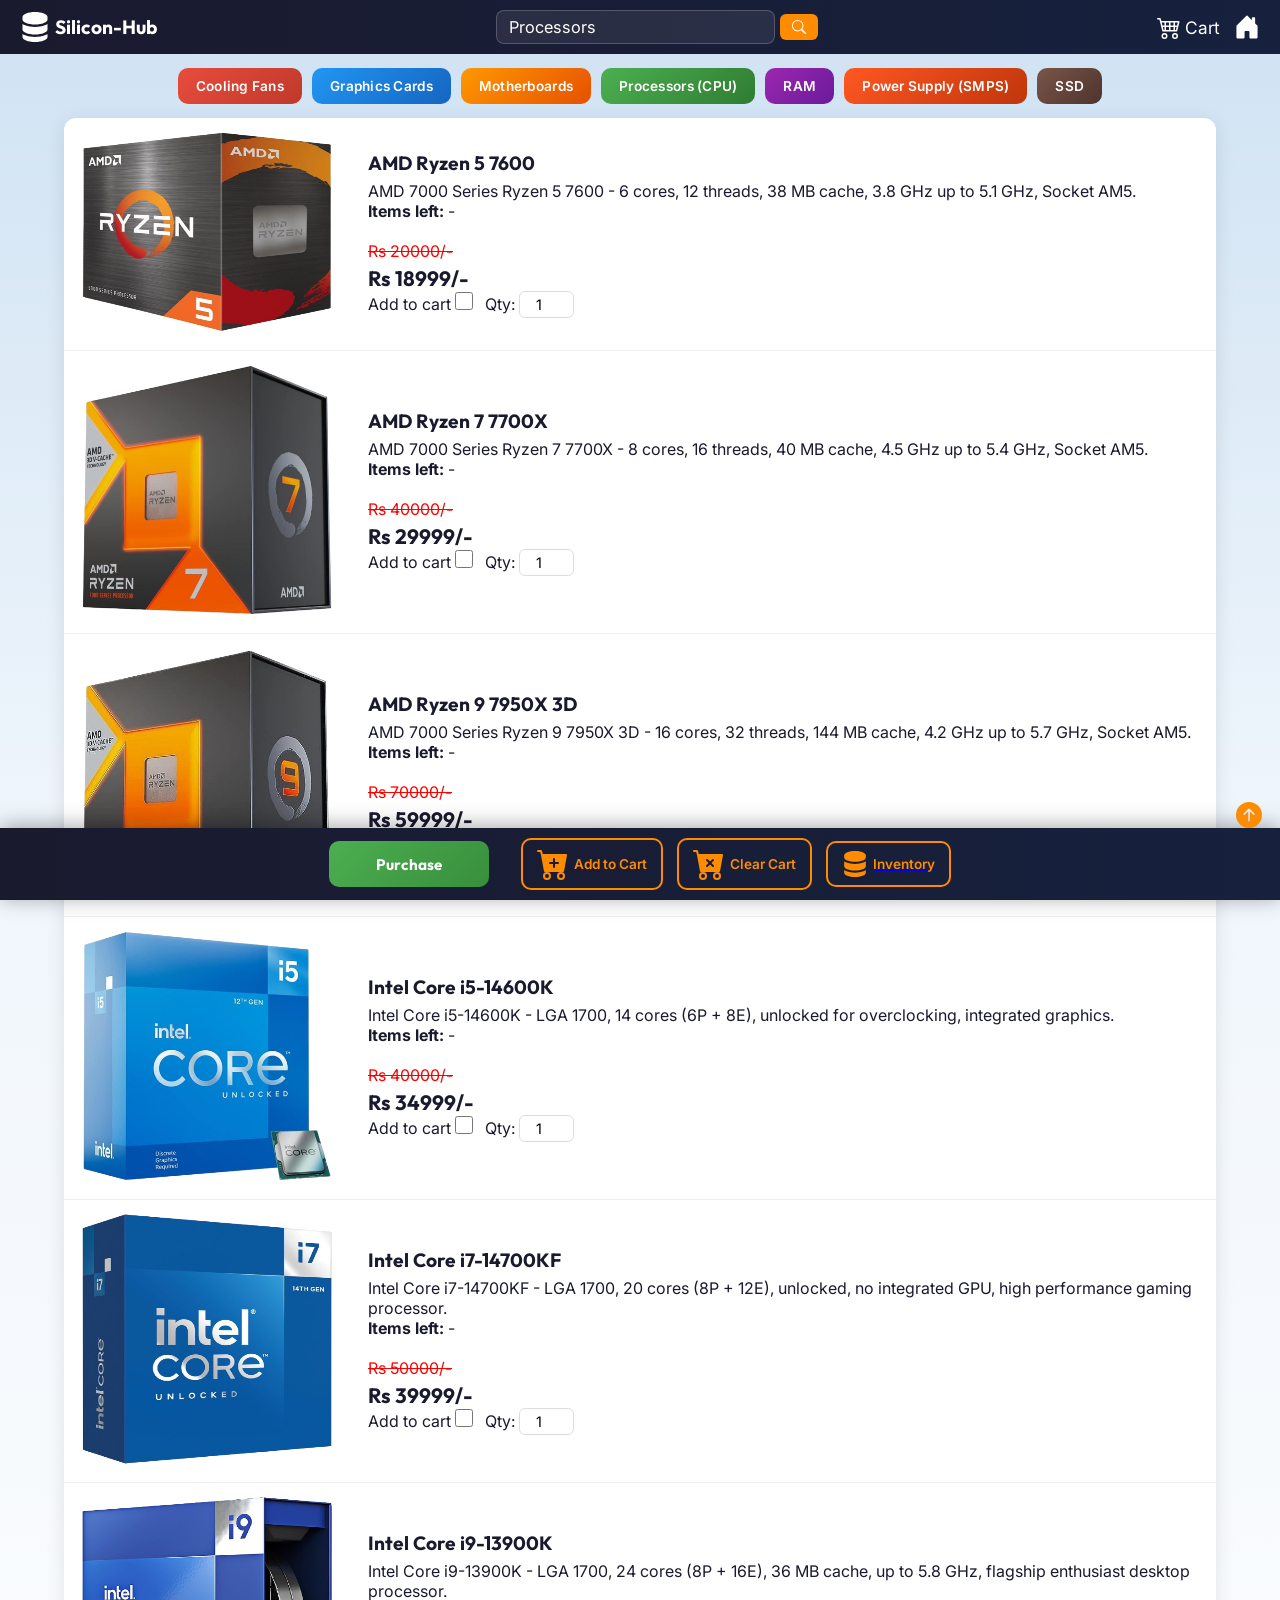
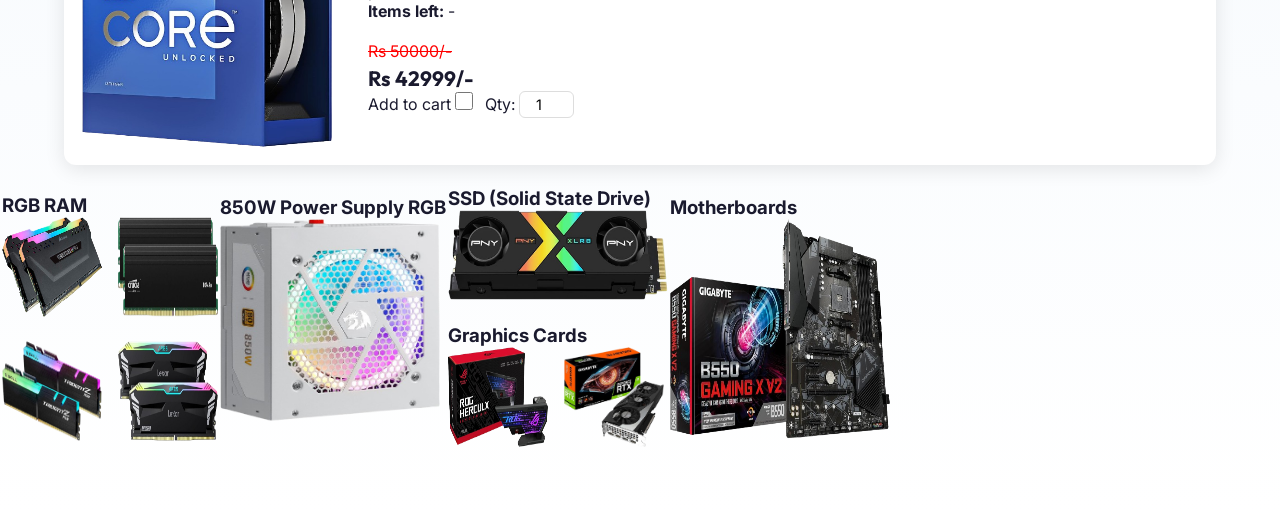
<file: pages/processors.html>
<!DOCTYPE html>
<html lang="en">
<head>
  <meta charset="UTF-8">
  <meta name="viewport" content="width=device-width, initial-scale=1.0">
  <title>Silicon-Hub - Processors (CPU)</title>
  <link rel="icon" href="../assets/images/favicon.svg" type="image/svg+xml">
  <link rel="stylesheet" href="../css/styles.css">
</head>
<body>
  <header>
  <h1>
    <div>
      <svg xmlns="http://www.w3.org/2000/svg" width="30" height="30" fill="currentColor" viewBox="0 0 16 16">
        <path d="M1.333 2.667C1.333 1.194 4.318 0 8 0s6.667 1.194 6.667 2.667V4c0 1.473-2.985 2.667-6.667 2.667S1.333 5.473 1.333 4z"/>
        <path d="M1.333 6.334v3C1.333 10.805 4.318 12 8 12s6.667-1.194 6.667-2.667V6.334a6.5 6.5 0 0 1-1.458.79C11.81 7.684 9.967 8 8 8s-3.809-.317-5.208-.876a6.5 6.5 0 0 1-1.458-.79z"/>
        <path d="M14.667 11.668a6.5 6.5 0 0 1-1.458.789c-1.4.56-3.242.876-5.21.876-1.966 0-3.809-.316-5.208-.876a6.5 6.5 0 0 1-1.458-.79v1.666C1.333 14.806 4.318 16 8 16s6.667-1.194 6.667-2.667z"/>
      </svg>
      Silicon-Hub
    </div>
    <div>
      <input type="search" id="serch" name="search" value="Processors" placeholder="Search components…">
      <button onclick="serch()" id="search-button">
        <svg xmlns="http://www.w3.org/2000/svg" width="14" height="14" fill="currentColor" viewBox="0 0 16 16">
          <path d="M11.742 10.344a6.5 6.5 0 1 0-1.397 1.398h-.001q.044.06.098.115l3.85 3.85a1 1 0 0 0 1.415-1.414l-3.85-3.85a1 1 0 0 0-.115-.1zM12 6.5a5.5 5.5 0 1 1-11 0 5.5 5.5 0 0 1 11 0"/>
        </svg>
      </button>
    </div>
    <div>
      <button onclick="cart()" id="btn-cart">
        <svg xmlns="http://www.w3.org/2000/svg" width="24" height="24" fill="currentColor" viewBox="0 0 16 16">
          <path d="M0 2.5A.5.5 0 0 1 .5 2H2a.5.5 0 0 1 .485.379L2.89 4H14.5a.5.5 0 0 1 .485.621l-1.5 6A.5.5 0 0 1 13 11H4a.5.5 0 0 1-.485-.379L1.61 3H.5a.5.5 0 0 1-.5-.5M3.14 5l.5 2H5V5zM6 5v2h2V5zm3 0v2h2V5zm3 0v2h1.36l.5-2zm1.11 3H12v2h.61zM11 8H9v2h2zM8 8H6v2h2zM5 8H3.89l.5 2H5zm0 5a1 1 0 1 0 0 2 1 1 0 0 0 0-2m-2 1a2 2 0 1 1 4 0 2 2 0 0 1-4 0m9-1a1 1 0 1 0 0 2 1 1 0 0 0 0-2m-2 1a2 2 0 1 1 4 0 2 2 0 0 1-4 0"/>
        </svg> Cart
      </button>
      &nbsp;
      <a href="../index.html" aria-label="Home">
        <svg xmlns="http://www.w3.org/2000/svg" width="26" height="26" fill="currentColor" viewBox="0 0 16 16">
          <path d="M6.5 14.5v-3.505c0-.245.25-.495.5-.495h2c.25 0 .5.25.5.5v3.5a.5.5 0 0 0 .5.5h4a.5.5 0 0 0 .5-.5v-7a.5.5 0 0 0-.146-.354L13 5.793V2.5a.5.5 0 0 0-.5-.5h-1a.5.5 0 0 0-.5.5v1.293L8.354 1.146a.5.5 0 0 0-.708 0l-6 6A.5.5 0 0 0 1.5 7.5v7a.5.5 0 0 0 .5.5h4a.5.5 0 0 0 .5-.5"/>
        </svg>
      </a>
    </div>
  </h1>
  </header>

  <div class="navcont">
    <div><a href="cooling-fans.html"><input class="link fan" value="Cooling Fans" type="button"></a></div>
    <div><a href="graphic-cards.html"><input class="link graphics-card" value="Graphics Cards" type="button"></a></div>
    <div><a href="motherboards.html"><input class="link motherboard" value="Motherboards" type="button"></a></div>
    <div><a href="processors.html"><input class="link processor" value="Processors (CPU)" type="button"></a></div>
    <div><a href="ram.html"><input class="link ram" value="RAM" type="button"></a></div>
    <div><a href="power-supply.html"><input class="link smps" value="Power Supply (SMPS)" type="button"></a></div>
    <div><a href="ssd.html"><input class="link ssd" value="SSD" type="button"></a></div>
  </div>

  <table class="table-com">
    <tbody>
      <tr>
        <td>
          <a href="../assets/images/processors/AMD_Ryzen_5.png" target="_blank">
            <img style="width:250px;height:200px;" src="../assets/images/processors/AMD_Ryzen_5.png" alt="AMD Ryzen 5 7600" loading="lazy">
          </a>
        </td>
        <td>
          <h2>AMD Ryzen 5 7600</h2>
          <p>AMD 7000 Series Ryzen 5 7600 - 6 cores, 12 threads, 38 MB cache, 3.8 GHz up to 5.1 GHz, Socket AM5.</p>
          <b>Items left:</b> <span id="d1"></span><br><br>
          <span style="color:red;text-decoration:line-through;">Rs 20000/-</span>
          <h3>Rs 18999/-</h3>
          Add to cart <input class="Add" id="p-1" type="checkbox"> &nbsp; Qty: <input class="qty" id="p-1-q" min="1" max="99" value="1" type="number"><br>
        </td>
      </tr>
      <tr>
        <td>
          <a href="../assets/images/processors/AMD_Ryzen_7.png" target="_blank">
            <img style="width:250px;height:250px;" src="../assets/images/processors/AMD_Ryzen_7.png" alt="AMD Ryzen 7 7700X" loading="lazy">
          </a>
        </td>
        <td>
          <h2>AMD Ryzen 7 7700X</h2>
          <p>AMD 7000 Series Ryzen 7 7700X - 8 cores, 16 threads, 40 MB cache, 4.5 GHz up to 5.4 GHz, Socket AM5.</p>
          <b>Items left:</b> <span id="d2"></span><br><br>
          <span style="color:red;text-decoration:line-through;">Rs 40000/-</span>
          <h3>Rs 29999/-</h3>
          Add to cart <input class="Add" id="p-2" type="checkbox"> &nbsp; Qty: <input class="qty" id="p-2-q" min="1" max="99" value="1" type="number"><br>
        </td>
      </tr>
      <tr>
        <td>
          <a href="../assets/images/processors/AMD_Ryzen_9.png" target="_blank">
            <img style="width:250px;height:250px;" src="../assets/images/processors/AMD_Ryzen_9.png" alt="AMD Ryzen 9 7950X 3D" loading="lazy">
          </a>
        </td>
        <td>
          <h2>AMD Ryzen 9 7950X 3D</h2>
          <p>AMD 7000 Series Ryzen 9 7950X 3D - 16 cores, 32 threads, 144 MB cache, 4.2 GHz up to 5.7 GHz, Socket AM5.</p>
          <b>Items left:</b> <span id="d3"></span><br><br>
          <span style="color:red;text-decoration:line-through;">Rs 70000/-</span>
          <h3>Rs 59999/-</h3>
          Add to cart <input class="Add" id="p-3" type="checkbox"> &nbsp; Qty: <input class="qty" id="p-3-q" min="1" max="99" value="1" type="number"><br>
        </td>
      </tr>
      <tr>
        <td>
          <a href="../assets/images/processors/i5.png" target="_blank">
            <img style="width:250px;height:250px;" src="../assets/images/processors/i5.png" alt="Intel Core i5-14600K" loading="lazy">
          </a>
        </td>
        <td>
          <h2>Intel Core i5-14600K</h2>
          <p>Intel Core i5-14600K - LGA 1700, 14 cores (6P + 8E), unlocked for overclocking, integrated graphics.</p>
          <b>Items left:</b> <span id="d4"></span><br><br>
          <span style="color:red;text-decoration:line-through;">Rs 40000/-</span>
          <h3>Rs 34999/-</h3>
          Add to cart <input class="Add" id="p-4" type="checkbox"> &nbsp; Qty: <input class="qty" id="p-4-q" min="1" max="99" value="1" type="number"><br>
        </td>
      </tr>
      <tr>
        <td>
          <a href="../assets/images/processors/i7_14th_gen.png" target="_blank">
            <img style="width:250px;height:250px;" src="../assets/images/processors/i7_14th_gen.png" alt="Intel Core i7-14700KF" loading="lazy">
          </a>
        </td>
        <td>
          <h2>Intel Core i7-14700KF</h2>
          <p>Intel Core i7-14700KF - LGA 1700, 20 cores (8P + 12E), unlocked, no integrated GPU, high performance gaming processor.</p>
          <b>Items left:</b> <span id="d5"></span><br><br>
          <span style="color:red;text-decoration:line-through;">Rs 50000/-</span>
          <h3>Rs 39999/-</h3>
          Add to cart <input class="Add" id="p-5" type="checkbox"> &nbsp; Qty: <input class="qty" id="p-5-q" min="1" max="99" value="1" type="number"><br>
        </td>
      </tr>
      <tr>
        <td>
          <a href="../assets/images/processors/i9_24core.png" target="_blank">
            <img style="width:250px;height:250px;" src="../assets/images/processors/i9_24core.png" alt="Intel Core i9-13900K" loading="lazy">
          </a>
        </td>
        <td>
          <h2>Intel Core i9-13900K</h2>
          <p>Intel Core i9-13900K - LGA 1700, 24 cores (8P + 16E), 36 MB cache, up to 5.8 GHz, flagship enthusiast desktop processor.</p>
          <b>Items left:</b> <span id="d6"></span><br><br>
          <span style="color:red;text-decoration:line-through;">Rs 50000/-</span>
          <h3>Rs 42999/-</h3>
          Add to cart <input class="Add" id="p-6" type="checkbox"> &nbsp; Qty: <input class="qty" id="p-6-q" min="1" max="99" value="1" type="number"><br>
        </td>
      </tr>
    </tbody>
  </table>

  <br>

  <table class="table-img">
    <tbody>
      <tr>
        <td>
          <h3>RGB RAM</h3>
          <img style="width:100px;height:100px;" src="../assets/images/ram/CorSair_RGB_ddr4_32_gb_ram.png" alt="Corsair RGB DDR4 32GB" loading="lazy">
          &nbsp;&nbsp;
          <img style="width:100px;height:100px;" src="../assets/images/ram/Curial_Pro_64_gb_ram_kit_ddr4.png" alt="Crucial Pro 64GB" loading="lazy">
          <br><br>
          <img style="width:100px;height:100px;" src="../assets/images/ram/G-SKILL_RGB__2x16_gb_ram.png" alt="G.Skill 2x16GB" loading="lazy">
          &nbsp;&nbsp;
          <img style="width:100px;height:100px;" src="../assets/images/ram/Lexar__2x16__gb_ram_ddr5.png" alt="Lexar DDR5 2x16GB" loading="lazy">
        </td>
        <td>
          <h3>850W Power Supply RGB</h3>
          <img style="width:220px;height:220px;" src="../assets/images/power-supply/Redragon_psu007_850_watt_rgb_smps.png" alt="Redragon 850W RGB SMPS" loading="lazy">
        </td>
        <td>
          <h3>SSD (Solid State Drive)</h3>
          <img style="width:220px;height:90px;" src="../assets/images/ssd/PNY_rgb_1tb_ssd.png" alt="PNY 1TB SSD" loading="lazy">
          <br><br>
          <h3>Graphics Cards</h3>
          <img style="width:100px;height:100px;" src="../assets/images/graphic-cards/ROG_HERculux_graphic_card.png" alt="ROG Herculux" loading="lazy">
          &nbsp;&nbsp;
          <img style="width:100px;height:100px;" src="../assets/images/graphic-cards/GiGABYTE_3060_gta_rtx_force.png" alt="Gigabyte RTX 3060" loading="lazy">
        </td>
        <td>
          <h3>Motherboards</h3>
          <img style="width:220px;height:220px;" src="../assets/images/motherboards/Gigabyte_B550_Gaming.png" alt="Gigabyte B550 Gaming" loading="lazy">
        </td>
      </tr>
    </tbody>
  </table>

  <div class="navbar">
    <input value="Purchase" class="buy" onclick="return buy()" type="button">
    &nbsp;
    <button onclick="return addcart()" id="btn-addcart">
      <svg xmlns="http://www.w3.org/2000/svg" width="32" height="32" fill="currentColor" viewBox="0 0 16 16">
        <path d="M.5 1a.5.5 0 0 0 0 1h1.11l.401 1.607 1.498 7.985A.5.5 0 0 0 4 12h1a2 2 0 1 0 0 4 2 2 0 0 0 0-4h7a2 2 0 1 0 0 4 2 2 0 0 0 0-4h1a.5.5 0 0 0 .491-.408l1.5-8A.5.5 0 0 0 14.5 3H2.89l-.405-1.621A.5.5 0 0 0 2 1zM6 14a1 1 0 1 1-2 0 1 1 0 0 1 2 0m7 0a1 1 0 1 1-2 0 1 1 0 0 1 2 0M9 5.5V7h1.5a.5.5 0 0 1 0 1H9v1.5a.5.5 0 0 1-1 0V8H6.5a.5.5 0 0 1 0-1H8V5.5a.5.5 0 0 1 1 0"/>
      </svg>
      Add to Cart
    </button>
    <button onclick="return clrcart()" id="btn-clrcart">
      <svg xmlns="http://www.w3.org/2000/svg" width="32" height="32" fill="currentColor" viewBox="0 0 16 16">
        <path d="M.5 1a.5.5 0 0 0 0 1h1.11l.401 1.607 1.498 7.985A.5.5 0 0 0 4 12h1a2 2 0 1 0 0 4 2 2 0 0 0 0-4h7a2 2 0 1 0 0 4 2 2 0 0 0 0-4h1a.5.5 0 0 0 .491-.408l1.5-8A.5.5 0 0 0 14.5 3H2.89l-.405-1.621A.5.5 0 0 0 2 1zM6 14a1 1 0 1 1-2 0 1 1 0 0 1 2 0m7 0a1 1 0 1 1-2 0 1 1 0 0 1 2 0M7.354 5.646 8.5 6.793l1.146-1.147a.5.5 0 0 1 .708.708L9.207 7.5l1.147 1.146a.5.5 0 0 1-.708.708L8.5 8.207 7.354 9.354a.5.5 0 1 1-.708-.708L7.793 7.5 6.646 6.354a.5.5 0 1 1 .708-.708"/>
      </svg>
      Clear Cart
    </button>
    <a href="inventory.html">
      <button id="btn-inventory">
        <svg xmlns="http://www.w3.org/2000/svg" width="26" height="26" fill="currentColor" viewBox="0 0 16 16">
          <path d="M1.333 2.667C1.333 1.194 4.318 0 8 0s6.667 1.194 6.667 2.667V4c0 1.473-2.985 2.667-6.667 2.667S1.333 5.473 1.333 4z"/>
          <path d="M1.333 6.334v3C1.333 10.805 4.318 12 8 12s6.667-1.194 6.667-2.667V6.334a6.5 6.5 0 0 1-1.458.79C11.81 7.684 9.967 8 8 8s-3.809-.317-5.208-.876a6.5 6.5 0 0 1-1.458-.79z"/>
          <path d="M14.667 11.668a6.5 6.5 0 0 1-1.458.789c-1.4.56-3.242.876-5.21.876-1.966 0-3.809-.316-5.208-.876a6.5 6.5 0 0 1-1.458-.79v1.666C1.333 14.806 4.318 16 8 16s6.667-1.194 6.667-2.667z"/>
        </svg>
        Inventory
      </button>
    </a>
    <a id="backToTopBtn" role="button">
      <svg xmlns="http://www.w3.org/2000/svg" width="26" height="26" fill="currentColor" viewBox="0 0 16 16">
        <path d="M16 8A8 8 0 1 0 0 8a8 8 0 0 0 16 0m-7.5 3.5a.5.5 0 0 1-1 0V5.707L5.354 7.854a.5.5 0 1 1-.708-.708l3-3a.5.5 0 0 1 .708 0l3 3a.5.5 0 0 1-.708.708L8.5 5.707z"/>
      </svg>
    </a>
  </div>
  <br><br><br>

  <script src="../js/main.js"></script>
  <script>
    document.getElementById('backToTopBtn').onclick = function () {
      window.scrollTo({ top: 0, behavior: 'smooth' }); return false;
    };

    ['d1','d2','d3','d4','d5','d6'].forEach(function(id) {
      var val = sessionStorage.getItem(id);
      document.getElementById(id).textContent = val !== null ? val : '-';
    });

    var products = [
      { chk: 'p-1', qty: 'p-1-q', key: 'd1', price: 18999, name: 'AMD_Ryzen_5_7600' },
      { chk: 'p-2', qty: 'p-2-q', key: 'd2', price: 29999, name: 'AMD_Ryzen_7_7700X' },
      { chk: 'p-3', qty: 'p-3-q', key: 'd3', price: 59999, name: 'AMD_Ryzen_9_7950X' },
      { chk: 'p-4', qty: 'p-4-q', key: 'd4', price: 34999, name: 'Intel_Core_i5-14600K' },
      { chk: 'p-5', qty: 'p-5-q', key: 'd5', price: 39999, name: 'Intel_Core_i7-14700KF' },
      { chk: 'p-6', qty: 'p-6-q', key: 'd6', price: 42999, name: 'Intel_Core_i9-13900K' }
    ];

    function addcart() {
      var output = document.cookie;
      var added = false;

      products.forEach(function(p) {
        if (document.getElementById(p.chk).checked) {
          added = true;
          var q = parseInt(document.getElementById(p.qty).value) || 1;
          var tp = p.price * q;
          var stock = parseInt(sessionStorage.getItem(p.key)) || 0;
          sessionStorage.setItem(p.key, stock - q);
          output += ':' + p.name + ',' + q + ',' + p.price + ',' + tp;
          document.getElementById(p.chk).checked = false;
          document.getElementById(p.qty).value = 1;
        }
      });

      if (!added) {
        erpopup('Please select at least one item!');
      } else {
        document.cookie = output;
        popup('Items added to cart successfully!');
        setTimeout(() => location.reload(), 2500);
      }
    }
  </script>
</body>
</html>
</file>
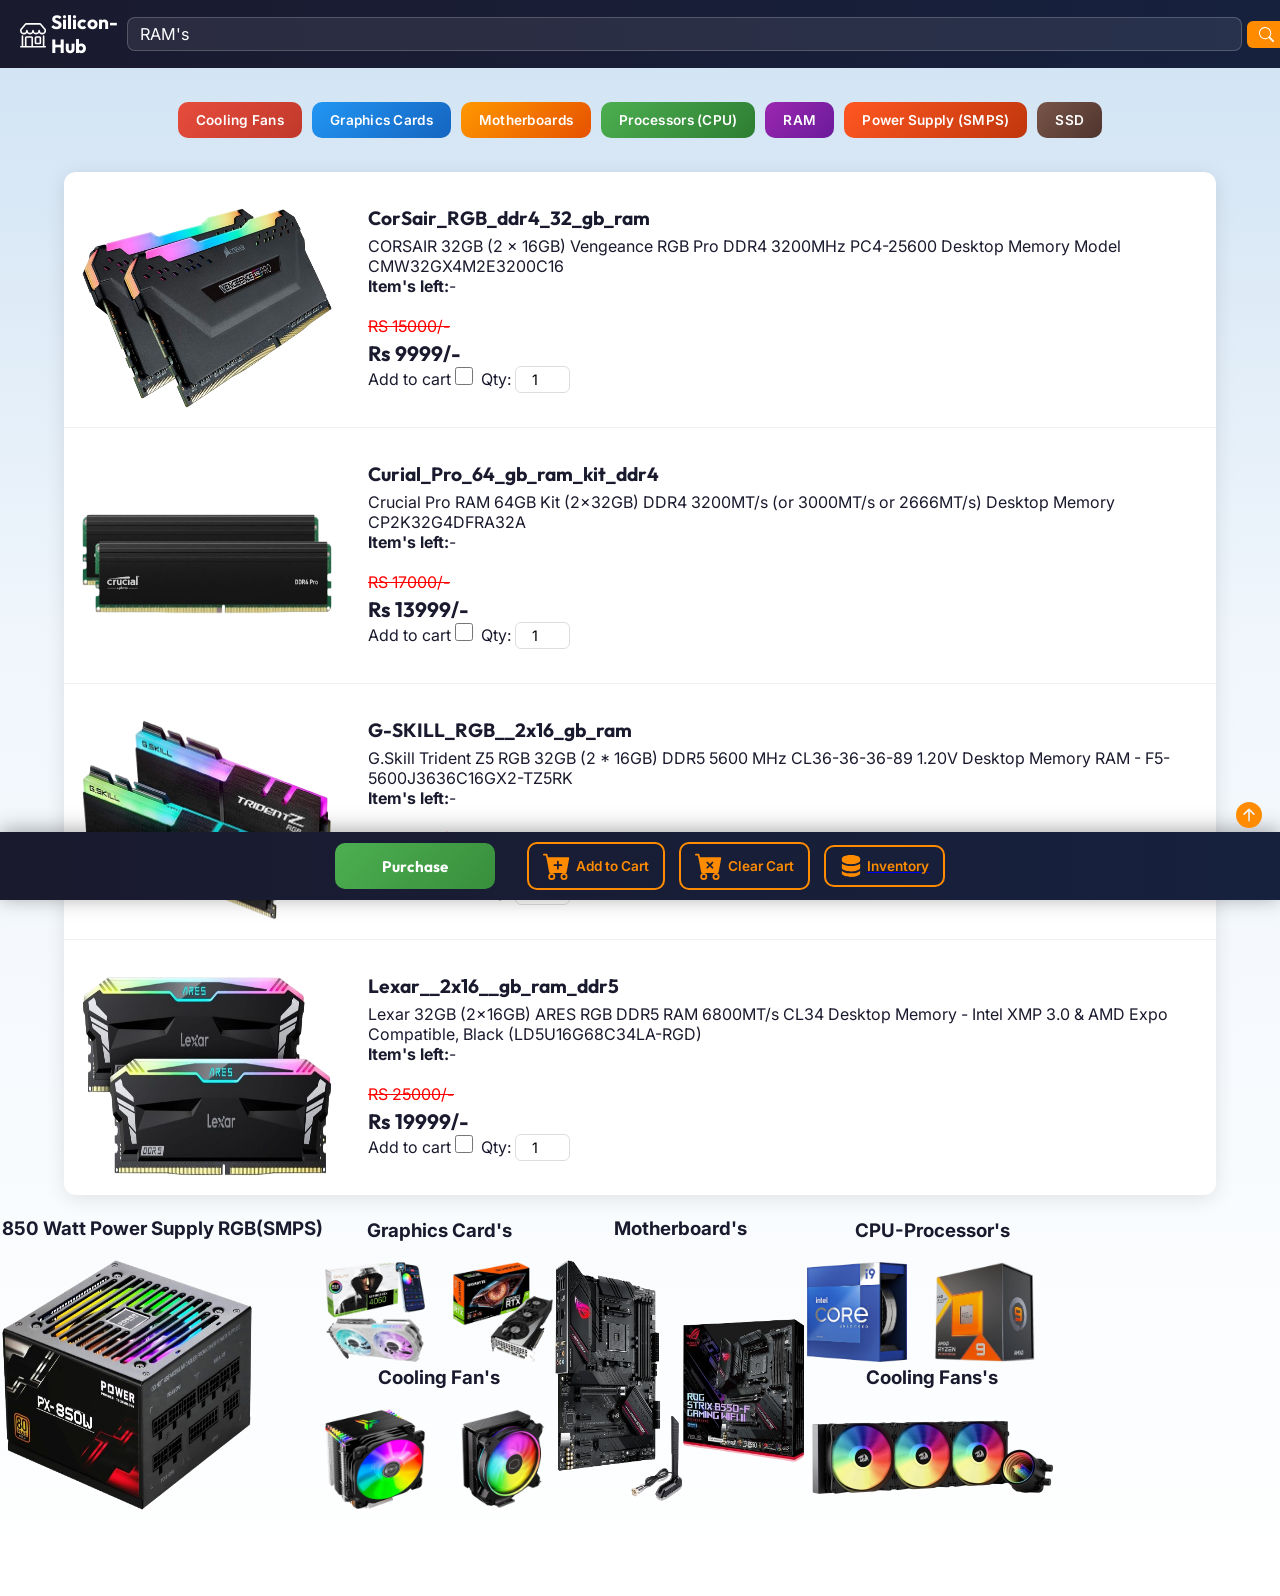
<file: pages/ram.html>
<!DOCTYPE html>
<html lang="en">
<head>

  <meta charset="UTF-8">
  <meta name="viewport" content="width=device-width, initial-scale=1.0"><title>Silicon-Hub-RAM</title>
  <link rel="stylesheet" href="../css/styles.css">
  <link rel="icon" href="../assets/images/favicon.svg" type="image/svg+xml">
  <script src="../js/main.js"></script><script>
  function addcart()
{
	var check="false";
	let cart = JSON.parse(localStorage.getItem("cart") || "[]");
	if (document.getElementById("r-1").checked)
	{
		check="true";
		var qty=document.getElementById("r-1-q").value;
		var tp;
		var p=9999;
		tp=p*qty;
		var e1 = sessionStorage.getItem("e1");
		e1=e1-qty;
		sessionStorage.setItem("e1", e1);
		output+=":CorSair_RGB_ddr4_32_gb_ram,"+qty+","+p+","+tp;
	}
	if (document.getElementById("r-2").checked)
	{
		check="true";
		var qty=document.getElementById("r-2-q").value;
		var tp;
		var p=13999;
		tp=p*qty;
		var e2 = sessionStorage.getItem("e2");
		e2=e2-qty;
		sessionStorage.setItem("e2", e2);
		output+=":Curial_Pro_64_gb_ram_kit_ddr4,"+qty+","+p+","+tp;
	}
	if (document.getElementById("r-3").checked)
	{
		check="true";
		var qty=document.getElementById("r-3-q").value;
		var tp;
		var p=17599;
		tp=p*qty;
		var e3 = sessionStorage.getItem("e3");
		e3=e3-qty;
		sessionStorage.setItem("e3", e3);
		output+=":G-SKILL_RGB__2x16_gb_ram,"+qty+","+p+","+tp;
	}
	if (document.getElementById("r-4").checked)
	{
		check = true;
		var qty=document.getElementById("r-4-q").value;
		var tp;
		var p=19999;
		tp=p*qty;
		var e4 = sessionStorage.getItem("e4");
		e4=e4-qty;
		sessionStorage.setItem("e4", e4);
		output+=":Lexar__2x16__gb_ram_ddr5,"+qty+","+p+","+tp;
	}
	if (check=="false")
	{
		erpopup('!!No choice Selected!!');
	}
	else
	{
		localStorage.setItem("cart", JSON.stringify(cart));
		popup('Items added to cart successfully');
		 
		document.getElementById("r-1").checked = false;
        document.getElementById("r-2").checked = false;
        document.getElementById("r-3").checked = false;
        document.getElementById("r-4").checked = false;
        
        document.getElementById("r-1-q").value = 1;
        document.getElementById("r-2-q").value = 1;
        document.getElementById("r-3-q").value = 1;
        document.getElementById("r-4-q").value = 1;
		
		setTimeout(function() {
		location.reload();
		}, 2500);
	}
}
</script></head><body>
  <header>
  <h1>
    <div>
      <svg xmlns="http://www.w3.org/2000/svg" width="35" height="35" fill="currentColor" class="bi bi-shop" viewbox="0 0 16 16">
        <path d="M2.97 1.35A1 1 0 0 1 3.73 1h8.54a1 1 0 0 1 .76.35l2.609 3.044A1.5 1.5 0 0 1 16 5.37v.255a2.375 2.375 0 0 1-4.25 1.458A2.37 2.37 0 0 1 9.875 8 2.37 2.37 0 0 1 8 7.083 2.37 2.37 0 0 1 6.125 8a2.37 2.37 0 0 1-1.875-.917A2.375 2.375 0 0 1 0 5.625V5.37a1.5 1.5 0 0 1 .361-.976zm1.78 4.275a1.375 1.375 0 0 0 2.75 0 .5.5 0 0 1 1 0 1.375 1.375 0 0 0 2.75 0 .5.5 0 0 1 1 0 1.375 1.375 0 1 0 2.75 0V5.37a.5.5 0 0 0-.12-.325L12.27 2H3.73L1.12 5.045A.5.5 0 0 0 1 5.37v.255a1.375 1.375 0 0 0 2.75 0 .5.5 0 0 1 1 0M1.5 8.5A.5.5 0 0 1 2 9v6h1v-5a1 1 0 0 1 1-1h3a1 1 0 0 1 1 1v5h6V9a.5.5 0 0 1 1 0v6h.5a.5.5 0 0 1 0 1H.5a.5.5 0 0 1 0-1H1V9a.5.5 0 0 1 .5-.5M4 15h3v-5H4zm5-5a1 1 0 0 1 1-1h2a1 1 0 0 1 1 1v3a1 1 0 0 1-1 1h-2a1 1 0 0 1-1-1zm3 0h-2v3h2z">
      </path></svg>
	  Silicon-Hub
	</div>
    <div>
      <input type="search" size="100" id="serch" name="Serch" value="RAM's" placeholder="eg. Computer components">
      <button onclick="return serch()" id="search-button">
        <svg xmlns="http://www.w3.org/2000/svg" width="15" height="15" fill="currentColor" class="bi bi-search" viewbox="0 0 16 16">
          <path d="M11.742 10.344a6.5 6.5 0 1 0-1.397 1.398h-.001q.044.06.098.115l3.85 3.85a1 1 0 0 0 1.415-1.414l-3.85-3.85a1 1 0 0 0-.115-.1zM12 6.5a5.5 5.5 0 1 1-11 0 5.5 5.5 0 0 1 11 0"></path>
        </svg>
      </button>
    </div>  
    <div>
      <button onclick="return cart()" id="cart">
        <svg xmlns="http://www.w3.org/2000/svg" width="30" height="30" fill="currentColor" class="bi bi-cart4" viewbox="0 0 16 16">
          <path d="M0 2.5A.5.5 0 0 1 .5 2H2a.5.5 0 0 1 .485.379L2.89 4H14.5a.5.5 0 0 1 .485.621l-1.5 6A.5.5 0 0 1 13 11H4a.5.5 0 0 1-.485-.379L1.61 3H.5a.5.5 0 0 1-.5-.5M3.14 5l.5 2H5V5zM6 5v2h2V5zm3 0v2h2V5zm3 0v2h1.36l.5-2zm1.11 3H12v2h.61zM11 8H9v2h2zM8 8H6v2h2zM5 8H3.89l.5 2H5zm0 5a1 1 0 1 0 0 2 1 1 0 0 0 0-2m-2 1a2 2 0 1 1 4 0 2 2 0 0 1-4 0m9-1a1 1 0 1 0 0 2 1 1 0 0 0 0-2m-2 1a2 2 0 1 1 4 0 2 2 0 0 1-4 0"></path>
        </svg> Cart
      </button>
	  &nbsp;
	  <a href="../index.html">
        <svg xmlns="http://www.w3.org/2000/svg" width="30" height="30" fill="currentColor" class="bi bi-house-door-fill" viewBox="0 0 16 16">
            <path d="M6.5 14.5v-3.505c0-.245.25-.495.5-.495h2c.25 0 .5.25.5.5v3.5a.5.5 0 0 0 .5.5h4a.5.5 0 0 0 .5-.5v-7a.5.5 0 0 0-.146-.354L13 5.793V2.5a.5.5 0 0 0-.5-.5h-1a.5.5 0 0 0-.5.5v1.293L8.354 1.146a.5.5 0 0 0-.708 0l-6 6A.5.5 0 0 0 1.5 7.5v7a.5.5 0 0 0 .5.5h4a.5.5 0 0 0 .5-.5"/>
        </svg>
    </a>
    </div>
  </h1>
  </header>
<br>
<div class="navcont">
  <div><a href="cooling-fans.html"><input class="link fan" value="Cooling Fans" type="button"></a></div>
  <div><a href="graphic-cards.html"><input class="link graphics-card" value="Graphics Cards" type="button"></a></div>
  <div><a href="motherboards.html"><input class="link motherboard" value="Motherboards" type="button"></a></div>
  <div><a href="processors.html"><input class="link processor" value="Processors (CPU)" type="button"></a></div>
  <div><a href="ram.html"><input class="link ram" value="RAM" type="button"></a></div>
  <div><a href="power-supply.html"><input class="link smps" value="Power Supply (SMPS)" type="button"></a></div>
  <div><a href="ssd.html"><input class="link ssd" value="SSD" type="button"></a></div>
</div>
<br>
<table class="table-com">
	<tbody>
	  <tr>
		 <td>
			<br>
			<a href="../assets/images/ram/CorSair_RGB_ddr4_32_gb_ram.png" target="_blank">
			<img style="width: 250px; height: 200px;" src="../assets/images/ram/CorSair_RGB_ddr4_32_gb_ram.png" alt="CorSair_RGB_ddr4_32_gb_ram">
			</a>
			<br>
		 </td>
		 <td align="left">
			<br>
			<h2>CorSair_RGB_ddr4_32_gb_ram</h2>
			<p>CORSAIR 32GB (2 x 16GB) Vengeance RGB Pro DDR4 3200MHz PC4-25600 Desktop Memory Model CMW32GX4M2E3200C16</p>
			<b>Item's left:</b><span id="e1"></span><br><br>
			<span style="color: red; text-decoration: line-through;">RS 15000/-</span>
			<h3>Rs 9999/-</h3>
			Add to cart <input class="Add" id="r-1" type="checkbox">&nbsp; Qty: <input class="qty" id="r-1-q" min="1" max="99" value="1" type="number"><br>
			<br>
		 </td>
	  </tr>
	  <tr>
		 <td>
			<br>
			<a href="../assets/images/ram/Curial_Pro_64_gb_ram_kit_ddr4.png" target="_blank">
			<img style="width: 250px; height: 100px;" src="../assets/images/ram/Curial_Pro_64_gb_ram_kit_ddr4.png" alt="Curial_Pro_64_gb_ram_kit_ddr4">
			</a>
			<br>
		 </td>
		 <td align="left">
			<br>
			<h2>Curial_Pro_64_gb_ram_kit_ddr4</h2>
			<p>Crucial Pro RAM 64GB Kit (2x32GB) DDR4 3200MT/s (or 3000MT/s or 2666MT/s) Desktop Memory CP2K32G4DFRA32A</p>
			<b>Item's left:</b><span id="e2"></span><br><br>
			<span style="color: red; text-decoration: line-through;">RS 17000/-</span>
			<h3>Rs 13999/-</h3>
			Add to cart <input class="Add" id="r-2" type="checkbox">&nbsp; Qty: <input class="qty" id="r-2-q" min="1" max="99" value="1" type="number"><br>
			<br>
		 </td>
	  </tr>
	  <tr>
		 <td>
			<br>
			<a href="../assets/images/ram/G-SKILL_RGB__2x16_gb_ram.png" target="_blank">
			<img style="width: 250px; height: 200px;" src="../assets/images/ram/G-SKILL_RGB__2x16_gb_ram.png" alt="G-SKILL_RGB__2x16_gb_ram">
			</a>
			<br>
		 </td>
		 <td align="left">
			<br>
			<h2>G-SKILL_RGB__2x16_gb_ram</h2>
			<p>G.Skill Trident Z5 RGB 32GB (2 * 16GB) DDR5 5600 MHz CL36-36-36-89 1.20V Desktop Memory RAM - F5-5600J3636C16GX2-TZ5RK</p>
			<b>Item's left:</b><span id="e3"></span><br><br>
			<span style="color: red; text-decoration: line-through;">RS 20000/-</span>
			<h3>Rs 17599/-</h3>
			Add to cart <input class="Add" id="r-3" type="checkbox">&nbsp; Qty: <input class="qty" id="r-3-q" min="1" max="99" value="1" type="number"><br>
			<br>
		 </td>
	  </tr>
	  <tr>
		 <td>
			<br>
			<a href="../assets/images/ram/Lexar__2x16__gb_ram_ddr5.png" target="_blank">
			<img style="width: 250px; height: 200px;" src="../assets/images/ram/Lexar__2x16__gb_ram_ddr5.png" alt="Lexar__2x16__gb_ram_ddr5">
			</a>
			<br>
		 </td>
		 <td align="left">
			<br>
			<h2>Lexar__2x16__gb_ram_ddr5</h2>
			<p>Lexar 32GB (2x16GB) ARES RGB DDR5 RAM 6800MT/s CL34 Desktop Memory - Intel XMP 3.0 & AMD Expo Compatible, Black (LD5U16G68C34LA-RGD)</p>
			<b>Item's left:</b><span id="e4"></span><br><br>
			<span style="color: red; text-decoration: line-through;">RS 25000/-</span>
			<h3>Rs 19999/-</h3>
			Add to cart <input class="Add" id="r-4" type="checkbox">&nbsp; Qty: <input class="qty" id="r-4-q" min="1" max="99" value="1" type="number"><br>
			<br>
		 </td>
	  </tr>
	</tbody>
  </table>
<br>

  <table class="table-img">
   <tbody>
     <tr>
       <td>
			<h3 align="center">850 Watt Power Supply RGB(SMPS)</h3>
			<br>
            <img style="width: 250px; height: 250px;" src="../assets/images/power-supply/SMPS_POINWER_850_watt_rgb_fan.png" alt="SMPS_POINWER_850_watt_rgb_fan">
			<br>
        </td>
        <td>
			<h3 align="center">Graphics Card's</h3>
			<br>
            <img style="width: 100px; height: 100px;" src="../assets/images/graphic-cards/GLAX_GeForce_4060_8gb.png" alt="GLAX_GeForce_4060_8gb">
			&nbsp;&nbsp;&nbsp;&nbsp;&nbsp;
			<img style="width: 100px; height: 100px;" src="../assets/images/graphic-cards/GiGABYTE_3060_gta_rtx_force.png" alt="GiGABYTE_3060_gta_rtx_force-Graphics Card">
			<br>
			<h3 align="center">Cooling Fan's</h3>
			<br>
			<img style="width: 100px; height: 100px;" src="../assets/images/cooling-fans/JONSBO_RGB_cooling_Fan.png" alt="JONSBO_RGB_cooling_Fan">
			&nbsp;&nbsp;&nbsp;&nbsp;&nbsp;
			<img style="width: 100px; height: 100px;" src="../assets/images/cooling-fans/RGB_cpu_cooling_fan.png" alt="RGB_cpu_cooling_fan">
			<br>
        </td>
        <td>
			<h3 align="center">Motherboard's</h3>
			<br>
            <img style="width: 250px; height: 250px;" src="../assets/images/motherboards/Asus_ROG_Gaming.png" alt="Asus_ROG_Gaming_mother_bord">
			<br>
        </td>
        <td>
			<h3 align="center">CPU-Processor's</h3>
			<br>
            <img style="width: 100px; height: 100px;" src="../assets/images/processors/i9_24core.png" alt="i9_24core_Processor">
			&nbsp;&nbsp;&nbsp;&nbsp;&nbsp;
            <img style="width: 100px; height: 100px;" src="../assets/images/processors/AMD_Ryzen_9.png" alt="AMD_Ryzen_9_Processor">
			<br>
			<h3 align="center">Cooling Fans's</h3>
			<br>
			<img style="width: 250px; height: 100px;" src="../assets/images/cooling-fans/Reddragon_RGB_3+1_cooling_fan.png" alt="Reddragon_RGB_3+1_cooling_fan">

			<br>
       </td>
      </tr>
    </tbody>
  </table>
  <br>
 <div class="navbar">
  <input value="Purchase" class="buy" onclick="return buy()" type="button">
  &nbsp;
  <button onclick="return addcart()" id="btn-addcart">
    <svg xmlns="http://www.w3.org/2000/svg" width="28" height="28" fill="currentColor" viewBox="0 0 16 16"><path d="M.5 1a.5.5 0 0 0 0 1h1.11l.401 1.607 1.498 7.985A.5.5 0 0 0 4 12h1a2 2 0 1 0 0 4 2 2 0 0 0 0-4h7a2 2 0 1 0 0 4 2 2 0 0 0 0-4h1a.5.5 0 0 0 .491-.408l1.5-8A.5.5 0 0 0 14.5 3H2.89l-.405-1.621A.5.5 0 0 0 2 1zM6 14a1 1 0 1 1-2 0 1 1 0 0 1 2 0m7 0a1 1 0 1 1-2 0 1 1 0 0 1 2 0M9 5.5V7h1.5a.5.5 0 0 1 0 1H9v1.5a.5.5 0 0 1-1 0V8H6.5a.5.5 0 0 1 0-1H8V5.5a.5.5 0 0 1 1 0"/></svg> Add to Cart
  </button>
  <button onclick="return clrcart()" id="btn-clrcart">
    <svg xmlns="http://www.w3.org/2000/svg" width="28" height="28" fill="currentColor" viewBox="0 0 16 16"><path d="M.5 1a.5.5 0 0 0 0 1h1.11l.401 1.607 1.498 7.985A.5.5 0 0 0 4 12h1a2 2 0 1 0 0 4 2 2 0 0 0 0-4h7a2 2 0 1 0 0 4 2 2 0 0 0 0-4h1a.5.5 0 0 0 .491-.408l1.5-8A.5.5 0 0 0 14.5 3H2.89l-.405-1.621A.5.5 0 0 0 2 1zM6 14a1 1 0 1 1-2 0 1 1 0 0 1 2 0m7 0a1 1 0 1 1-2 0 1 1 0 0 1 2 0M7.354 5.646 8.5 6.793l1.146-1.147a.5.5 0 0 1 .708.708L9.207 7.5l1.147 1.146a.5.5 0 0 1-.708.708L8.5 8.207 7.354 9.354a.5.5 0 1 1-.708-.708L7.793 7.5 6.646 6.354a.5.5 0 1 1 .708-.708"/></svg> Clear Cart
  </button>
  <a href="inventory.html"><button id="btn-inventory">
    <svg xmlns="http://www.w3.org/2000/svg" width="22" height="22" fill="currentColor" viewBox="0 0 16 16"><path d="M1.333 2.667C1.333 1.194 4.318 0 8 0s6.667 1.194 6.667 2.667V4c0 1.473-2.985 2.667-6.667 2.667S1.333 5.473 1.333 4z"/><path d="M1.333 6.334v3C1.333 10.805 4.318 12 8 12s6.667-1.194 6.667-2.667V6.334a6.5 6.5 0 0 1-1.458.79C11.81 7.684 9.967 8 8 8s-3.809-.317-5.208-.876a6.5 6.5 0 0 1-1.458-.79z"/><path d="M14.667 11.668a6.5 6.5 0 0 1-1.458.789c-1.4.56-3.242.876-5.21.876-1.966 0-3.809-.316-5.208-.876a6.5 6.5 0 0 1-1.458-.79v1.666C1.333 14.806 4.318 16 8 16s6.667-1.194 6.667-2.667z"/></svg>
    Inventory
  </button></a>
  <a id="backToTopBtn" role="button">
    <svg xmlns="http://www.w3.org/2000/svg" width="26" height="26" fill="currentColor" viewBox="0 0 16 16"><path d="M16 8A8 8 0 1 0 0 8a8 8 0 0 0 16 0m-7.5 3.5a.5.5 0 0 1-1 0V5.707L5.354 7.854a.5.5 0 1 1-.708-.708l3-3a.5.5 0 0 1 .708 0l3 3a.5.5 0 0 1-.708.708L8.5 5.707z"/></svg>
  </a>
</div><br><br><br>
<script src="../js/main.js"></script>
<script>
  document.getElementById('backToTopBtn').onclick = function () {
    window.scrollTo({ top: 0, behavior: 'smooth' }); return false;
  };
  ['e1','e2','e3','e4'].forEach(function(id) {
    document.getElementById(id).textContent = sessionStorage.getItem(id) || '-';
  });
</script>
</body></html>
</file>
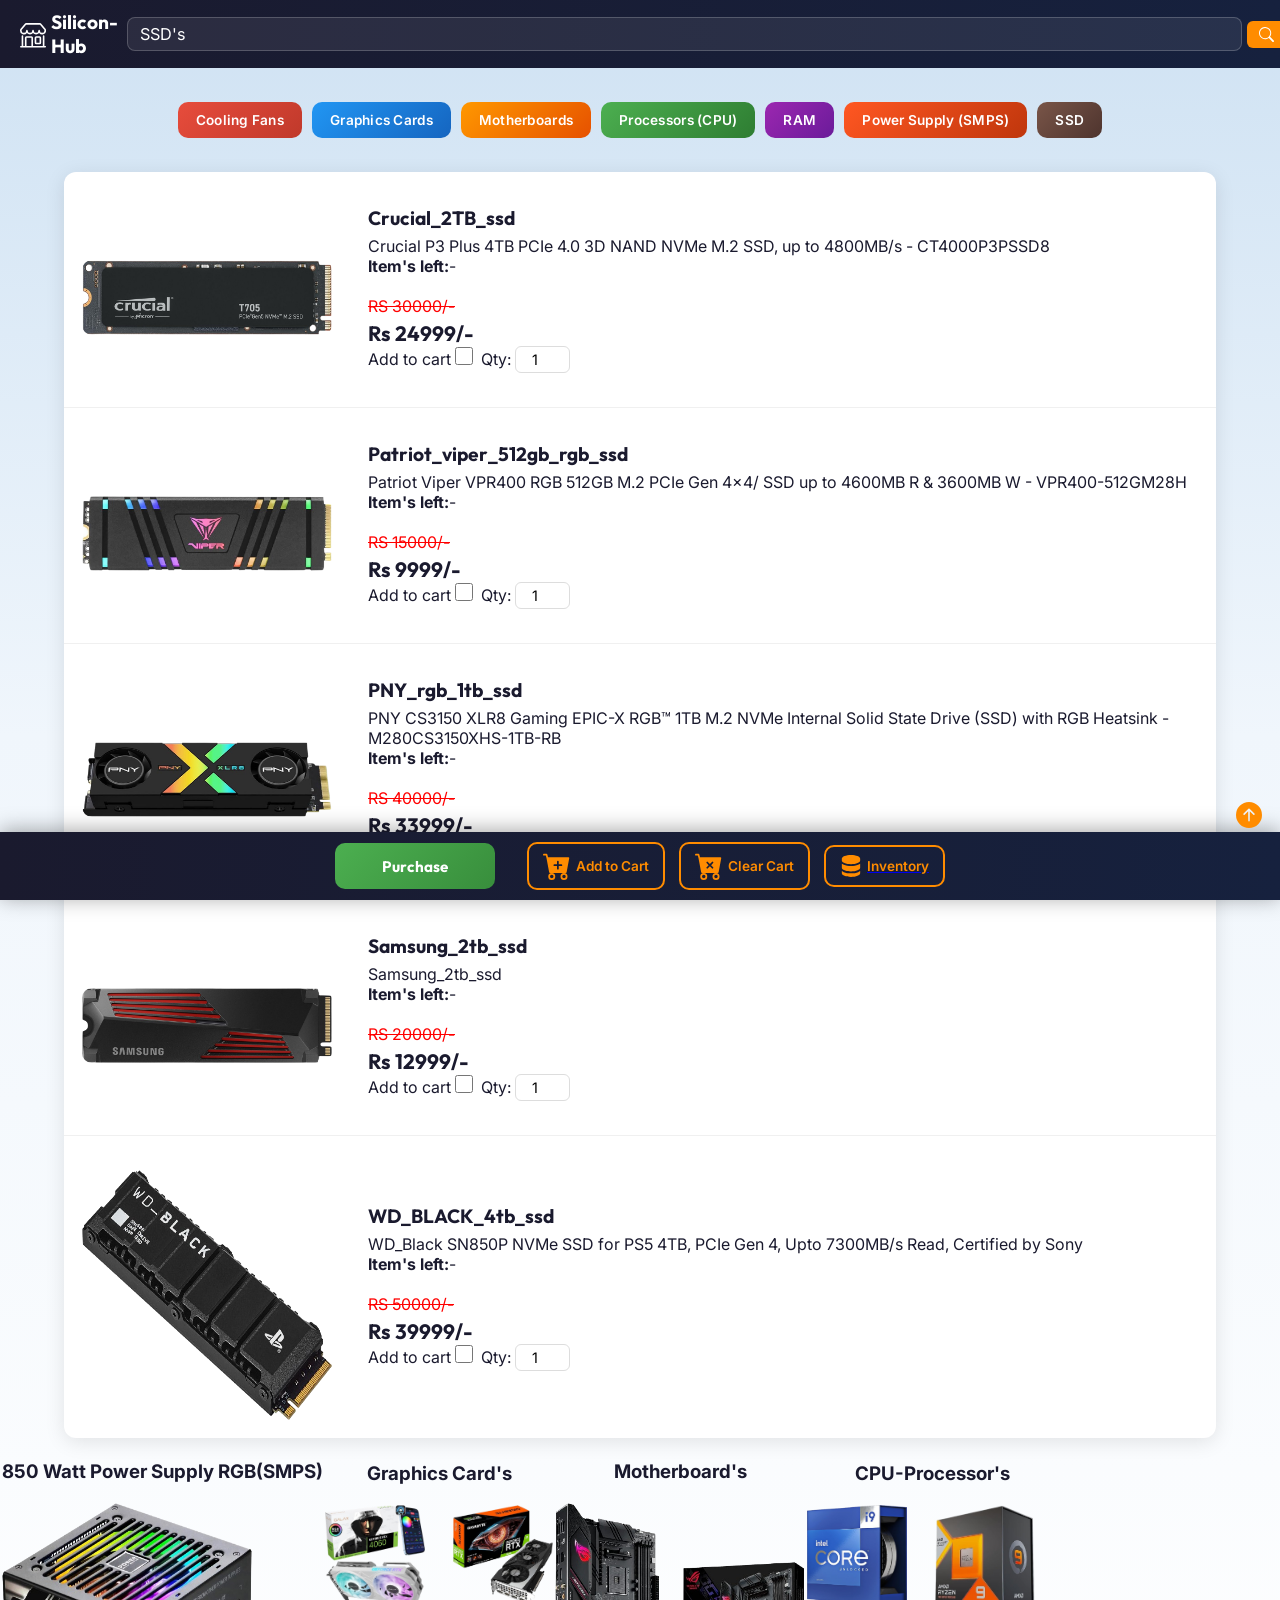
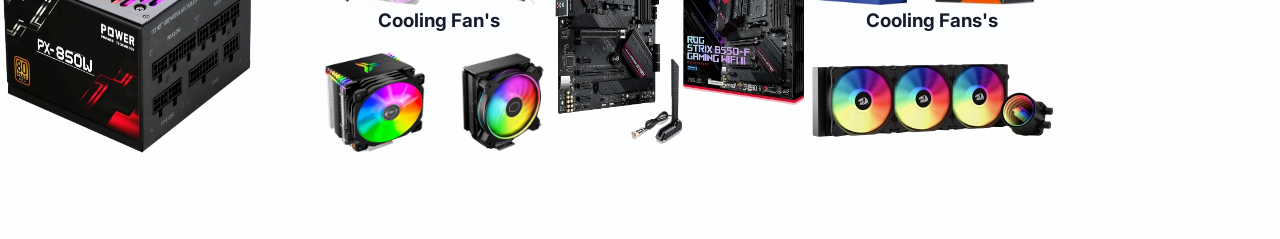
<file: pages/ssd.html>
<!DOCTYPE html>
<html lang="en">
<head>

  <meta charset="UTF-8">
  <meta name="viewport" content="width=device-width, initial-scale=1.0"><title>Silicon-Hub-SSD</title>
  <link rel="stylesheet" href="../css/styles.css">
  <link rel="icon" href="../assets/images/favicon.svg" type="image/svg+xml">
  <script src="../js/main.js"></script><script>
  function addcart()
{
	var check="false";
	let cart = JSON.parse(localStorage.getItem("cart") || "[]");
	if (document.getElementById("ssd-1").checked)
	{
		check="true";
		var qty=document.getElementById("ssd-1-q").value;
		var tp;
		var p=24999;
		tp=p*qty;
		var g1 = sessionStorage.getItem("g1");
		g1=g1-qty;
		sessionStorage.setItem("g1", g1);
		output+=":Crucial_2TB_ssd,"+qty+","+p+","+tp;
	}
	if (document.getElementById("ssd-2").checked)
	{
		check="true";
		var qty=document.getElementById("ssd-2-q").value;
		var tp;
		var p=9999;
		tp=p*qty;
		var g2 = sessionStorage.getItem("g2");
		g2=g2-qty;
		sessionStorage.setItem("g2", g2);
		output+=":Patriot_viper_512gb_rgb_ssd,"+qty+","+p+","+tp;
	}
	if (document.getElementById("ssd-3").checked)
	{
		check="true";
		var qty=document.getElementById("ssd-3-q").value;
		var tp;
		var p=33999;
		tp=p*qty;
		var g3 = sessionStorage.getItem("g3");
		g3=g3-qty;
		sessionStorage.setItem("g3", g3);
		output+=":PNY_rgb_1tb_ssd,"+qty+","+p+","+tp;
	}
	if (document.getElementById("ssd-4").checked)
	{
		check="true";
		var qty=document.getElementById("ssd-4-q").value;
		var tp;
		var p=12999;
		tp=p*qty;
		var g4 = sessionStorage.getItem("g4");
		g4=g4-qty;
		sessionStorage.setItem("g4", g4);
		output+=":Samsung_2tb_ssd,"+qty+","+p+","+tp;
	}
	if (document.getElementById("ssd-5").checked)
	{
		check="true";
		var qty=document.getElementById("ssd-5-q").value;
		var tp;
		var p=39999;
		tp=p*qty;
		var g5 = sessionStorage.getItem("g5");
		g5=g5-qty;
		sessionStorage.setItem("g5", g5);
		output+=":WD_BLACK_4tb_ssd,"+qty+","+p+","+tp;
	}
	if (check=="false")
	{
		erpopup('!!No choice Selected!!');
	}
	else
	{
		localStorage.setItem("cart", JSON.stringify(cart));
		popup('Items added to cart successfully');
		
        document.getElementById("ssd-1").checked = false;
        document.getElementById("ssd-2").checked = false;
        document.getElementById("ssd-3").checked = false;
        document.getElementById("ssd-4").checked = false;
        document.getElementById("ssd-5").checked = false;

        document.getElementById("ssd-1-q").value = 1;
        document.getElementById("ssd-2-q").value = 1;
        document.getElementById("ssd-3-q").value = 1;
        document.getElementById("ssd-4-q").value = 1;
        document.getElementById("ssd-5-q").value = 1;
		
		setTimeout(function() {
		location.reload();
		}, 2500);
	}
}
</script></head><body>
  <header>
  <h1>
    <div>
      <svg xmlns="http://www.w3.org/2000/svg" width="35" height="35" fill="currentColor" class="bi bi-shop" viewbox="0 0 16 16">
        <path d="M2.97 1.35A1 1 0 0 1 3.73 1h8.54a1 1 0 0 1 .76.35l2.609 3.044A1.5 1.5 0 0 1 16 5.37v.255a2.375 2.375 0 0 1-4.25 1.458A2.37 2.37 0 0 1 9.875 8 2.37 2.37 0 0 1 8 7.083 2.37 2.37 0 0 1 6.125 8a2.37 2.37 0 0 1-1.875-.917A2.375 2.375 0 0 1 0 5.625V5.37a1.5 1.5 0 0 1 .361-.976zm1.78 4.275a1.375 1.375 0 0 0 2.75 0 .5.5 0 0 1 1 0 1.375 1.375 0 0 0 2.75 0 .5.5 0 0 1 1 0 1.375 1.375 0 1 0 2.75 0V5.37a.5.5 0 0 0-.12-.325L12.27 2H3.73L1.12 5.045A.5.5 0 0 0 1 5.37v.255a1.375 1.375 0 0 0 2.75 0 .5.5 0 0 1 1 0M1.5 8.5A.5.5 0 0 1 2 9v6h1v-5a1 1 0 0 1 1-1h3a1 1 0 0 1 1 1v5h6V9a.5.5 0 0 1 1 0v6h.5a.5.5 0 0 1 0 1H.5a.5.5 0 0 1 0-1H1V9a.5.5 0 0 1 .5-.5M4 15h3v-5H4zm5-5a1 1 0 0 1 1-1h2a1 1 0 0 1 1 1v3a1 1 0 0 1-1 1h-2a1 1 0 0 1-1-1zm3 0h-2v3h2z">
      </path></svg>
	  Silicon-Hub
	</div>
    <div>
      <input type="search" size="100" id="serch" name="Serch" value="SSD's" placeholder="eg. Computer components">
      <button onclick="return serch()" id="search-button">
        <svg xmlns="http://www.w3.org/2000/svg" width="15" height="15" fill="currentColor" class="bi bi-search" viewbox="0 0 16 16">
          <path d="M11.742 10.344a6.5 6.5 0 1 0-1.397 1.398h-.001q.044.06.098.115l3.85 3.85a1 1 0 0 0 1.415-1.414l-3.85-3.85a1 1 0 0 0-.115-.1zM12 6.5a5.5 5.5 0 1 1-11 0 5.5 5.5 0 0 1 11 0"></path>
        </svg>
      </button>
    </div>  
    <div>
      <button onclick="return cart()" id="cart">
        <svg xmlns="http://www.w3.org/2000/svg" width="30" height="30" fill="currentColor" class="bi bi-cart4" viewbox="0 0 16 16">
          <path d="M0 2.5A.5.5 0 0 1 .5 2H2a.5.5 0 0 1 .485.379L2.89 4H14.5a.5.5 0 0 1 .485.621l-1.5 6A.5.5 0 0 1 13 11H4a.5.5 0 0 1-.485-.379L1.61 3H.5a.5.5 0 0 1-.5-.5M3.14 5l.5 2H5V5zM6 5v2h2V5zm3 0v2h2V5zm3 0v2h1.36l.5-2zm1.11 3H12v2h.61zM11 8H9v2h2zM8 8H6v2h2zM5 8H3.89l.5 2H5zm0 5a1 1 0 1 0 0 2 1 1 0 0 0 0-2m-2 1a2 2 0 1 1 4 0 2 2 0 0 1-4 0m9-1a1 1 0 1 0 0 2 1 1 0 0 0 0-2m-2 1a2 2 0 1 1 4 0 2 2 0 0 1-4 0"></path>
        </svg> Cart
      </button>
	  &nbsp;
	  <a href="../index.html">
        <svg xmlns="http://www.w3.org/2000/svg" width="30" height="30" fill="currentColor" class="bi bi-house-door-fill" viewBox="0 0 16 16">
            <path d="M6.5 14.5v-3.505c0-.245.25-.495.5-.495h2c.25 0 .5.25.5.5v3.5a.5.5 0 0 0 .5.5h4a.5.5 0 0 0 .5-.5v-7a.5.5 0 0 0-.146-.354L13 5.793V2.5a.5.5 0 0 0-.5-.5h-1a.5.5 0 0 0-.5.5v1.293L8.354 1.146a.5.5 0 0 0-.708 0l-6 6A.5.5 0 0 0 1.5 7.5v7a.5.5 0 0 0 .5.5h4a.5.5 0 0 0 .5-.5"/>
        </svg>
    </a>
    </div>
  </h1>
  </header>
<br>
<div class="navcont">
  <div><a href="cooling-fans.html"><input class="link fan" value="Cooling Fans" type="button"></a></div>
  <div><a href="graphic-cards.html"><input class="link graphics-card" value="Graphics Cards" type="button"></a></div>
  <div><a href="motherboards.html"><input class="link motherboard" value="Motherboards" type="button"></a></div>
  <div><a href="processors.html"><input class="link processor" value="Processors (CPU)" type="button"></a></div>
  <div><a href="ram.html"><input class="link ram" value="RAM" type="button"></a></div>
  <div><a href="power-supply.html"><input class="link smps" value="Power Supply (SMPS)" type="button"></a></div>
  <div><a href="ssd.html"><input class="link ssd" value="SSD" type="button"></a></div>
</div>
<br>

<table class="table-com">
	<tbody>
	  <tr>
		 <td>
			<br>
			<a href="../assets/images/ssd/Crucial_2TB_ssd.png" target="_blank">
			<img style="width: 250px; height:75px;" src="../assets/images/ssd/Crucial_2TB_ssd.png" alt="Crucial_2TB_ssd">
			</a>
			<br>
		 </td>
		 <td align="left">
			<br>
			<h2>Crucial_2TB_ssd</h2>
			<p>Crucial P3 Plus 4TB PCIe 4.0 3D NAND NVMe M.2 SSD, up to 4800MB/s - CT4000P3PSSD8</p>
			<b>Item's left:</b><span id="g1"></span><br><br>
			<span style="color: red; text-decoration: line-through;">RS 30000/-</span>
			<h3>Rs 24999/-</h3>
			Add to cart <input class="Add" id="ssd-1" name="ssd-1" value="ssd-1" type="checkbox">&nbsp; Qty: <input class="qty" id="ssd-1-q" maxlength="2" size="3" name="ssd-1-q" value="1" type="number"><br>
			<br>
		 </td>
	  </tr>
	  <tr>
		 <td>
			<br>
			<a href="../assets/images/ssd/Patriot_viper_512gb_rgb_ssd.png" target="_blank">
			<img style="width: 250px; height:75px;" src="../assets/images/ssd/Patriot_viper_512gb_rgb_ssd.png" alt="Patriot_viper_512gb_rgb_ssd">
			</a>
			<br>
		 </td>
		 <td align="left">
			<br>
			<h2>Patriot_viper_512gb_rgb_ssd</h2>
			<p>Patriot Viper VPR400 RGB 512GB M.2 PCIe Gen 4x4/ SSD up to 4600MB R & 3600MB W - VPR400-512GM28H</p>
			<b>Item's left:</b><span id="g2"></span><br><br>
			<span style="color: red; text-decoration: line-through;">RS 15000/-</span>
			<h3>Rs 9999/-</h3>
			Add to cart <input class="Add" id="ssd-2" name="ssd-2" value="ssd-2" type="checkbox">&nbsp; Qty: <input class="qty" id="ssd-2-q" maxlength="2" size="3" name="ssd-2-q" value="1" type="number"><br>
			<br>
		 </td>
	  </tr>
	  <tr>
		 <td>
			<br>
			<a href="../assets/images/ssd/PNY_rgb_1tb_ssd.png" target="_blank">
			<img style="width: 250px; height:75px;" src="../assets/images/ssd/PNY_rgb_1tb_ssd.png" alt="PNY_rgb_1tb_ssd">
			</a>
			<br>
		 </td>
		 <td align="left">
			<br>
			<h2>PNY_rgb_1tb_ssd</h2>
			<p>PNY CS3150 XLR8 Gaming EPIC-X RGB™ 1TB M.2 NVMe Internal Solid State Drive (SSD) with RGB Heatsink - M280CS3150XHS-1TB-RB</p>
			<b>Item's left:</b><span id="g3"></span><br><br>
			<span style="color: red; text-decoration: line-through;">RS 40000/-</span>
			<h3>Rs 33999/-</h3>
			Add to cart <input class="Add" id="ssd-3" name="ssd-3" value="ssd-3" type="checkbox">&nbsp; Qty: <input class="qty" id="ssd-3-q" maxlength="2" size="3" name="ssd-3-q" value="1" type="number"><br>
			<br>
		 </td>
	  </tr>
	  <tr>
		 <td>
			<br>
			<a href="../assets/images/ssd/Samsung_2tb_ssd.png" target="_blank">
			<img style="width: 250px; height:75px;" src="../assets/images/ssd/Samsung_2tb_ssd.png" alt="Samsung_2tb_ssd">
			</a>
			<br>
		 </td>
		 <td align="left">
			<br>
			<h2>Samsung_2tb_ssd</h2>
			<p>Samsung_2tb_ssd</p>
			<b>Item's left:</b><span id="g4"></span><br><br>
			<span style="color: red; text-decoration: line-through;">RS 20000/-</span>
			<h3>Rs 12999/-</h3>
			Add to cart <input class="Add" id="ssd-4" name="ssd-4" value="ssd-4" type="checkbox">&nbsp; Qty: <input class="qty" id="ssd-4-q" maxlength="2" size="3" name="ssd-4-q" value="1" type="number"><br>
			<br>
		 </td>
	  </tr>
	  <tr>
		 <td>
			<br>
			<a href="../assets/images/ssd/WD_BLACK_4tb_ssd.png" target="_blank">
			<img style="width: 250px; height:250px;" src="../assets/images/ssd/WD_BLACK_4tb_ssd.png" alt="WD_BLACK_4tb_ssd">
			</a>
			<br>
		 </td>
		 <td align="left">
			<br>
			<h2>WD_BLACK_4tb_ssd</h2>
			<p>WD_Black SN850P NVMe SSD for PS5 4TB, PCIe Gen 4, Upto 7300MB/s Read, Certified by Sony</p>
			<b>Item's left:</b><span id="g5"></span><br><br>
			<span style="color: red; text-decoration: line-through;">RS 50000/-</span>
			<h3>Rs 39999/-</h3>
			Add to cart <input class="Add" id="ssd-5" name="ssd-5" value="ssd-5" type="checkbox">&nbsp; Qty: <input class="qty" id="ssd-5-q" maxlength="2" size="3" name="ssd-5-q" value="1" type="number"><br>
			<br>
		 </td>
	  </tr>
	</tbody>
  </table>
<br>

  <table class="table-img">
   <tbody>
     <tr>
       <td>
			<h3 align="center">850 Watt Power Supply RGB(SMPS)</h3>
			<br>
            <img style="width: 250px; height: 250px;" src="../assets/images/power-supply/SMPS_POINWER_850_watt_rgb_fan.png" alt="SMPS_POINWER_850_watt_rgb_fan">
			<br>
        </td>
        <td>
			<h3 align="center">Graphics Card's</h3>
			<br>
            <img style="width: 100px; height: 100px;" src="../assets/images/graphic-cards/GLAX_GeForce_4060_8gb.png" alt="GLAX_GeForce_4060_8gb">
			&nbsp;&nbsp;&nbsp;&nbsp;&nbsp;
			<img style="width: 100px; height: 100px;" src="../assets/images/graphic-cards/GiGABYTE_3060_gta_rtx_force.png" alt="GiGABYTE_3060_gta_rtx_force-Graphics Card">
			<br>
			<h3 align="center">Cooling Fan's</h3>
			<br>
			<img style="width: 100px; height: 100px;" src="../assets/images/cooling-fans/JONSBO_RGB_cooling_Fan.png" alt="JONSBO_RGB_cooling_Fan">
			&nbsp;&nbsp;&nbsp;&nbsp;&nbsp;
			<img style="width: 100px; height: 100px;" src="../assets/images/cooling-fans/RGB_cpu_cooling_fan.png" alt="RGB_cpu_cooling_fan">
			<br>
        </td>
        <td>
			<h3 align="center">Motherboard's</h3>
			<br>
            <img style="width: 250px; height: 250px;" src="../assets/images/motherboards/Asus_ROG_Gaming.png" alt="Asus_ROG_Gaming_mother_bord">
			<br>
        </td>
        <td>
			<h3 align="center">CPU-Processor's</h3>
			<br>
            <img style="width: 100px; height: 100px;" src="../assets/images/processors/i9_24core.png" alt="i9_24core_Processor">
			&nbsp;&nbsp;&nbsp;&nbsp;&nbsp;
            <img style="width: 100px; height: 100px;" src="../assets/images/processors/AMD_Ryzen_9.png" alt="AMD_Ryzen_9_Processor">
			<br>
			<h3 align="center">Cooling Fans's</h3>
			<br>
			<img style="width: 250px; height: 100px;" src="../assets/images/cooling-fans/Reddragon_RGB_3+1_cooling_fan.png" alt="Reddragon_RGB_3+1_cooling_fan">

			<br>
       </td>
      </tr>
    </tbody>
  </table>
  <br>
<div class="navbar">
  <input value="Purchase" class="buy" onclick="return buy()" type="button">
  &nbsp;
  <button onclick="return addcart()" id="btn-addcart">
    <svg xmlns="http://www.w3.org/2000/svg" width="28" height="28" fill="currentColor" viewBox="0 0 16 16"><path d="M.5 1a.5.5 0 0 0 0 1h1.11l.401 1.607 1.498 7.985A.5.5 0 0 0 4 12h1a2 2 0 1 0 0 4 2 2 0 0 0 0-4h7a2 2 0 1 0 0 4 2 2 0 0 0 0-4h1a.5.5 0 0 0 .491-.408l1.5-8A.5.5 0 0 0 14.5 3H2.89l-.405-1.621A.5.5 0 0 0 2 1zM6 14a1 1 0 1 1-2 0 1 1 0 0 1 2 0m7 0a1 1 0 1 1-2 0 1 1 0 0 1 2 0M9 5.5V7h1.5a.5.5 0 0 1 0 1H9v1.5a.5.5 0 0 1-1 0V8H6.5a.5.5 0 0 1 0-1H8V5.5a.5.5 0 0 1 1 0"/></svg> Add to Cart
  </button>
  <button onclick="return clrcart()" id="btn-clrcart">
    <svg xmlns="http://www.w3.org/2000/svg" width="28" height="28" fill="currentColor" viewBox="0 0 16 16"><path d="M.5 1a.5.5 0 0 0 0 1h1.11l.401 1.607 1.498 7.985A.5.5 0 0 0 4 12h1a2 2 0 1 0 0 4 2 2 0 0 0 0-4h7a2 2 0 1 0 0 4 2 2 0 0 0 0-4h1a.5.5 0 0 0 .491-.408l1.5-8A.5.5 0 0 0 14.5 3H2.89l-.405-1.621A.5.5 0 0 0 2 1zM6 14a1 1 0 1 1-2 0 1 1 0 0 1 2 0m7 0a1 1 0 1 1-2 0 1 1 0 0 1 2 0M7.354 5.646 8.5 6.793l1.146-1.147a.5.5 0 0 1 .708.708L9.207 7.5l1.147 1.146a.5.5 0 0 1-.708.708L8.5 8.207 7.354 9.354a.5.5 0 1 1-.708-.708L7.793 7.5 6.646 6.354a.5.5 0 1 1 .708-.708"/></svg> Clear Cart
  </button>
  <a href="inventory.html"><button id="btn-inventory">
    <svg xmlns="http://www.w3.org/2000/svg" width="22" height="22" fill="currentColor" viewBox="0 0 16 16"><path d="M1.333 2.667C1.333 1.194 4.318 0 8 0s6.667 1.194 6.667 2.667V4c0 1.473-2.985 2.667-6.667 2.667S1.333 5.473 1.333 4z"/><path d="M1.333 6.334v3C1.333 10.805 4.318 12 8 12s6.667-1.194 6.667-2.667V6.334a6.5 6.5 0 0 1-1.458.79C11.81 7.684 9.967 8 8 8s-3.809-.317-5.208-.876a6.5 6.5 0 0 1-1.458-.79z"/><path d="M14.667 11.668a6.5 6.5 0 0 1-1.458.789c-1.4.56-3.242.876-5.21.876-1.966 0-3.809-.316-5.208-.876a6.5 6.5 0 0 1-1.458-.79v1.666C1.333 14.806 4.318 16 8 16s6.667-1.194 6.667-2.667z"/></svg>
    Inventory
  </button></a>
  <a id="backToTopBtn" role="button">
    <svg xmlns="http://www.w3.org/2000/svg" width="26" height="26" fill="currentColor" viewBox="0 0 16 16"><path d="M16 8A8 8 0 1 0 0 8a8 8 0 0 0 16 0m-7.5 3.5a.5.5 0 0 1-1 0V5.707L5.354 7.854a.5.5 0 1 1-.708-.708l3-3a.5.5 0 0 1 .708 0l3 3a.5.5 0 0 1-.708.708L8.5 5.707z"/></svg>
  </a>
</div><br><br><br>
<script src="../js/main.js"></script>
<script>
  document.getElementById('backToTopBtn').onclick = function () {
    window.scrollTo({ top: 0, behavior: 'smooth' }); return false;
  };
  ['g1','g2','g3','g4','g5'].forEach(function(id) {
    document.getElementById(id).textContent = sessionStorage.getItem(id) || '-';
  });
</script>
</body></html>
</file>
<file: css/styles.css>
@import url('https://fonts.googleapis.com/css2?family=Inter:wght@400;500;600;700&family=Outfit:wght@400;600;700;800&display=swap');


*, *::before, *::after {
  margin: 0;
  padding: 0;
  box-sizing: border-box;
}

body {
  background: linear-gradient(180deg, #cfe2f3 0%, #f0f6fc 40%, #ffffff 100%);
  font-family: 'Inter', Arial, sans-serif;
  min-height: 100vh;
  color: #1a1a2e;
}


.site-header {
  display: flex;
  background: linear-gradient(90deg, #1a1a2e, #16213e);
  color: white;
  justify-content: space-between;
  align-items: center;
  padding: 10px 20px;
  font-family: 'Outfit', sans-serif;
  font-size: 1.2em;
  position: sticky;
  top: 0;
  z-index: 200;
  box-shadow: 0 2px 16px rgba(0,0,0,0.4);
}


h1 {
  display: flex;
  background: linear-gradient(90deg, #1a1a2e, #16213e);
  color: white;
  justify-content: space-between;
  align-items: center;
  padding: 10px 20px;
  font-family: 'Outfit', sans-serif;
  font-size: 1.2em;
}

.site-header div, h1 div {
  display: flex;
  align-items: center;
  gap: 5px;
}

.site-header .brand {
  font-weight: 800;
  font-size: 1.25em;
  letter-spacing: -0.5px;
  display: flex;
  align-items: center;
  gap: 8px;
}

.site-header input[type="search"],
h1 input[type="search"] {
  padding: 6px 12px;
  border-radius: 8px;
  border: 1px solid rgba(255,255,255,0.2);
  background: rgba(255,255,255,0.08);
  color: white;
  font-family: 'Inter', sans-serif;
  font-size: 0.85em;
  transition: background 0.2s, border-color 0.2s;
  outline: none;
}

.site-header input[type="search"]:focus,
h1 input[type="search"]:focus {
  background: rgba(255,255,255,0.15);
  border-color: #FF8C00;
}

.site-header input[type="search"]::placeholder,
h1 input[type="search"]::placeholder {
  color: rgba(255,255,255,0.5);
}

.site-header button, .site-header a,
h1 button, h1 a {
  background: none;
  border: none;
  color: white;
  cursor: pointer;
  font-size: 0.9em;
  display: flex;
  align-items: center;
  gap: 4px;
  text-decoration: none;
  transition: color 0.2s;
  font-family: 'Inter', sans-serif;
}

.site-header button:hover, .site-header a:hover,
h1 button:hover, h1 a:hover {
  color: #FF8C00;
}

#search-button {
  background-color: #FF8C00;
  border: none;
  padding: 6px 12px;
  border-radius: 6px;
  cursor: pointer;
  color: white;
  transition: background-color 0.2s, transform 0.1s;
}

#search-button:hover {
  background-color: #e07b00;
  transform: scale(1.05);
}


.navcont {
  display: flex;
  flex-wrap: wrap;
  justify-content: center;
  gap: 10px;
  padding: 14px 15px;
}

.link {
  padding: 10px 18px;
  font-family: 'Inter', sans-serif;
  font-weight: 600;
  font-size: 0.85em;
  border: none;
  border-radius: 10px;
  cursor: pointer;
  color: white;
  transition: transform 0.25s, box-shadow 0.25s, filter 0.25s;
  letter-spacing: 0.02em;
}

.link:hover {
  transform: scale(1.08) translateY(-2px);
  box-shadow: 0 6px 20px rgba(0, 0, 0, 0.25);
  filter: brightness(1.1);
}

.fan            { background: linear-gradient(135deg, #e74c3c, #c0392b); }
.graphics-card  { background: linear-gradient(135deg, #2196F3, #1565C0); }

.motherboard    { background: linear-gradient(135deg, #FF9800, #E65100); }
.processor      { background: linear-gradient(135deg, #4CAF50, #2E7D32); }
.ram            { background: linear-gradient(135deg, #9C27B0, #6A1B9A); }
.smps           { background: linear-gradient(135deg, #FF5722, #BF360C); }
.ssd            { background: linear-gradient(135deg, #795548, #4E342E); }


.table-com {
  width: 90%;
  margin: 0 auto;
  border-collapse: collapse;
  background-color: white;
  border-radius: 12px;
  overflow: hidden;
  box-shadow: 0 4px 20px rgba(0, 0, 0, 0.1);
}

.table-com td {
  padding: 14px 18px;
  border-bottom: 1px solid #f0f0f0;
  vertical-align: middle;
}

.table-com tr:last-child td {
  border-bottom: none;
}

.table-com tr:hover {
  background-color: #f8f9ff;
}

.table-com h2 {
  font-family: 'Outfit', sans-serif;
  font-size: 1.2em;
  margin-bottom: 6px;
  color: #1a1a2e;
}

.table-com h3 {
  font-family: 'Outfit', sans-serif;
  font-size: 1.3em;
  color: #1a1a2e;
  margin-top: 4px;
}

.table-com img {
  border-radius: 10px;
  transition: transform 0.3s ease, box-shadow 0.3s ease;
}

.table-com img:hover {
  transform: scale(1.05);
  box-shadow: 0 8px 24px rgba(0,0,0,0.15);
}


.product-grid {
  display: grid;
  grid-template-columns: repeat(auto-fit, minmax(220px, 1fr));
  gap: 20px;
  width: 90%;
  margin: 0 auto;
}

.product-card {
  background-color: white;
  border-radius: 12px;
  padding: 18px;
  text-align: center;
  box-shadow: 0 4px 20px rgba(0, 0, 0, 0.1);
  display: flex;
  flex-direction: column;
  justify-content: center;
  align-items: center;
  gap: 10px;
}

.product-card h3 {
  font-family: 'Outfit', sans-serif;
  font-size: 1.1em;
  color: #1a1a2e;
  margin-bottom: 5px;
}

.product-card .img-group {
  display: flex;
  flex-wrap: wrap;
  justify-content: center;
  gap: 10px;
}

.product-card img {
  border-radius: 8px;
  transition: transform 0.3s ease, box-shadow 0.3s ease;
  object-fit: contain;
}

.product-card img:hover {
  transform: scale(1.07);
  box-shadow: 0 6px 18px rgba(0,0,0,0.15);
}


.navbar {
  position: fixed;
  bottom: 0;
  width: 100%;
  background: linear-gradient(90deg, #1a1a2e, #16213e);
  padding: 10px 20px;
  display: flex;
  justify-content: center;
  align-items: center;
  gap: 14px;
  z-index: 100;
  box-shadow: 0 -2px 20px rgba(0,0,0,0.35);
}

.buy {
  background: linear-gradient(135deg, #4CAF50, #388E3C);
  color: white;
  height: 46px;
  min-width: 160px;
  padding: 10px 22px;
  font-family: 'Outfit', sans-serif;
  font-weight: 700;
  font-size: 0.95em;
  border: none;
  border-radius: 10px;
  cursor: pointer;
  transition: filter 0.2s, transform 0.2s, box-shadow 0.2s;
}

.buy:hover {
  filter: brightness(1.1);
  transform: scale(1.04);
  box-shadow: 0 0 18px rgba(76, 175, 80, 0.5);
}

.navbar button {
  background: none;
  border: 2px solid #FF8C00;
  color: #FF8C00;
  padding: 8px 14px;
  border-radius: 10px;
  cursor: pointer;
  font-family: 'Inter', sans-serif;
  font-weight: 600;
  font-size: 0.85em;
  display: flex;
  align-items: center;
  gap: 5px;
  transition: all 0.25s;
}

.navbar button:hover {
  background-color: #FF8C00;
  color: white;
  box-shadow: 0 4px 14px rgba(255,140,0,0.4);
}


.Add {
  width: 18px;
  height: 18px;
  cursor: pointer;
  accent-color: #FF8C00;
}

.qty {
  padding: 4px 6px;
  border-radius: 6px;
  border: 1px solid #ddd;
  width: 55px;
  font-family: 'Inter', sans-serif;
  font-size: 0.9em;
  text-align: center;
}

.qty:focus {
  outline: none;
  border-color: #FF8C00;
  box-shadow: 0 0 0 2px rgba(255,140,0,0.2);
}


.custom-popup {
  display: none;
  position: fixed;
  top: 50%;
  left: 50%;
  transform: translate(-50%, -50%);
  background: linear-gradient(135deg, #1a1a2e, #16213e);
  color: white;
  padding: 22px 32px;
  border-radius: 16px;
  z-index: 1000;
  box-shadow: 0 10px 40px rgba(0, 0, 0, 0.5);
  text-align: center;
  min-width: 300px;
  animation: popIn 0.25s ease;
}

@keyframes popIn {
  from { opacity: 0; transform: translate(-50%, -48%) scale(0.95); }
  to   { opacity: 1; transform: translate(-50%, -50%) scale(1); }
}

.custom-popup-header {
  display: flex;
  justify-content: space-between;
  align-items: center;
  margin-bottom: 10px;
  border-bottom: 1px solid rgba(255, 255, 255, 0.15);
  padding-bottom: 8px;
}

.left-section {
  display: flex;
  align-items: center;
  gap: 8px;
  font-family: 'Outfit', sans-serif;
  font-weight: 700;
  color: #FF8C00;
}

.close-button {
  cursor: pointer;
  font-size: 1.5em;
  color: rgba(255,255,255,0.5);
  transition: color 0.2s;
  line-height: 1;
}

.close-button:hover {
  color: #ff4d4d;
}

.custom-popup-body {
  font-size: 1em;
  padding: 10px 0 2px;
  line-height: 1.5;
}


.ercustom-popup {
  display: none;
  position: fixed;
  top: 50%;
  left: 50%;
  transform: translate(-50%, -50%);
  background: linear-gradient(135deg, #8B0000, #B22222);
  color: white;
  padding: 22px 32px;
  border-radius: 16px;
  z-index: 1000;
  box-shadow: 0 10px 40px rgba(139, 0, 0, 0.5);
  text-align: center;
  min-width: 300px;
  animation: popIn 0.25s ease;
}

.ercustom-popup-header {
  display: flex;
  justify-content: space-between;
  align-items: center;
  margin-bottom: 10px;
  border-bottom: 1px solid rgba(255, 255, 255, 0.2);
  padding-bottom: 8px;
}


.footer {
  background: linear-gradient(90deg, #1a1a2e, #16213e);
  color: white;
  padding: 36px 20px 10px;
  margin-top: 20px;
}

.footer-content {
  display: flex;
  flex-wrap: wrap;
  justify-content: space-around;
  gap: 24px;
}

.footer-section {
  flex: 1;
  min-width: 160px;
}

.footer-section h3 {
  font-family: 'Outfit', sans-serif;
  color: #FF8C00;
  margin-bottom: 12px;
  font-size: 1em;
}

.footer-section ul {
  list-style: none;
  padding: 0;
}

.footer-section li {
  margin: 7px 0;
}

.footer-section a {
  color: #aab0c8;
  text-decoration: none;
  font-size: 0.9em;
  display: flex;
  align-items: center;
  gap: 5px;
  transition: color 0.2s;
}

.footer-section a:hover {
  color: #FF8C00;
}

.footer-section p {
  color: #aab0c8;
  font-size: 0.88em;
  line-height: 1.6;
}

.footer-bottom {
  text-align: center;
  margin-top: 24px;
  padding-top: 12px;
  border-top: 1px solid rgba(255, 255, 255, 0.08);
  font-size: 0.85em;
  color: #6b7299;
}

.footer-bottom ul {
  list-style: none;
  display: flex;
  flex-wrap: wrap;
  justify-content: center;
  gap: 12px;
}

.footer-bottom a {
  color: #FF8C00;
  text-decoration: none;
  transition: opacity 0.2s;
}

.footer-bottom a:hover {
  opacity: 0.8;
}

#backToTopBtn {
  position: fixed;
  bottom: 72px;
  right: 18px;
  color: #FF8C00;
  cursor: pointer;
  z-index: 150;
  text-align: center;
  font-size: 0.65em;
  font-family: 'Inter', sans-serif;
  transition: transform 0.2s, opacity 0.2s;
  display: flex;
  flex-direction: column;
  align-items: center;
  gap: 2px;
}

#backToTopBtn:hover {
  transform: translateY(-3px);
  opacity: 0.85;
}


.animcont {
  text-align: center;
  background: linear-gradient(180deg, #1a1a2e 0%, #16213e 100%);
  padding: 28px 16px 22px;
  border-bottom: 1px solid rgba(255,140,0,0.18);
}

.anime {
  font-family: 'Outfit', sans-serif;
  font-size: 2.6em;
  font-weight: 800;
  line-height: 1.2;
  display: flex;
  justify-content: center;
  align-items: center;
  color: white;
  letter-spacing: -0.5px;
}

.text-animation {
  font-size: 1em;
  line-height: 1.2;
  color: #FF8C00;
  border-right: 3px solid #FF8C00;
  white-space: nowrap;
  overflow: hidden;
  display: inline-block;
  vertical-align: middle;
  animation: blink-caret 0.9s step-end infinite;
}

@keyframes blink-caret {
  from, to { border-color: transparent; }
  50%       { border-color: #FF8C00; }
}


.carousel {
  border-radius: 14px;
  width: 90%;
  max-width: 1200px;
  overflow: hidden;
  border: 2px solid rgba(255,140,0,0.25);
  background-color: #fff;
  margin: 18px auto;
  position: relative; 
  box-shadow: 0 4px 24px rgba(0,0,0,0.12);
}

.carousel:hover {
  box-shadow: 0 6px 32px rgba(102, 175, 233, 0.5);
}

.carousel-inner {
  display: flex;
  transition: transform 0.5s ease-in-out;
}

.carousel-item {
  min-width: 100%;
  box-sizing: border-box;
}

.carousel-item img {
  width: 100%;
  display: block;
  max-height: 340px;
  height: auto;
  object-fit: contain;
  background-color: #0a0c1a;
}

.carousel-control {
  position: absolute;
  top: 50%;
  transform: translateY(-50%);
  background-color: rgba(0, 0, 0, 0.45);
  border: none;
  color: #FF8C00;
  font-size: 1.8rem;
  padding: 10px 16px;
  cursor: pointer;
  z-index: 10;
  border-radius: 6px;
  transition: background-color 0.2s;
  line-height: 1;
}

.carousel-control:hover {
  background-color: rgba(0, 0, 0, 0.7);
}

.carousel-control.prev { left: 12px; }
.carousel-control.next { right: 12px; }


.carousel-dots {
  position: absolute;
  bottom: 10px;
  left: 50%;
  transform: translateX(-50%);
  display: flex;
  gap: 7px;
}

.carousel-dot {
  width: 8px; height: 8px;
  border-radius: 50%;
  background: rgba(255,255,255,0.5);
  cursor: pointer;
  transition: background 0.3s, transform 0.3s;
  border: none;
  padding: 0;
}

.carousel-dot.active {
  background: #FF8C00;
  transform: scale(1.25);
}


.login-container {
  background: linear-gradient(135deg, #1a1a2e, #16213e);
  border-radius: 15px;
  padding: 30px;
  box-shadow: 0 10px 30px rgba(0, 0, 0, 0.4);
}

.login-form {
  padding: 20px;
}

.login-form h2 {
  color: white;
  text-align: center;
  margin-bottom: 15px;
  font-family: 'Outfit', sans-serif;
}

#message {
  color: #FF8C00;
  text-align: center;
}

.input-group {
  display: flex;
  align-items: center;
  margin: 10px 0;
}

.input-group input {
  padding: 8px 12px;
  border-radius: 8px;
  border: 1px solid #ccc;
  font-size: 1em;
  font-family: 'Inter', sans-serif;
}

.captcha-cptacontainer {
  display: flex;
  align-items: center;
  gap: 10px;
  margin: 15px 0;
}

.cptabtn {
  background-color: #FF8C00;
  border: none;
  padding: 5px 8px;
  border-radius: 5px;
  color: white;
  cursor: pointer;
}

.cptacanvas {
  border: 1px solid #ccc;
  border-radius: 5px;
}

.cptaint {
  padding: 5px 10px;
  border-radius: 5px;
  border: 1px solid #ccc;
  font-family: 'Inter', sans-serif;
}

.lbutton {
  background-color: #FF8C00;
  color: white;
  padding: 10px 30px;
  border: none;
  border-radius: 10px;
  cursor: pointer;
  font-family: 'Outfit', sans-serif;
  font-size: 1em;
  font-weight: 700;
  margin-top: 10px;
  transition: all 0.3s;
}

.lbutton:hover {
  background-color: #e07b00;
  transform: scale(1.05);
}


.invent {
  background: linear-gradient(135deg, #3498db, #2980b9);
  color: white;
  height: 46px;
  min-width: 160px;
  padding: 10px 30px;
  text-align: center;
  text-decoration: none;
  border-radius: 12px;
  border: none;
  cursor: pointer;
  font-family: 'Outfit', sans-serif;
  font-weight: 700;
  font-size: 0.95em;
  transition: filter 0.2s, transform 0.2s, box-shadow 0.2s;
}

.invent:hover {
  filter: brightness(1.1);
  transform: scale(1.05);
  box-shadow: 0 0 18px rgba(52, 152, 219, 0.5);
}


@media (max-width: 768px) {
  .site-header, h1 {
    flex-wrap: wrap;
    gap: 8px;
    padding: 10px 12px;
  }

  h1 input[type="search"],
  .site-header input[type="search"] {
    width: 100%;
    font-size: 0.8em;
  }

  .anime { font-size: 1.8em; }

  .carousel-item img { height: auto; }

  .table-com, .table-img {
    width: 98%;
  }

  .buy { min-width: 100px; padding: 8px 12px; font-size: 0.85em; }

  .invent { width: auto; min-width: 120px; padding: 10px 16px; }
}
</file>
